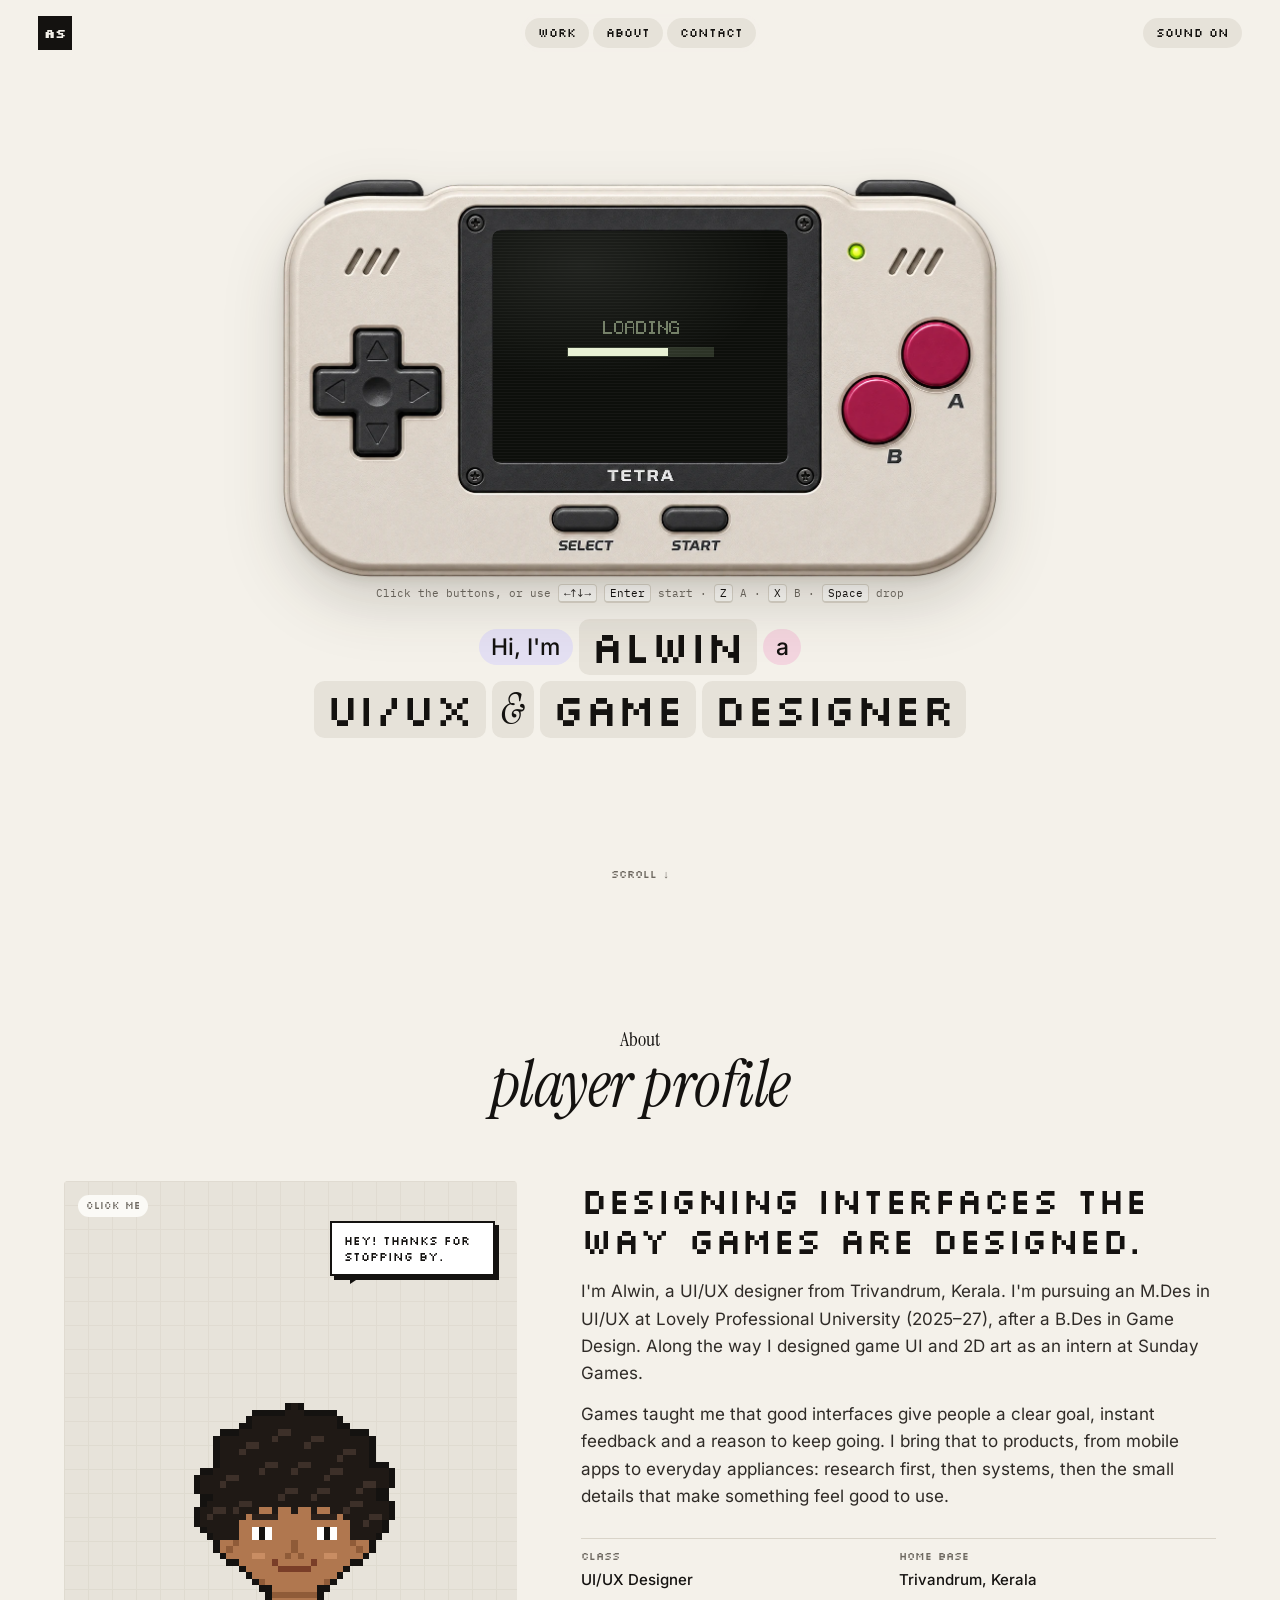
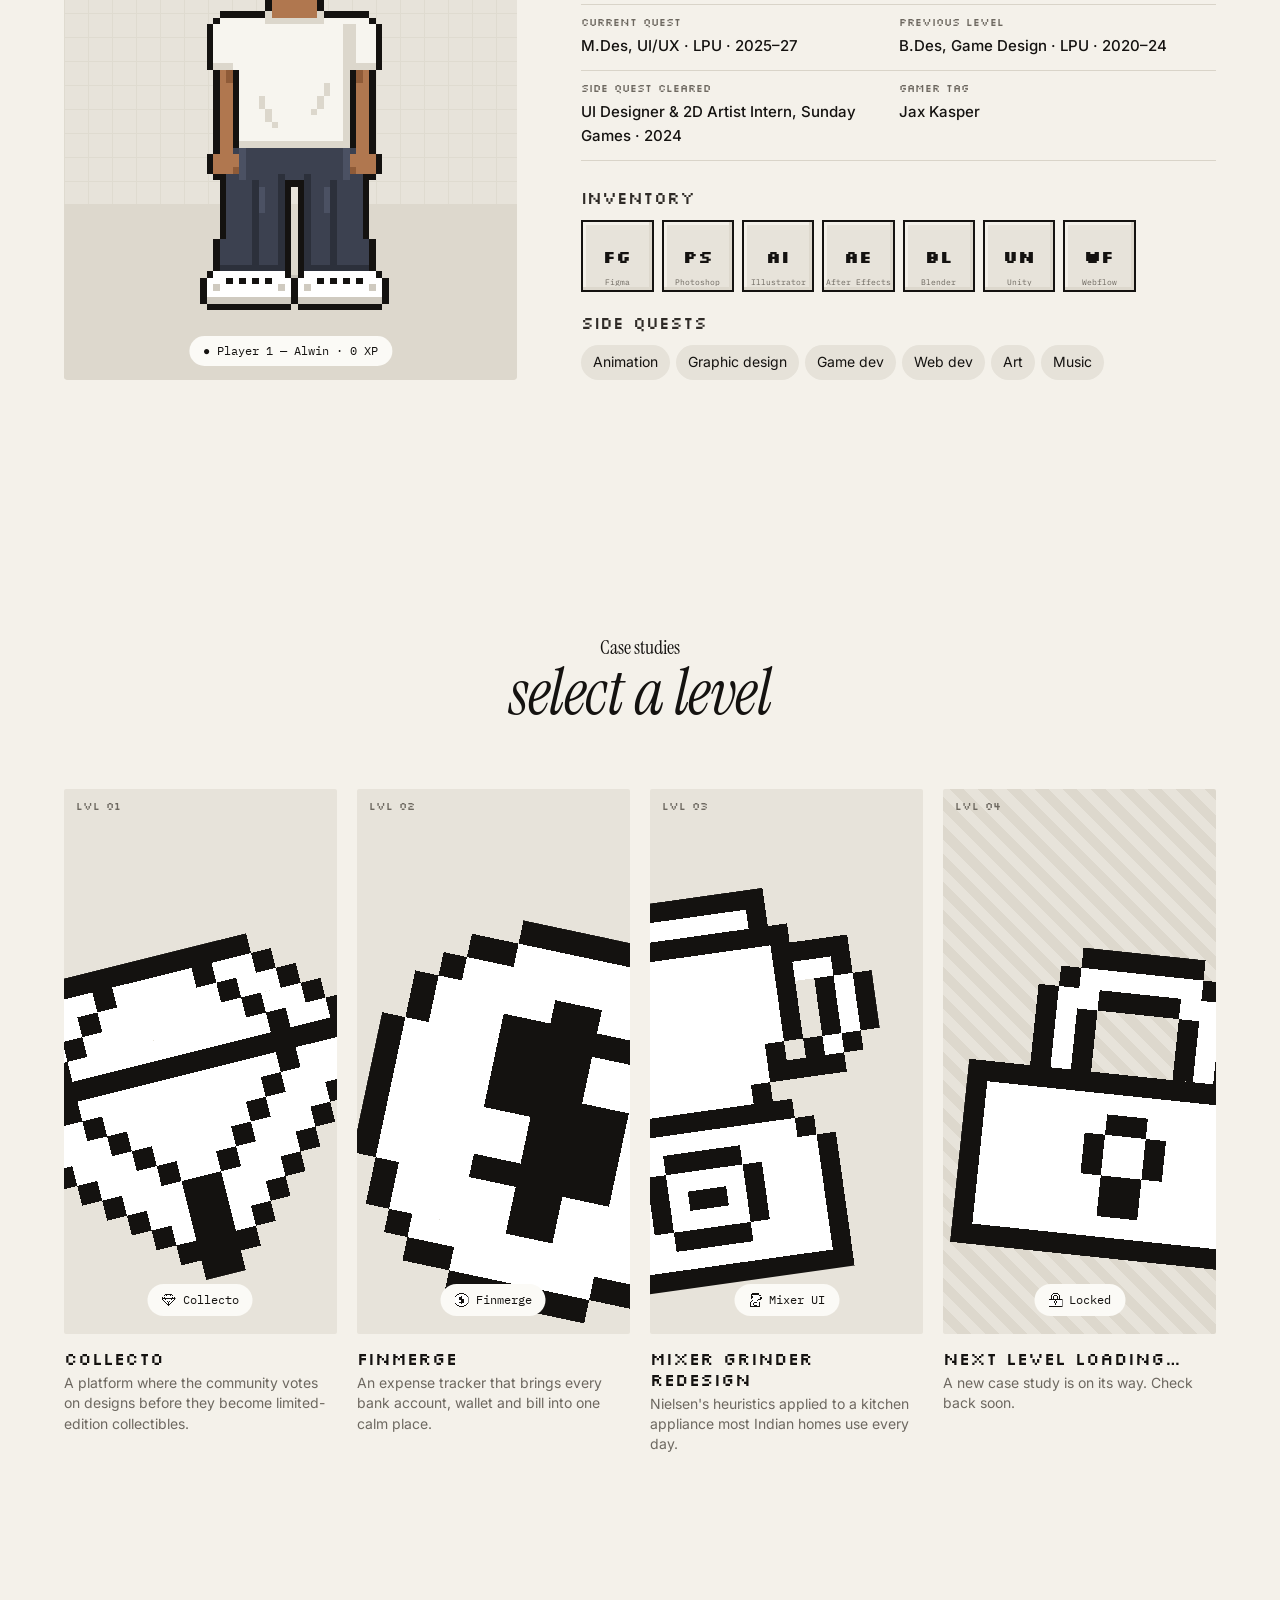
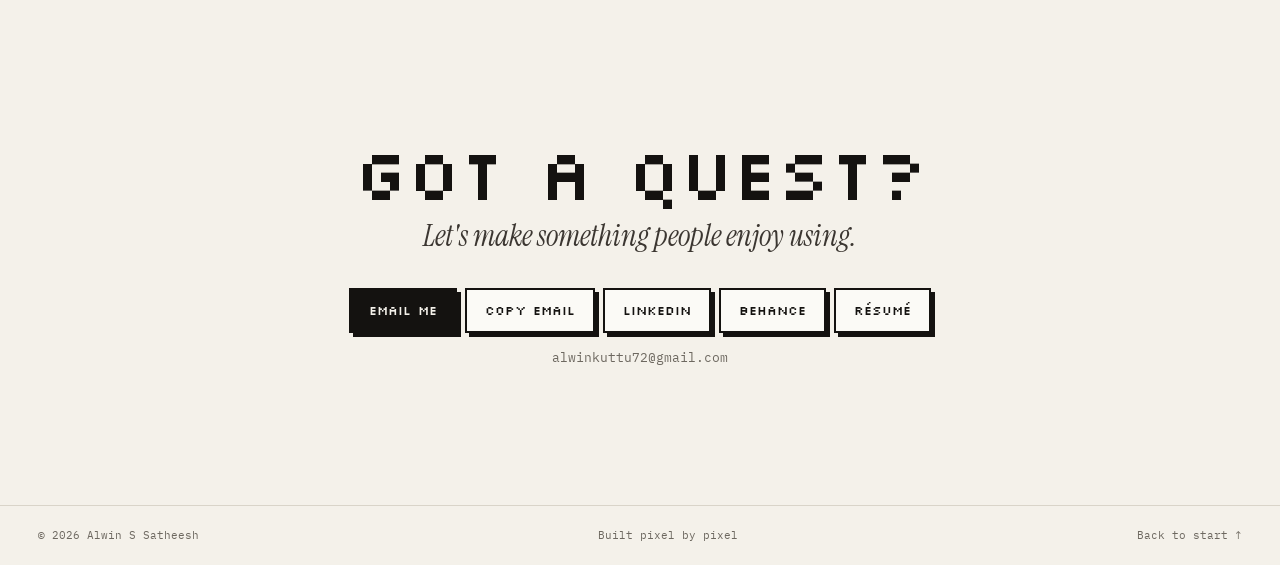
<file: index.html>
<!DOCTYPE html>
<html lang="en">
<head>
<meta charset="utf-8">
<meta name="viewport" content="width=device-width, initial-scale=1">
<title>Alwin S Satheesh — UI/UX & Game Designer</title>
<meta name="description" content="Portfolio of Alwin S Satheesh, a UI/UX designer with a game design background. Press start.">
<meta property="og:title" content="Alwin S Satheesh — UI/UX & Game Designer">
<meta property="og:description" content="A playable portfolio. Press start.">
<meta property="og:type" content="website">
<meta property="og:url" content="https://alwinkuttu72.github.io/">
<meta property="og:image" content="https://alwinkuttu72.github.io/assets/og.png">
<meta property="og:image:width" content="1200">
<meta property="og:image:height" content="630">
<meta name="twitter:card" content="summary_large_image">
<meta name="twitter:image" content="https://alwinkuttu72.github.io/assets/og.png">
<link rel="icon" href="data:image/svg+xml,%3Csvg xmlns='http://www.w3.org/2000/svg' viewBox='0 0 8 8' shape-rendering='crispEdges'%3E%3Crect width='8' height='8' fill='%23141210'/%3E%3Crect x='1' y='1' width='6' height='4' fill='%23e8f1d4'/%3E%3Crect x='5' y='6' width='1' height='1' fill='%23b3164c'/%3E%3Crect x='1' y='6' width='2' height='1' fill='%23e8f1d4'/%3E%3C/svg%3E">
<link rel="stylesheet" href="css/fonts.css">
<link rel="stylesheet" href="css/style.css">
</head>
<body>

<header class="top">
  <a class="logo" href="#top" aria-label="Alwin S Satheesh, back to top">AS</a>
  <nav class="nav" aria-label="Main">
    <a href="#work">Work</a>
    <a href="#about">About</a>
    <a href="#contact">Contact</a>
  </nav>
  <div class="top-r">
    <button class="pill" id="sound" aria-pressed="true">Sound on</button>
  </div>
</header>

<main id="top">
  <!-- ============ HERO: the playable console ============ -->
  <section class="hero" aria-label="Intro">
    <div class="console" id="console">
      <img src="assets/console.webp" alt="A retro handheld game console. Its screen is playable." width="1455" height="815">
      <div class="screen" id="screen" role="application" aria-label="Game screen. Press Start, or Enter on your keyboard.">
        <canvas id="lcd" width="160" height="128"></canvas>
      </div>
      <button class="btn b-up" data-k="up" aria-label="D-pad up"></button>
      <button class="btn b-down" data-k="down" aria-label="D-pad down"></button>
      <button class="btn b-left" data-k="left" aria-label="D-pad left"></button>
      <button class="btn b-right" data-k="right" aria-label="D-pad right"></button>
      <button class="btn round b-a" data-k="a" aria-label="A button"></button>
      <button class="btn round b-b" data-k="b" aria-label="B button"></button>
      <button class="btn pillb b-select" data-k="select" aria-label="Select button"></button>
      <button class="btn pillb b-start" data-k="start" aria-label="Start button"></button>
    </div>
    <p class="keys">Click the buttons, or use <kbd>←↑↓→</kbd> <kbd>Enter</kbd> start · <kbd>Z</kbd> A · <kbd>X</kbd> B · <kbd>Space</kbd> drop</p>

    <h1 class="chips">
      <span class="ln"><span class="sm l">Hi, I'm</span><span>Alwin</span><span class="sm p">a</span></span>
      <span class="ln"><span>UI/UX</span><span class="amp">&amp;</span><span>Game</span><span>Designer</span></span>
    </h1>

    <a class="scrollcue" href="#about">Scroll ↓</a>
  </section>

  <!-- ============ ABOUT ============ -->
  <section class="band" id="about">
    <div class="wrap">
      <div class="shead rv"><p>About</p><h2>player profile</h2></div>
      <div class="about">
        <div class="avatar-card rv">
          <div class="floor"></div>
          <div class="shadow"></div>
          <button class="avwrap" id="avwrap" type="button" aria-label="Pixel art of Alwin: curly hair, white t-shirt, baggy pants, white sneakers. Click to interact.">
            <svg class="avatar f-idle" id="avatar" aria-hidden="true"></svg>
            <svg class="avatar f-wave" id="avatarWave" aria-hidden="true"></svg>
          </button>
          <div class="fx" id="fx" aria-hidden="true"></div>
          <div class="bubble" id="bubble" aria-live="polite">Hey! Thanks for stopping by.</div>
          <span class="tag">● Player 1 — Alwin · <span id="xp">0</span> XP</span>
          <span class="hint-click">Click me</span>
        </div>
        <div class="bio rv">
          <h3>Designing interfaces the way games are designed.</h3>
          <p>I'm Alwin, a UI/UX designer from Trivandrum, Kerala. I'm pursuing an M.Des in UI/UX at Lovely Professional University (2025–27), after a B.Des in Game Design. Along the way I designed game UI and 2D art as an intern at Sunday Games.</p>
          <p>Games taught me that good interfaces give people a clear goal, instant feedback and a reason to keep going. I bring that to products, from mobile apps to everyday appliances: research first, then systems, then the small details that make something feel good to use.</p>
          <dl class="stats">
            <div><dt>Class</dt><dd>UI/UX Designer</dd></div>
            <div><dt>Home base</dt><dd>Trivandrum, Kerala</dd></div>
            <div><dt>Current quest</dt><dd>M.Des, UI/UX · LPU · 2025–27</dd></div>
            <div><dt>Previous level</dt><dd>B.Des, Game Design · LPU · 2020–24</dd></div>
            <div><dt>Side quest cleared</dt><dd>UI Designer &amp; 2D Artist Intern, Sunday Games · 2024</dd></div>
            <div><dt>Gamer tag</dt><dd>Jax Kasper</dd></div>
          </dl>
          <p class="inv-h">Inventory</p>
          <ul class="inv">
            <li><b>Fg</b><small>Figma</small></li>
            <li><b>Ps</b><small>Photoshop</small></li>
            <li><b>Ai</b><small>Illustrator</small></li>
            <li><b>Ae</b><small>After Effects</small></li>
            <li><b>Bl</b><small>Blender</small></li>
            <li><b>Un</b><small>Unity</small></li>
            <li><b>Wf</b><small>Webflow</small></li>
          </ul>
          <p class="inv-h">Side quests</p>
          <ul class="quests"><li>Animation</li><li>Graphic design</li><li>Game dev</li><li>Web dev</li><li>Art</li><li>Music</li></ul>
        </div>
      </div>
    </div>
  </section>

  <!-- ============ WORK ============ -->
  <section class="band" id="work">
    <div class="wrap">
      <div class="shead rv"><p>Case studies</p><h2>select a level</h2></div>
      <div class="work">
        <a class="level rv" href="work/collecto.html" style="--hc:#F7C20D">
          <div class="strip"><span class="lv">LVL 01</span><svg class="art" data-art="gem" style="--w:150%;--x:-30%;--y:30%;--r:-14deg"></svg><span class="tag"><svg data-art="gem" aria-hidden="true"></svg>Collecto</span></div>
          <div><h3>Collecto</h3><p>A platform where the community votes on designs before they become limited-edition collectibles.</p><span class="go">Play level →</span></div>
        </a>
        <a class="level rv" href="work/finmerge.html" style="--hc:#C8F57A">
          <div class="strip"><span class="lv">LVL 02</span><svg class="art" data-art="coin" style="--w:140%;--x:2%;--y:26%;--r:12deg"></svg><span class="tag"><svg data-art="coin" aria-hidden="true"></svg>Finmerge</span></div>
          <div><h3>Finmerge</h3><p>An expense tracker that brings every bank account, wallet and bill into one calm place.</p><span class="go">Play level →</span></div>
        </a>
        <a class="level rv" href="work/mixer.html" style="--hc:#2F7CF6">
          <div class="strip"><span class="lv">LVL 03</span><svg class="art" data-art="blender" style="--w:135%;--x:-48%;--y:20%;--r:-8deg"></svg><span class="tag"><svg data-art="blender" aria-hidden="true"></svg>Mixer UI</span></div>
          <div><h3>Mixer Grinder Redesign</h3><p>Nielsen's heuristics applied to a kitchen appliance most Indian homes use every day.</p><span class="go">Play level →</span></div>
        </a>
        <div class="level locked rv" aria-label="Level 4, coming soon">
          <div class="strip"><span class="lv">LVL 04</span><svg class="art" data-art="lock" style="--w:120%;--x:8%;--y:30%;--r:6deg"></svg><span class="tag"><svg data-art="lock" aria-hidden="true"></svg>Locked</span></div>
          <div><h3>Next level loading…</h3><p>A new case study is on its way. Check back soon.</p></div>
        </div>
      </div>
    </div>
  </section>

  <!-- ============ CONTACT ============ -->
  <section class="band contact" id="contact">
    <div class="wrap rv">
      <h2>Got a quest?</h2>
      <p class="sub">Let's make something people enjoy using.</p>
      <div class="links">
        <a class="primary" href="mailto:alwinkuttu72@gmail.com">Email me</a>
        <button type="button" id="copy" data-mail="alwinkuttu72@gmail.com">Copy email</button>
        <a href="https://www.linkedin.com/in/alwin-s-satheesh-27164722a/" target="_blank" rel="noopener">LinkedIn</a>
        <a href="https://www.behance.net/alwinkuttu" target="_blank" rel="noopener">Behance</a>
        <a href="assets/Alwin_S_Satheesh_Resume.pdf" target="_blank" rel="noopener" id="resume">Résumé</a>
      </div>
      <p class="mailtext">alwinkuttu72@gmail.com</p>
    </div>
  </section>
</main>

<footer>
  <span>© 2026 Alwin S Satheesh</span>
  <span>Built pixel by pixel</span>
  <a href="#top">Back to start ↑</a>
</footer>

<script src="js/art-data.js"></script>
<script src="js/pixels.js"></script>
<script src="js/console.js"></script>
<script src="js/main.js"></script>
</body>
</html>
</file>
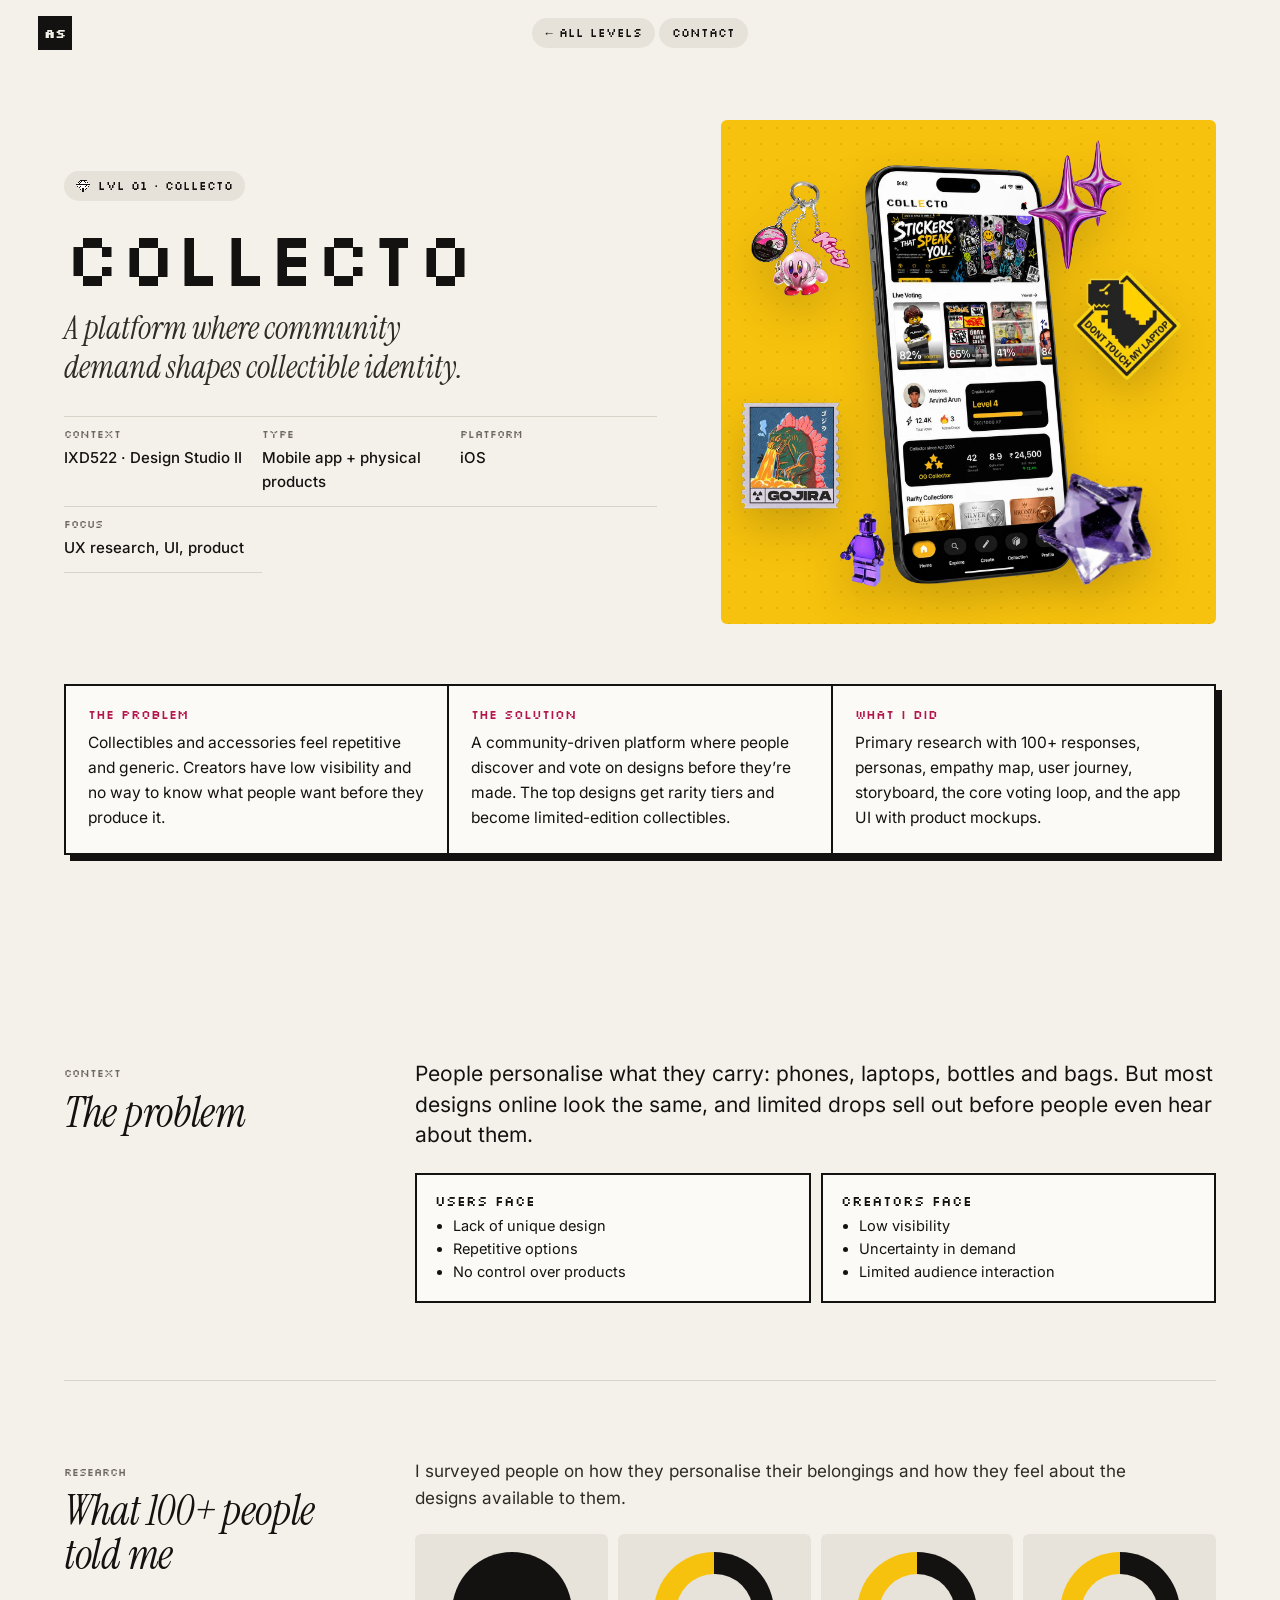
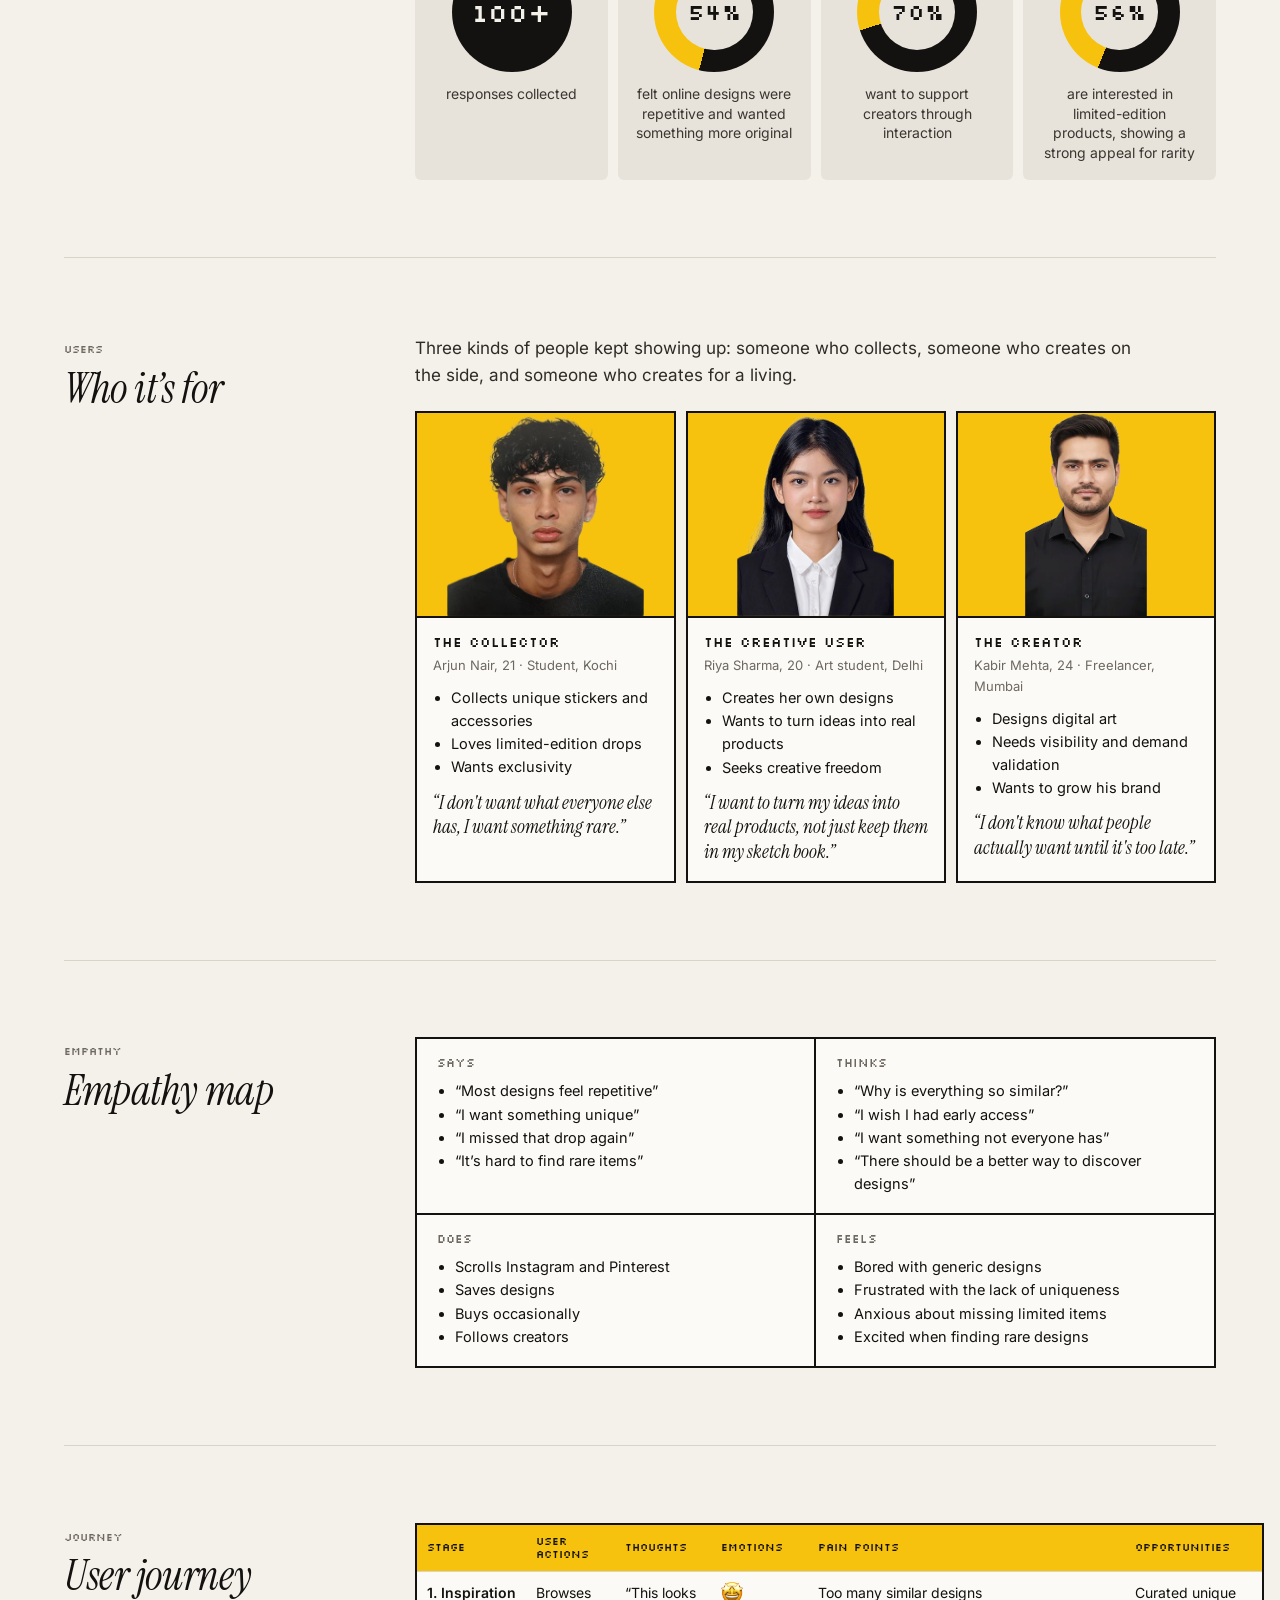
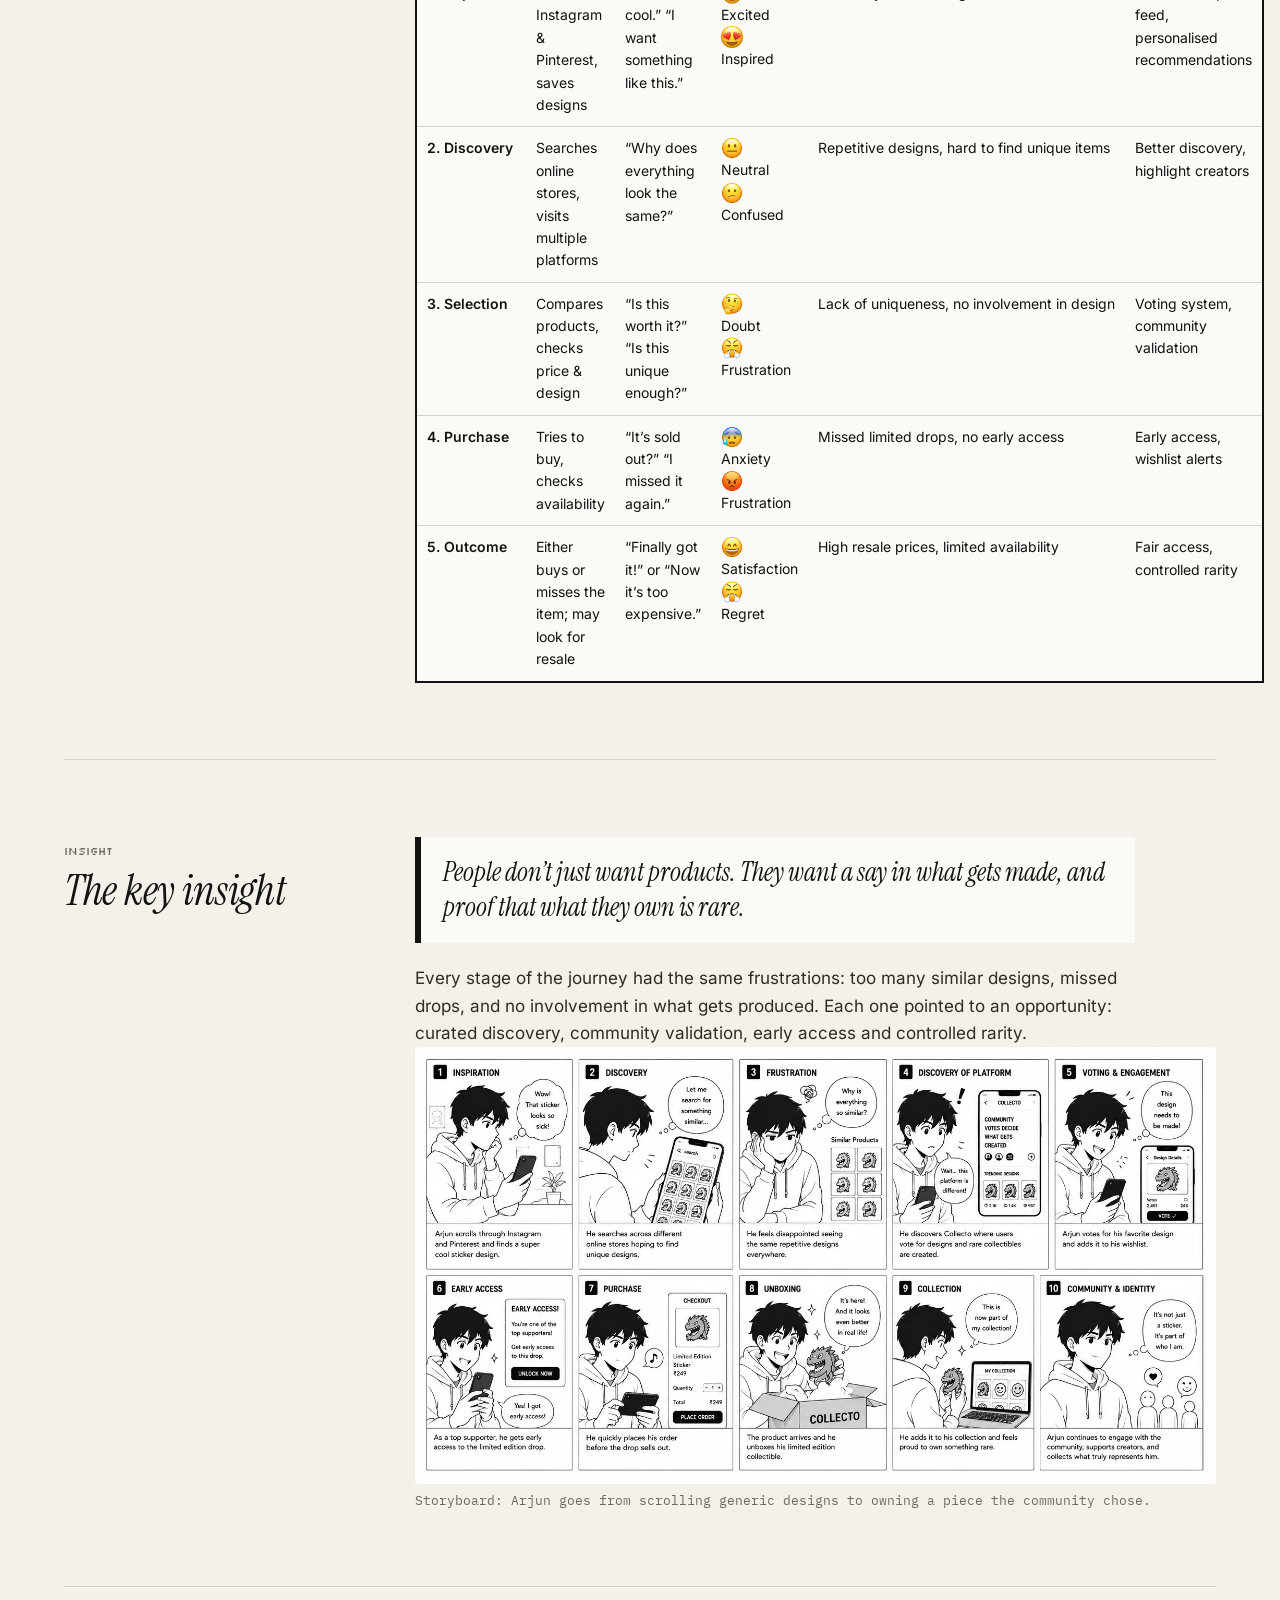
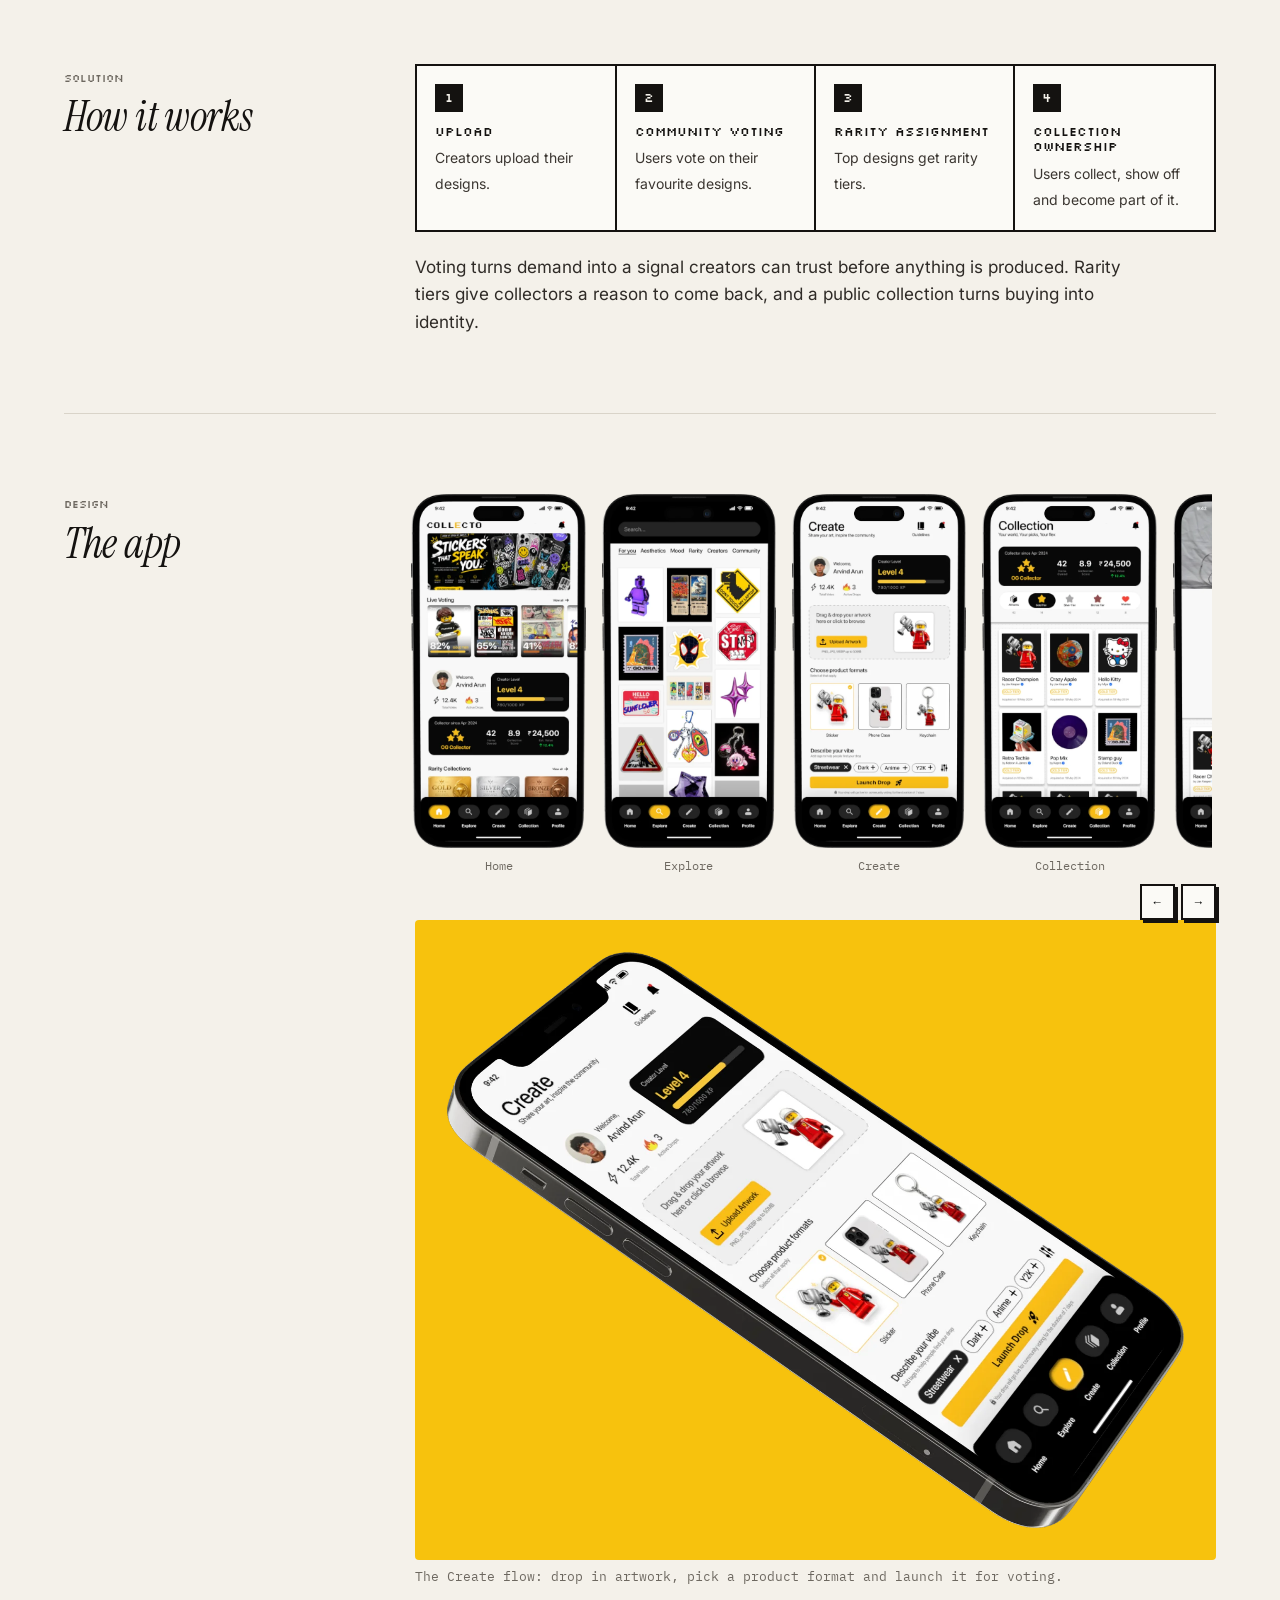
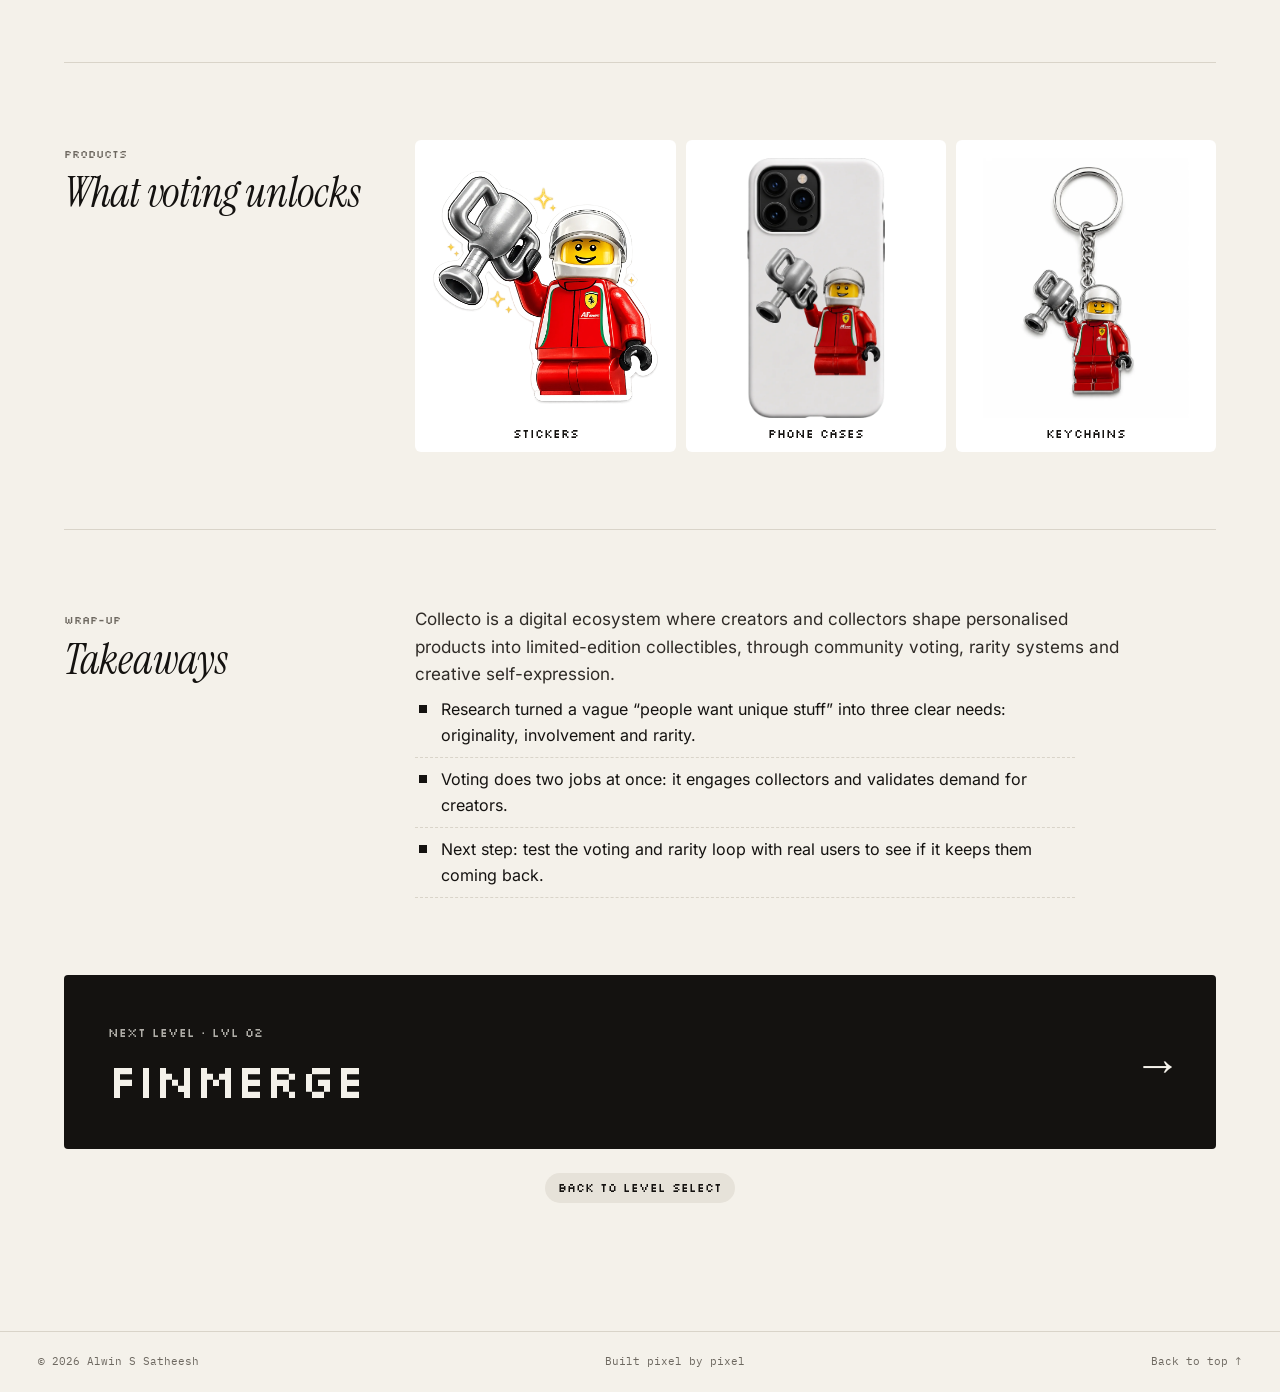
<file: work/collecto.html>
<!DOCTYPE html>
<html lang="en">
<head>
<meta charset="utf-8">
<meta name="viewport" content="width=device-width, initial-scale=1">
<title>Collecto — Alwin S Satheesh</title>
<meta name="description" content="A platform where community demand shapes collectible identity.">
<link rel="icon" href="data:image/svg+xml,%3Csvg xmlns='http://www.w3.org/2000/svg' viewBox='0 0 8 8' shape-rendering='crispEdges'%3E%3Crect width='8' height='8' fill='%23141210'/%3E%3Crect x='1' y='1' width='6' height='4' fill='%23e8f1d4'/%3E%3Crect x='5' y='6' width='1' height='1' fill='%23b3164c'/%3E%3Crect x='1' y='6' width='2' height='1' fill='%23e8f1d4'/%3E%3C/svg%3E">
<link rel="stylesheet" href="../css/fonts.css">
<link rel="stylesheet" href="../css/style.css">
<link rel="stylesheet" href="../css/case.css">
</head>
<body style="--acc:#F7C20D;--acc-ring:#141210">
<header class="top">
  <a class="logo" href="../index.html" aria-label="Home">AS</a>
  <nav class="nav" aria-label="Main"><a href="../index.html#work">← All levels</a><a href="../index.html#contact">Contact</a></nav>
  <div class="top-r"></div>
</header>
<main>
  <section class="c-hero">
    <div class="wrap v2">
      <div class="rv">
        <span class="lvchip"><svg data-art="gem" aria-hidden="true"></svg>LVL 01 · Collecto</span>
        <h1>Collecto</h1>
        <p class="sub">A platform where community demand shapes collectible identity.</p>
        <dl class="meta"><div><dt>Context</dt><dd>IXD522 · Design Studio II</dd></div><div><dt>Type</dt><dd>Mobile app + physical products</dd></div><div><dt>Platform</dt><dd>iOS</dd></div><div><dt>Focus</dt><dd>UX research, UI, product</dd></div></dl>
      </div>
      <div class="rv"><div class="scene">
    <img src="../assets/work/collecto/phone-hero.webp" alt="Collecto home screen on an iPhone" style="width:42%;left:29%;top:9%">
    <img class="fl" src="../assets/work/collecto/sparkle.webp" alt="" style="width:19%;left:62%;top:4%;--rot:8deg">
    <img class="fl d2" src="../assets/work/collecto/sticker-dino.webp" alt="" style="width:22%;left:71%;top:30%;--rot:12deg">
    <img class="fl d3" src="../assets/work/collecto/star.webp" alt="" style="width:23%;left:64%;top:70%;--rot:-6deg">
    <img class="fl" src="../assets/work/collecto/keychain-pink.webp" alt="" style="width:20%;left:6%;top:12%;--rot:-10deg">
    <img class="fl d2" src="../assets/work/collecto/sticker-gojira.webp" alt="" style="width:20%;left:4%;top:56%;--rot:-8deg">
    <img class="fl d3" src="../assets/work/collecto/lego.webp" alt="" style="width:9%;left:24%;top:78%;--rot:6deg">
  </div></div>
    </div>
  </section>
  <section class="band" style="padding-top:20px;padding-bottom:0"><div class="wrap"><div class="tldr rv"><div><h3>The problem</h3><p>Collectibles and accessories feel repetitive and generic. Creators have low visibility and no way to know what people want before they produce it.</p></div><div><h3>The solution</h3><p>A community-driven platform where people discover and vote on designs before they’re made. The top designs get rarity tiers and become limited-edition collectibles.</p></div><div><h3>What I did</h3><p>Primary research with 100+ responses, personas, empathy map, user journey, storyboard, the core voting loop, and the app UI with product mockups.</p></div></div></div></section>
  <section class="band"><div class="wrap"><section class="sec"><div class="sec-l rv"><span>Context</span><h2>The problem</h2></div><div class="sec-r rv"><p class=lead>People personalise what they carry: phones, laptops, bottles and bags. But most designs online look the same, and limited drops sell out before people even hear about them.</p><div class="grid2"><div class="card"><h4>Users face</h4><ul><li>Lack of unique design</li><li>Repetitive options</li><li>No control over products</li></ul></div><div class="card"><h4>Creators face</h4><ul><li>Low visibility</li><li>Uncertainty in demand</li><li>Limited audience interaction</li></ul></div></div></div></section><section class="sec"><div class="sec-l rv"><span>Research</span><h2>What 100+ people told me</h2></div><div class="sec-r rv"><p>I surveyed people on how they personalise their belongings and how they feel about the designs available to them.</p><div class="donuts">
       <div class="donut big"><div class="ring"><b>100+</b></div><span>responses collected</span></div>
       <div class="donut" style="--v:54"><div class="ring"><b>54%</b></div><span>felt online designs were repetitive and wanted something more original</span></div>
       <div class="donut" style="--v:70"><div class="ring"><b>70%</b></div><span>want to support creators through interaction</span></div>
       <div class="donut" style="--v:56"><div class="ring"><b>56%</b></div><span>are interested in limited-edition products, showing a strong appeal for rarity</span></div></div></div></section><section class="sec"><div class="sec-l rv"><span>Users</span><h2>Who it’s for</h2></div><div class="sec-r rv"><p>Three kinds of people kept showing up: someone who collects, someone who creates on the side, and someone who creates for a living.</p><div class="grid3"><div class="pcard"><div class="ph"><img loading="lazy" src="../assets/work/collecto/p-arjun.webp" alt="The Collector"></div><div class="bd"><h4>The Collector</h4><p class="who">Arjun Nair, 21 · Student, Kochi</p><ul><li>Collects unique stickers and accessories</li><li>Loves limited-edition drops</li><li>Wants exclusivity</li></ul><q>I don't want what everyone else has, I want something rare.</q></div></div><div class="pcard"><div class="ph"><img loading="lazy" src="../assets/work/collecto/p-riya.webp" alt="The Creative User"></div><div class="bd"><h4>The Creative User</h4><p class="who">Riya Sharma, 20 · Art student, Delhi</p><ul><li>Creates her own designs</li><li>Wants to turn ideas into real products</li><li>Seeks creative freedom</li></ul><q>I want to turn my ideas into real products, not just keep them in my sketch book.</q></div></div><div class="pcard"><div class="ph"><img loading="lazy" src="../assets/work/collecto/p-kabir.webp" alt="The Creator"></div><div class="bd"><h4>The Creator</h4><p class="who">Kabir Mehta, 24 · Freelancer, Mumbai</p><ul><li>Designs digital art</li><li>Needs visibility and demand validation</li><li>Wants to grow his brand</li></ul><q>I don't know what people actually want until it's too late.</q></div></div></div></div></section><section class="sec"><div class="sec-l rv"><span>Empathy</span><h2>Empathy map</h2></div><div class="sec-r rv"><div><div class="emp"><div><h4>Says</h4><ul><li>“Most designs feel repetitive”</li><li>“I want something unique”</li><li>“I missed that drop again”</li><li>“It’s hard to find rare items”</li></ul></div><div><h4>Thinks</h4><ul><li>“Why is everything so similar?”</li><li>“I wish I had early access”</li><li>“I want something not everyone has”</li><li>“There should be a better way to discover designs”</li></ul></div><div><h4>Does</h4><ul><li>Scrolls Instagram and Pinterest</li><li>Saves designs</li><li>Buys occasionally</li><li>Follows creators</li></ul></div><div><h4>Feels</h4><ul><li>Bored with generic designs</li><li>Frustrated with the lack of uniqueness</li><li>Anxious about missing limited items</li><li>Excited when finding rare designs</li></ul></div></div></div></div></section><section class="sec"><div class="sec-l rv"><span>Journey</span><h2>User journey</h2></div><div class="sec-r rv"><div class="scroll"><table class="t stack jr"><thead><tr><th>Stage</th><th>User actions</th><th>Thoughts</th><th>Emotions</th><th>Pain points</th><th>Opportunities</th></tr></thead><tbody><tr><td>1. Inspiration</td><td>Browses Instagram & Pinterest, saves designs</td><td>“This looks cool.” “I want something like this.”</td><td><img src="../assets/work/collecto/e-excited.webp" alt="">Excited<br><img src="../assets/work/collecto/e-inspired.webp" alt="">Inspired</td><td>Too many similar designs</td><td>Curated unique feed, personalised recommendations</td></tr><tr><td>2. Discovery</td><td>Searches online stores, visits multiple platforms</td><td>“Why does everything look the same?”</td><td><img src="../assets/work/collecto/e-neutral.webp" alt="">Neutral<br><img src="../assets/work/collecto/e-confused.webp" alt="">Confused</td><td>Repetitive designs, hard to find unique items</td><td>Better discovery, highlight creators</td></tr><tr><td>3. Selection</td><td>Compares products, checks price & design</td><td>“Is this worth it?” “Is this unique enough?”</td><td><img src="../assets/work/collecto/e-doubt.webp" alt="">Doubt<br><img src="../assets/work/collecto/e-frustrated.webp" alt="">Frustration</td><td>Lack of uniqueness, no involvement in design</td><td>Voting system, community validation</td></tr><tr><td>4. Purchase</td><td>Tries to buy, checks availability</td><td>“It’s sold out?” “I missed it again.”</td><td><img src="../assets/work/collecto/e-anxious.webp" alt="">Anxiety<br><img src="../assets/work/collecto/e-angry.webp" alt="">Frustration</td><td>Missed limited drops, no early access</td><td>Early access, wishlist alerts</td></tr><tr><td>5. Outcome</td><td>Either buys or misses the item; may look for resale</td><td>“Finally got it!” or “Now it’s too expensive.”</td><td><img src="../assets/work/collecto/e-happy.webp" alt="">Satisfaction<br><img src="../assets/work/collecto/e-frustrated.webp" alt="">Regret</td><td>High resale prices, limited availability</td><td>Fair access, controlled rarity</td></tr></tbody></table></div></div></section><section class="sec"><div class="sec-l rv"><span>Insight</span><h2>The key insight</h2></div><div class="sec-r rv"><blockquote>People don’t just want products. They want a say in what gets made, and proof that what they own is rare.</blockquote><p>Every stage of the journey had the same frustrations: too many similar designs, missed drops, and no involvement in what gets produced. Each one pointed to an opportunity: curated discovery, community validation, early access and controlled rarity.</p><figure class="f"><div class="frame panel"><img loading="lazy" src="../assets/work/collecto/storyboard.webp" alt="Storyboard: Arjun goes from scrolling generic designs to owning a piece the community chose."></div><figcaption>Storyboard: Arjun goes from scrolling generic designs to owning a piece the community chose.</figcaption></figure></div></section><section class="sec"><div class="sec-l rv"><span>Solution</span><h2>How it works</h2></div><div class="sec-r rv"><div class="steps"><div><b>Upload</b><span>Creators upload their designs.</span></div><div><b>Community voting</b><span>Users vote on their favourite designs.</span></div><div><b>Rarity assignment</b><span>Top designs get rarity tiers.</span></div><div><b>Collection ownership</b><span>Users collect, show off and become part of it.</span></div></div><p>Voting turns demand into a signal creators can trust before anything is produced. Rarity tiers give collectors a reason to come back, and a public collection turns buying into identity.</p></div></section><section class="sec"><div class="sec-l rv"><span>Design</span><h2>The app</h2></div><div class="sec-r rv"><div class="gal" id="cs" tabindex="0" aria-label="Screens, scroll sideways"><figure><div class=""><img loading="lazy" src="../assets/work/collecto/s-home.webp" alt="Home"></div><figcaption>Home</figcaption></figure><figure><div class=""><img loading="lazy" src="../assets/work/collecto/s-explore.webp" alt="Explore"></div><figcaption>Explore</figcaption></figure><figure><div class=""><img loading="lazy" src="../assets/work/collecto/s-create.webp" alt="Create"></div><figcaption>Create</figcaption></figure><figure><div class=""><img loading="lazy" src="../assets/work/collecto/s-collection.webp" alt="Collection"></div><figcaption>Collection</figcaption></figure><figure><div class=""><img loading="lazy" src="../assets/work/collecto/s-profile.webp" alt="Profile"></div><figcaption>Profile</figcaption></figure></div><div class="galnav"><button type="button" data-g="cs" data-d="-1" aria-label="Previous">←</button><button type="button" data-g="cs" data-d="1" aria-label="Next">→</button></div><figure class="f"><div class="frame panel acc"><img loading="lazy" src="../assets/work/collecto/phone-tilted.webp" alt="The Create flow: drop in artwork, pick a product format and launch it for voting."></div><figcaption>The Create flow: drop in artwork, pick a product format and launch it for voting.</figcaption></figure></div></section><section class="sec"><div class="sec-l rv"><span>Products</span><h2>What voting unlocks</h2></div><div class="sec-r rv"><div class="prods">
       <figure><img loading="lazy" src="../assets/work/collecto/prod-sticker.webp" alt="Sticker"><figcaption>Stickers</figcaption></figure>
       <figure><img loading="lazy" src="../assets/work/collecto/prod-case.webp" alt="Phone case"><figcaption>Phone cases</figcaption></figure>
       <figure><img loading="lazy" src="../assets/work/collecto/prod-keychain.webp" alt="Keychain"><figcaption>Keychains</figcaption></figure></div></div></section><section class="sec"><div class="sec-l rv"><span>Wrap-up</span><h2>Takeaways</h2></div><div class="sec-r rv"><p>Collecto is a digital ecosystem where creators and collectors shape personalised products into limited-edition collectibles, through community voting, rarity systems and creative self-expression.</p><ul class="list"><li>Research turned a vague “people want unique stuff” into three clear needs: originality, involvement and rarity.</li><li>Voting does two jobs at once: it engages collectors and validates demand for creators.</li><li>Next step: test the voting and rarity loop with real users to see if it keeps them coming back.</li></ul></div></section>
    <a class="next" href="finmerge.html"><div><small>Next level · LVL 02</small><b>Finmerge</b></div><span class="arr">→</span></a>
    <div class="backrow"><a class="pill" href="../index.html#work">Back to level select</a></div>
  </div></section>
</main>
<footer><span>© 2026 Alwin S Satheesh</span><span>Built pixel by pixel</span><a href="#">Back to top ↑</a></footer>
<div class="lb" id="lb" role="dialog" aria-label="Enlarged image"><button type="button">Close ✕</button><img alt=""></div>
<script src="../js/art-data.js"></script>
<script src="../js/pixels.js"></script>
<script src="../js/main.js"></script>
<script src="../js/case.js"></script>
</body>
</html>
</file>
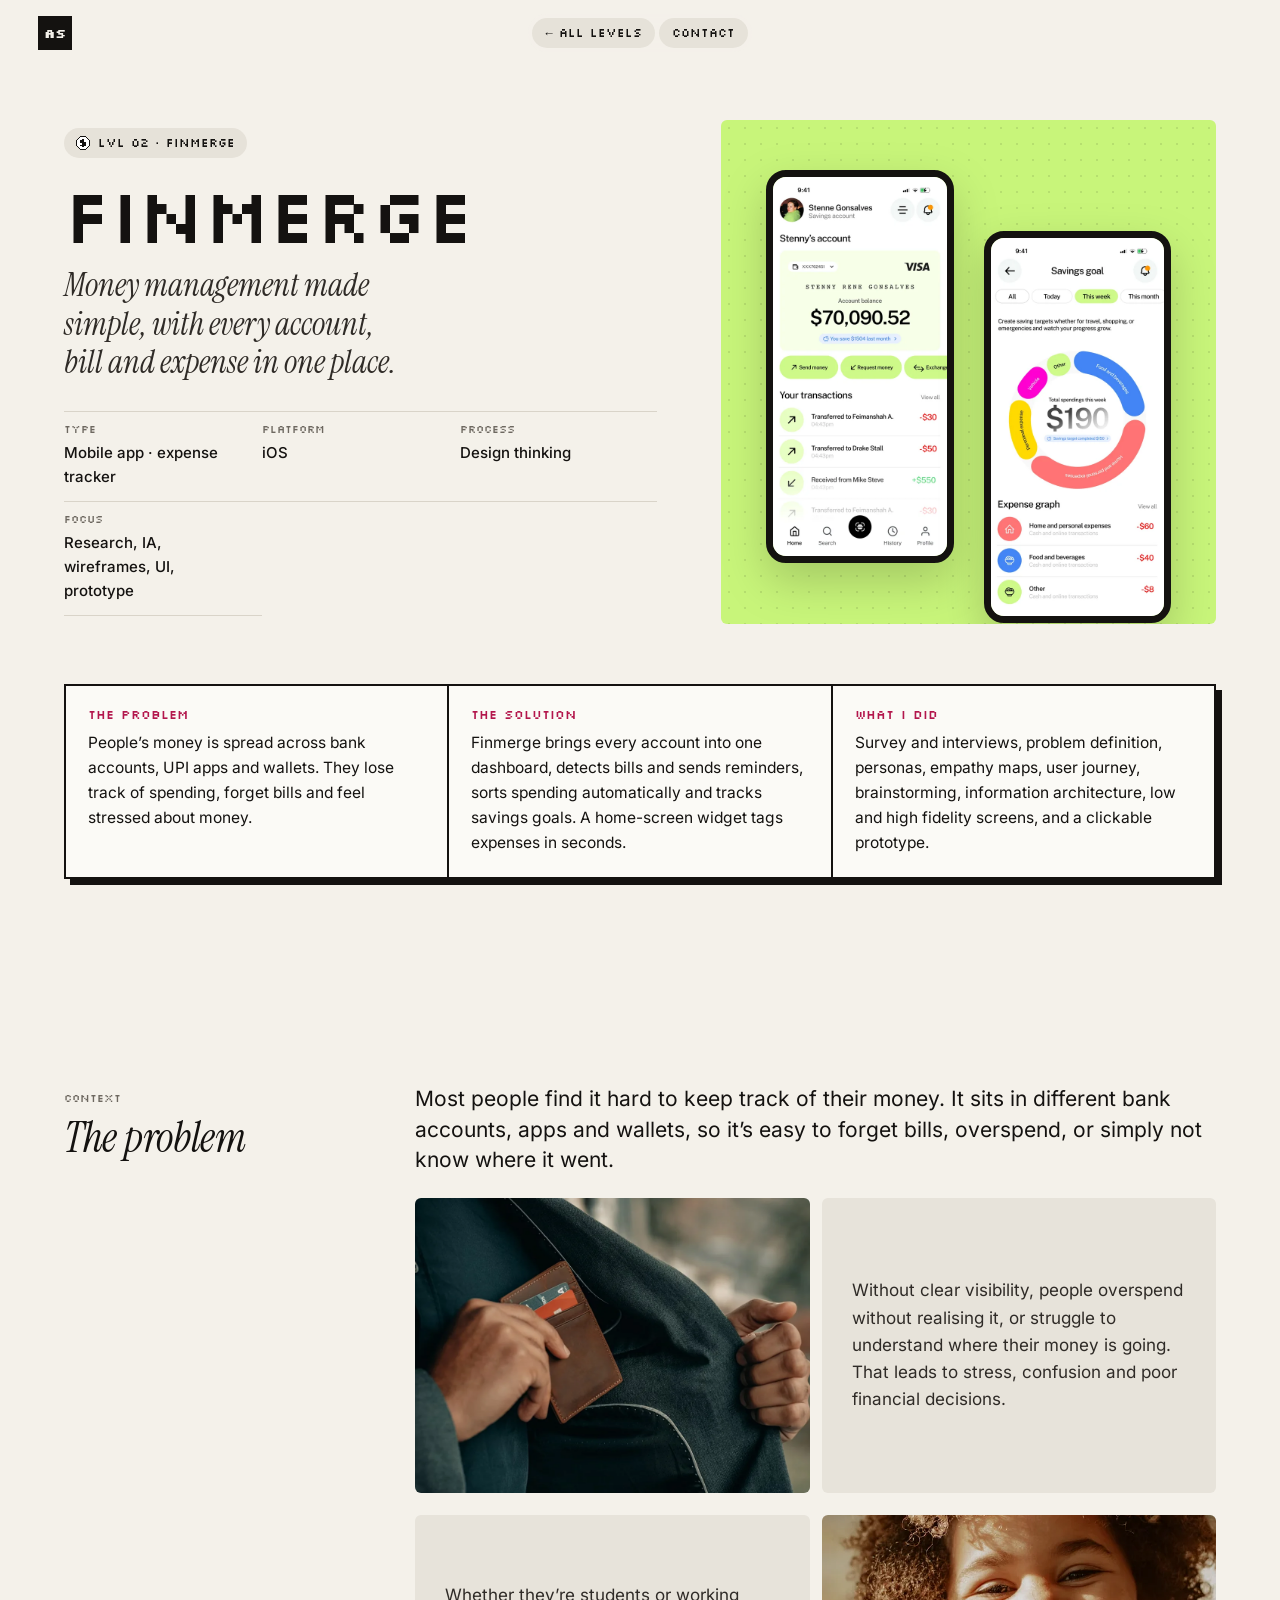
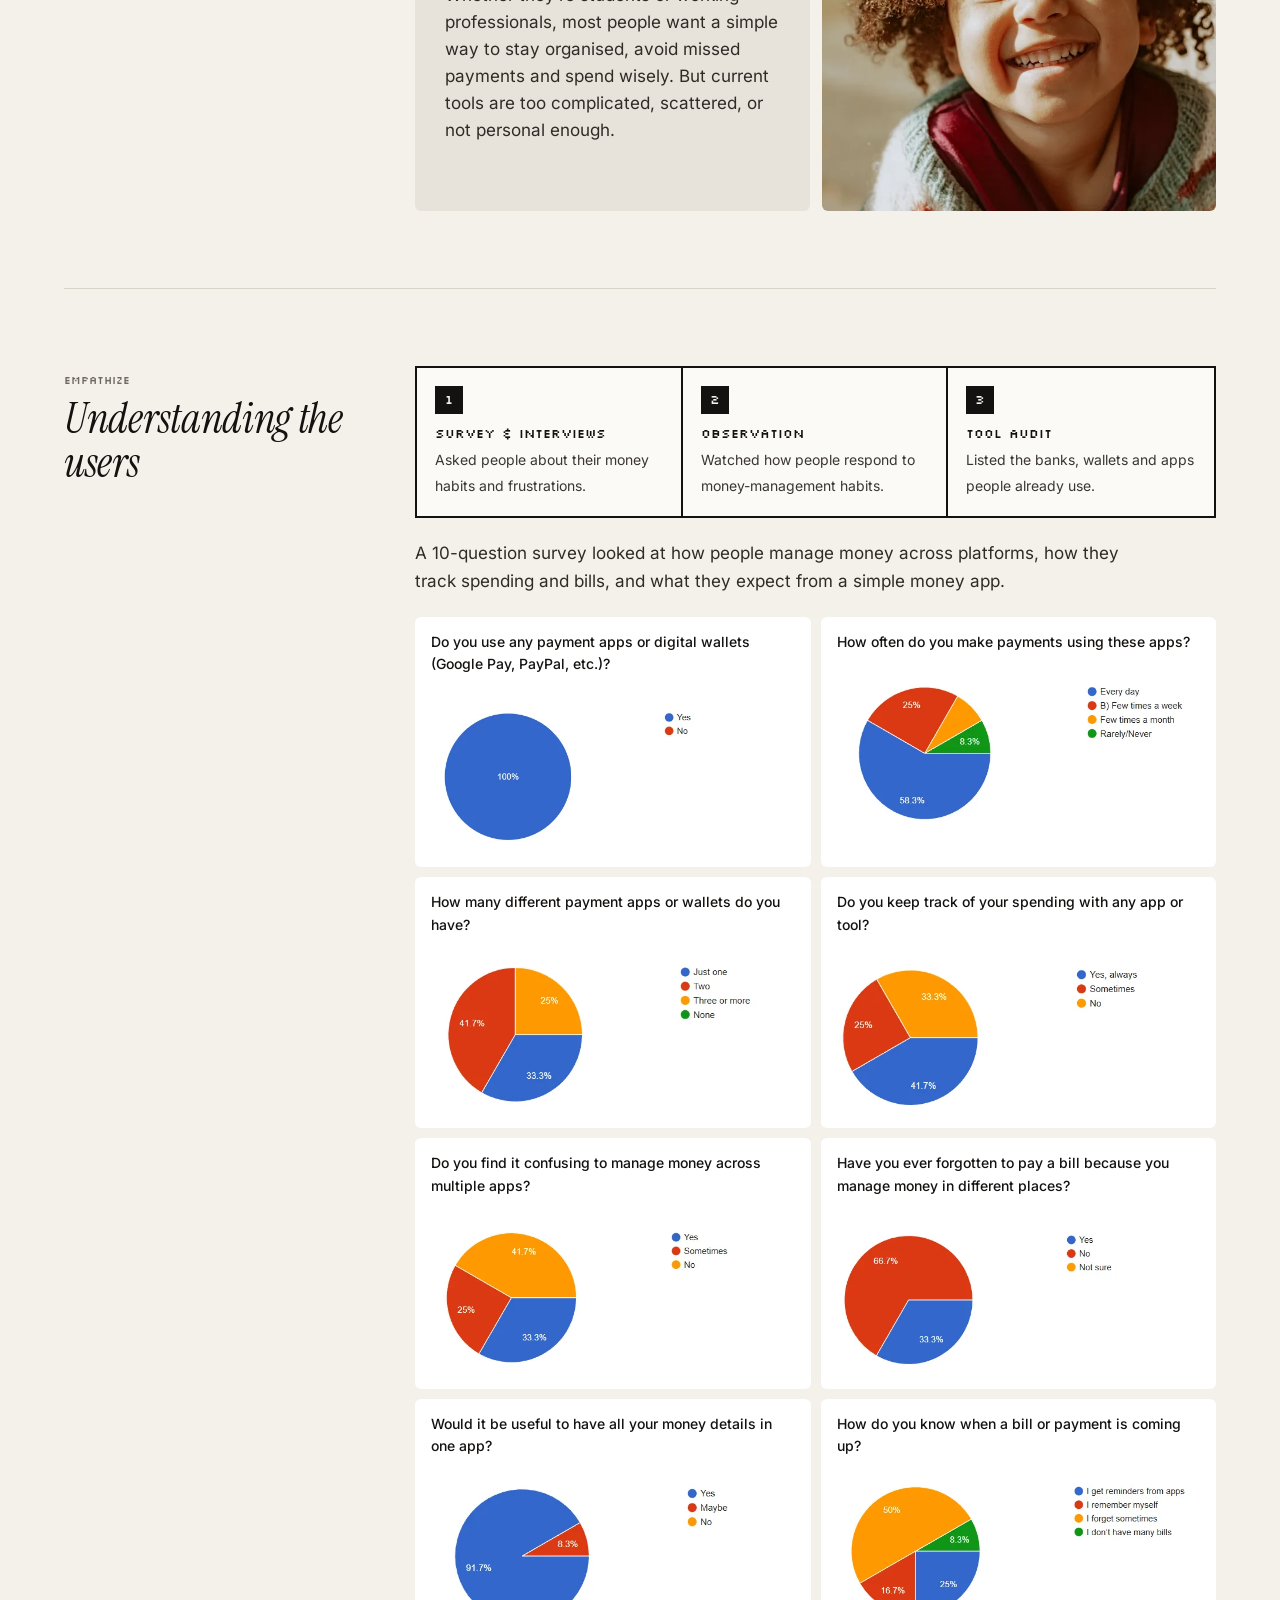
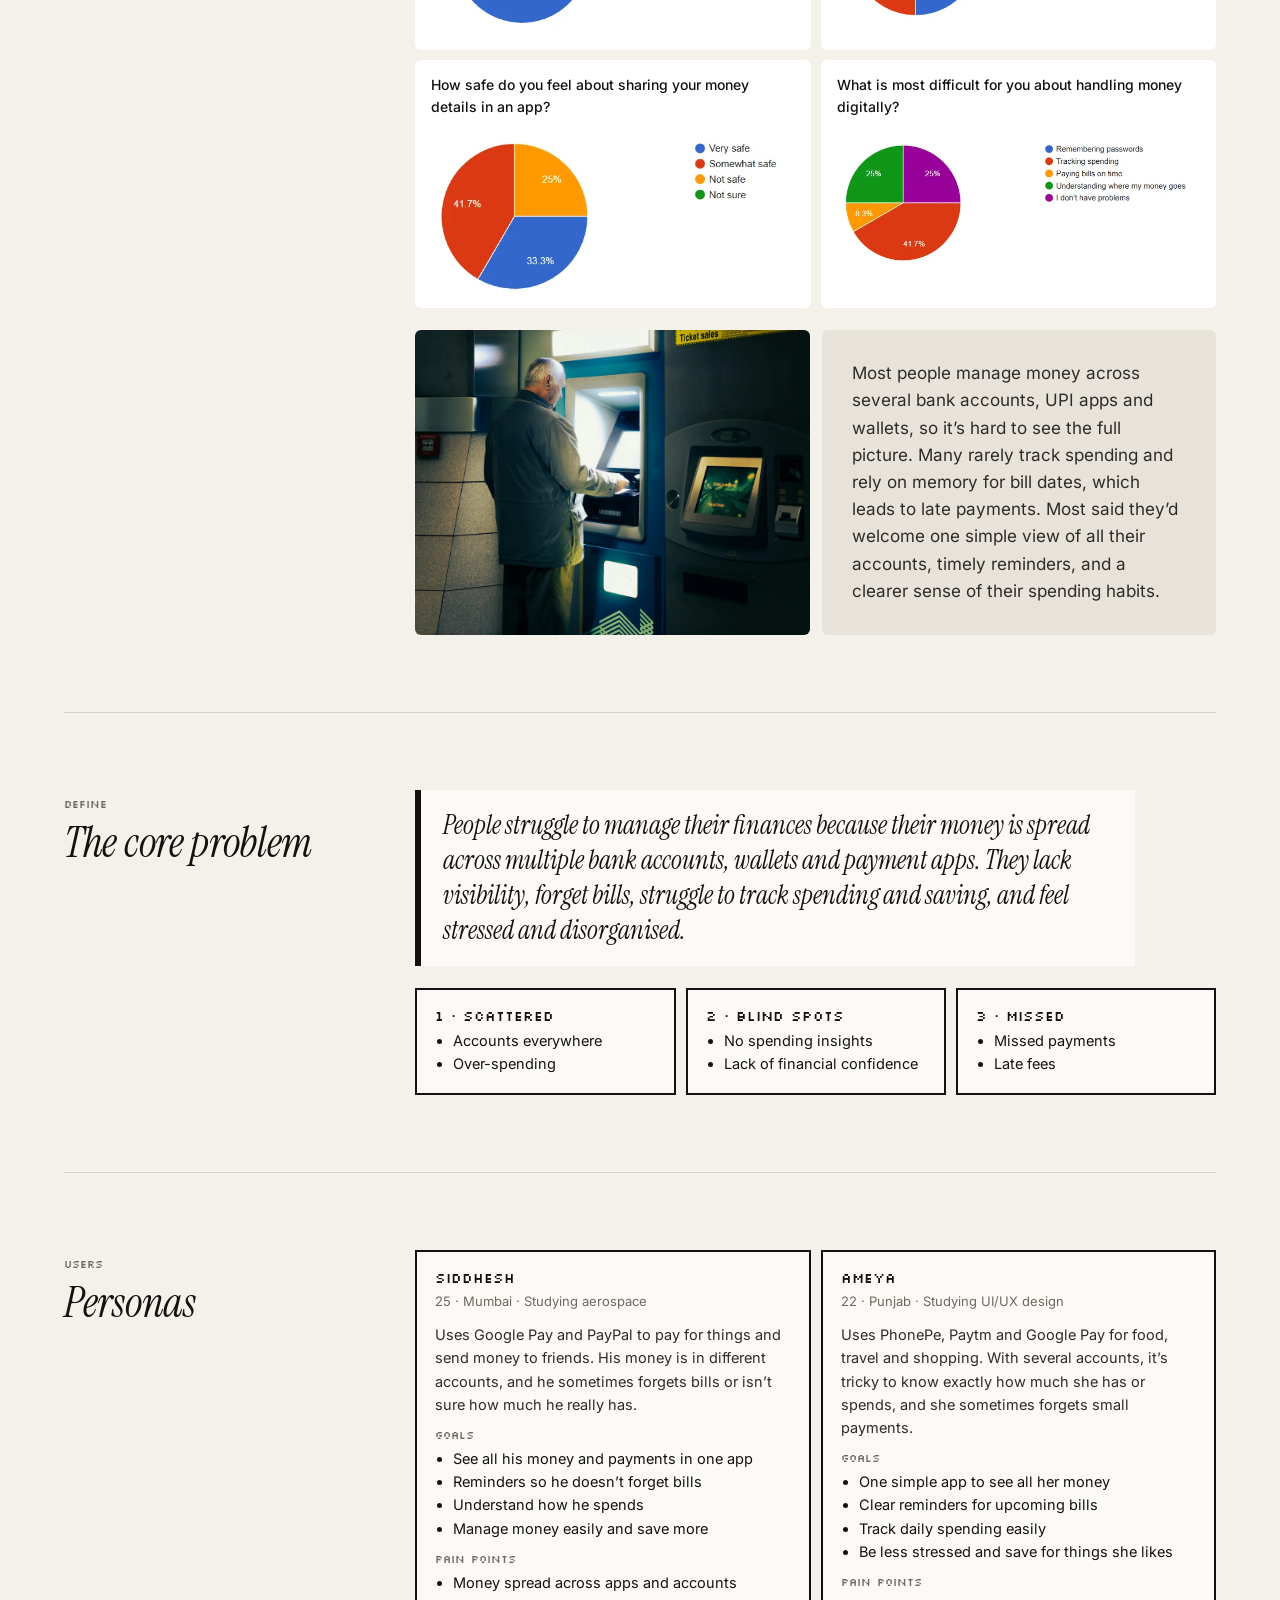
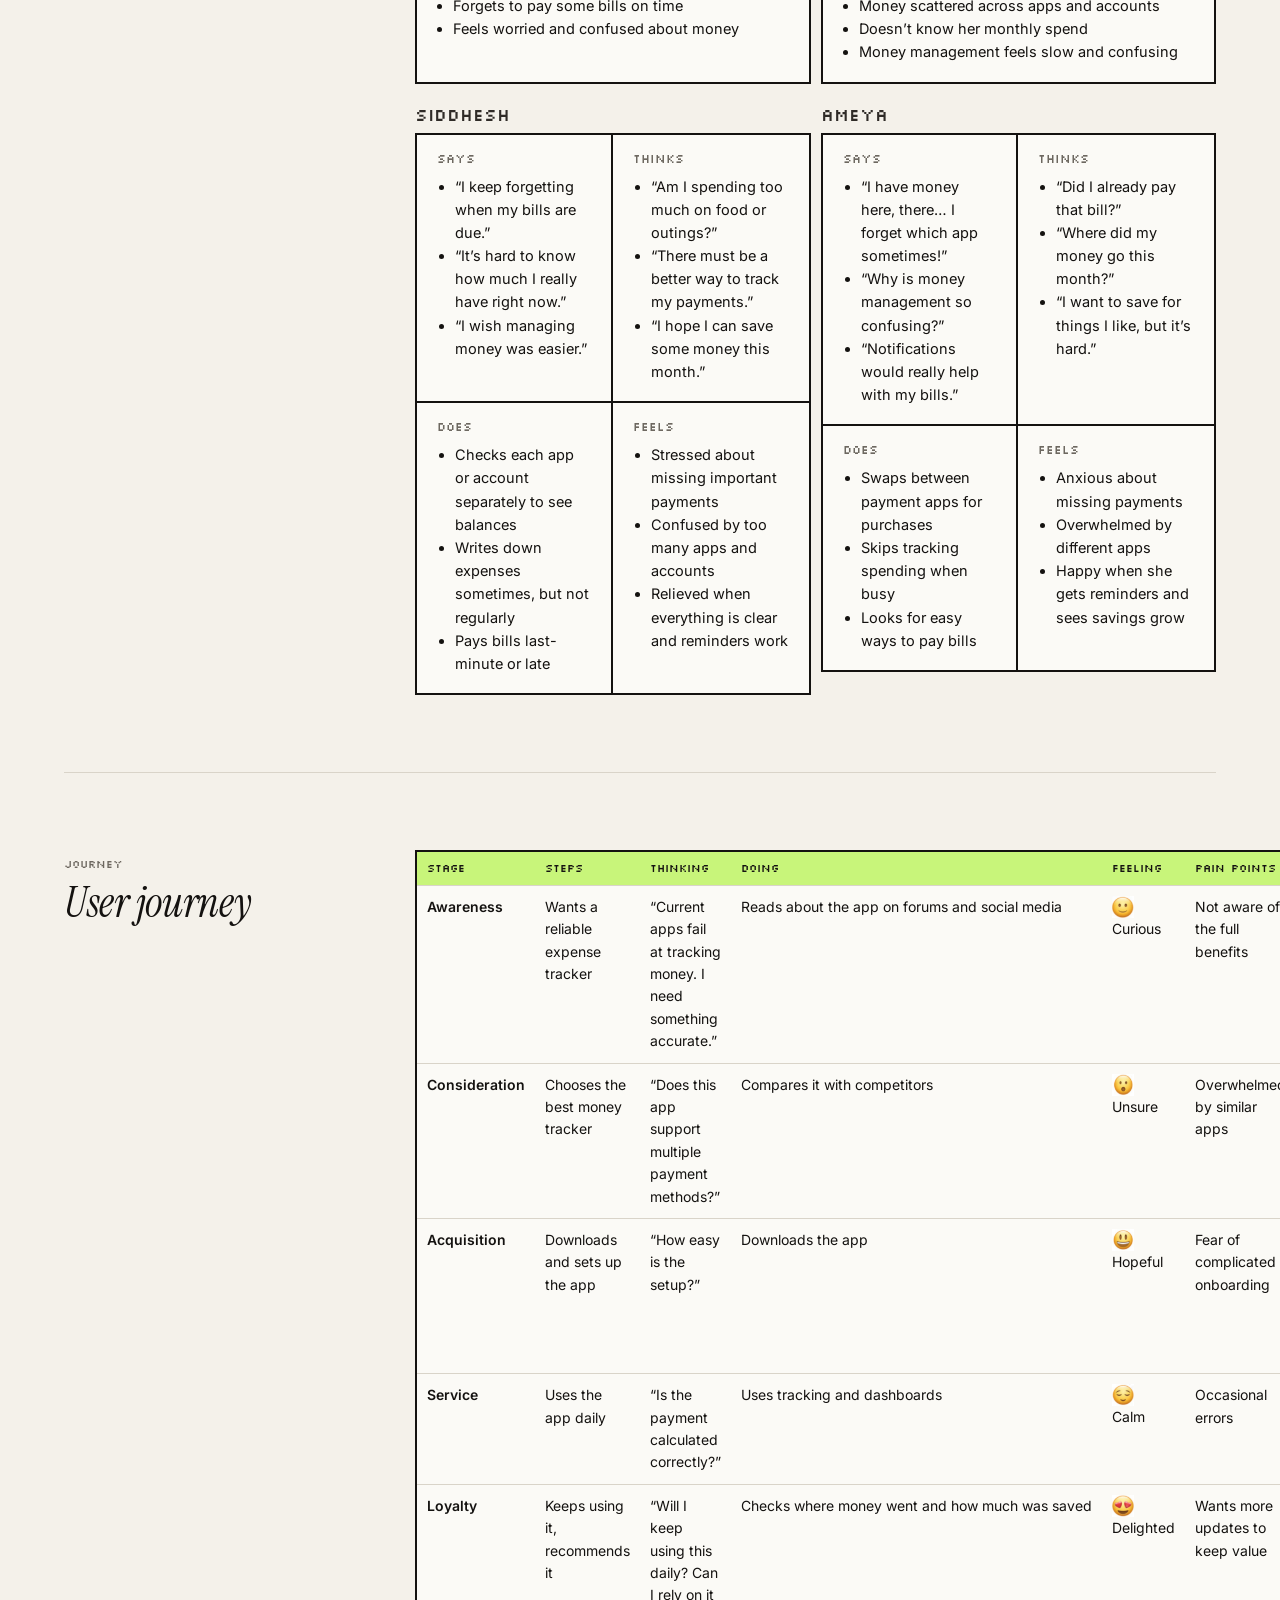
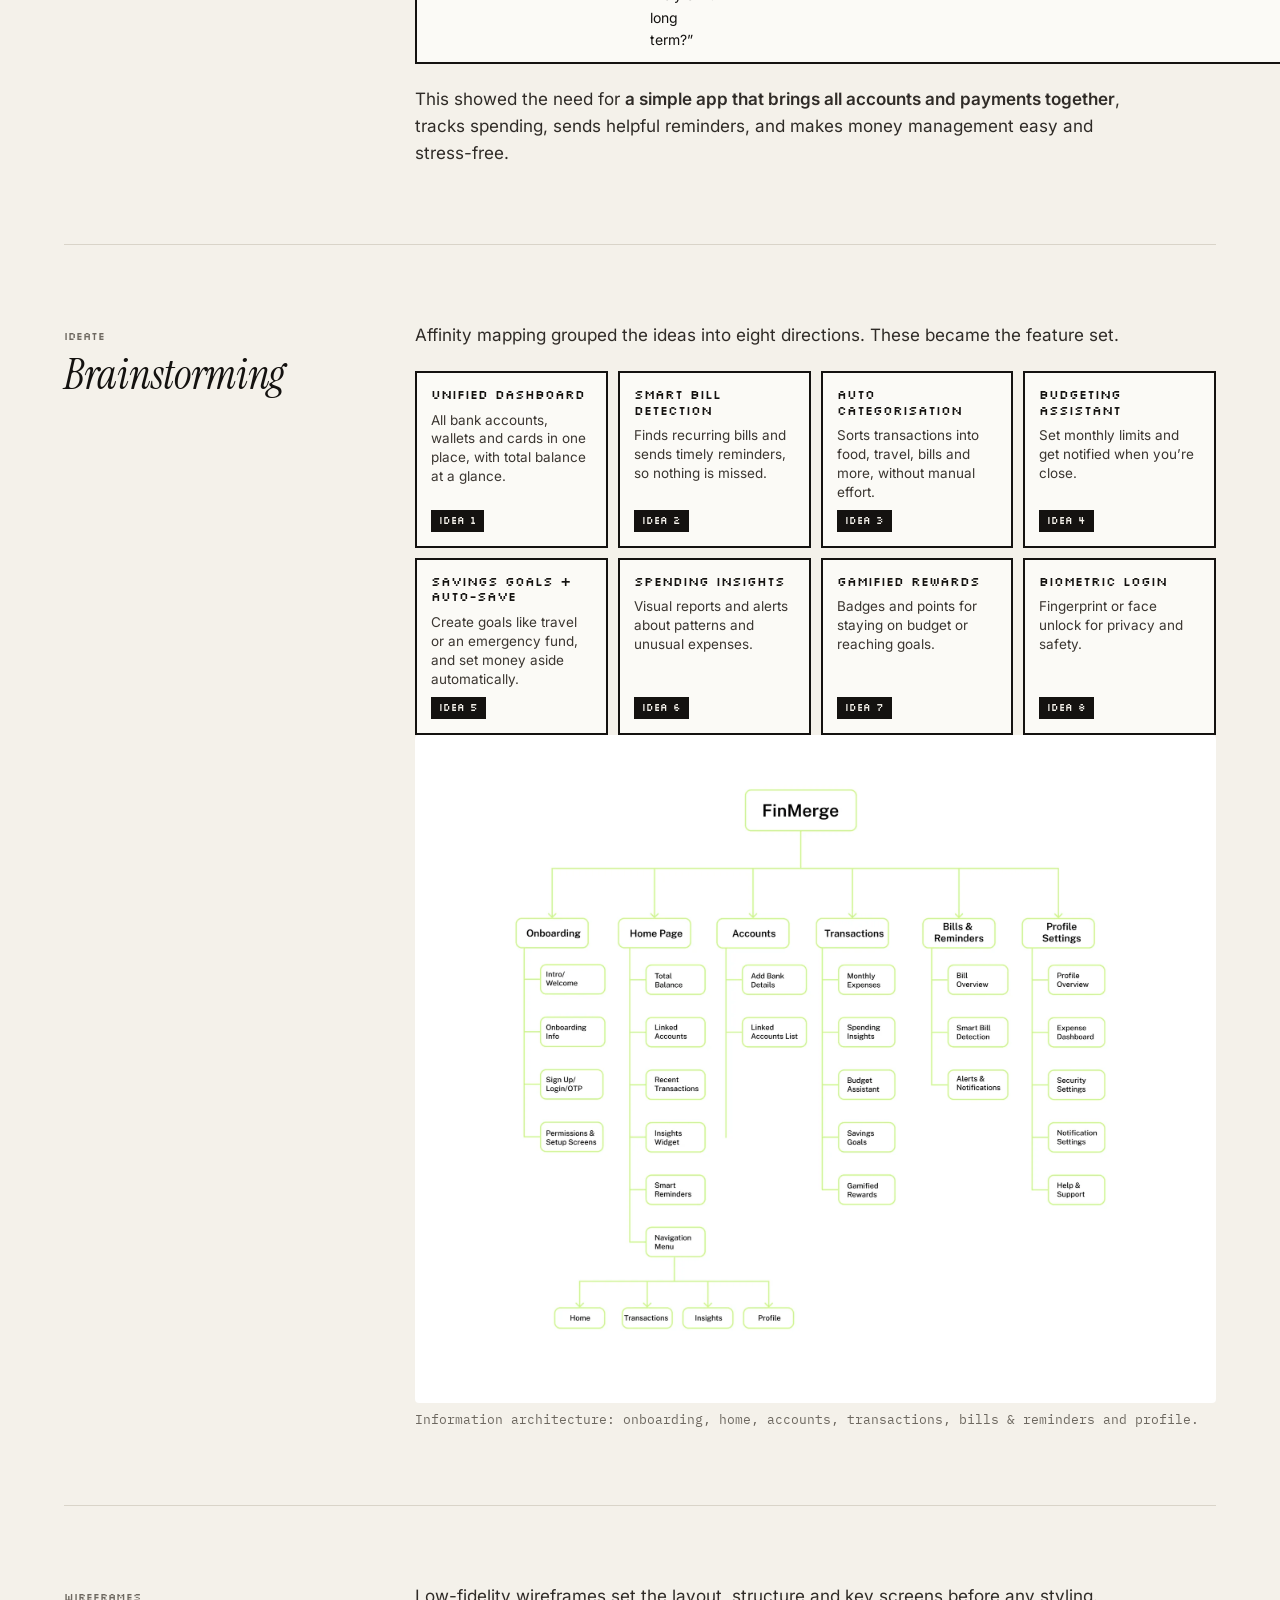
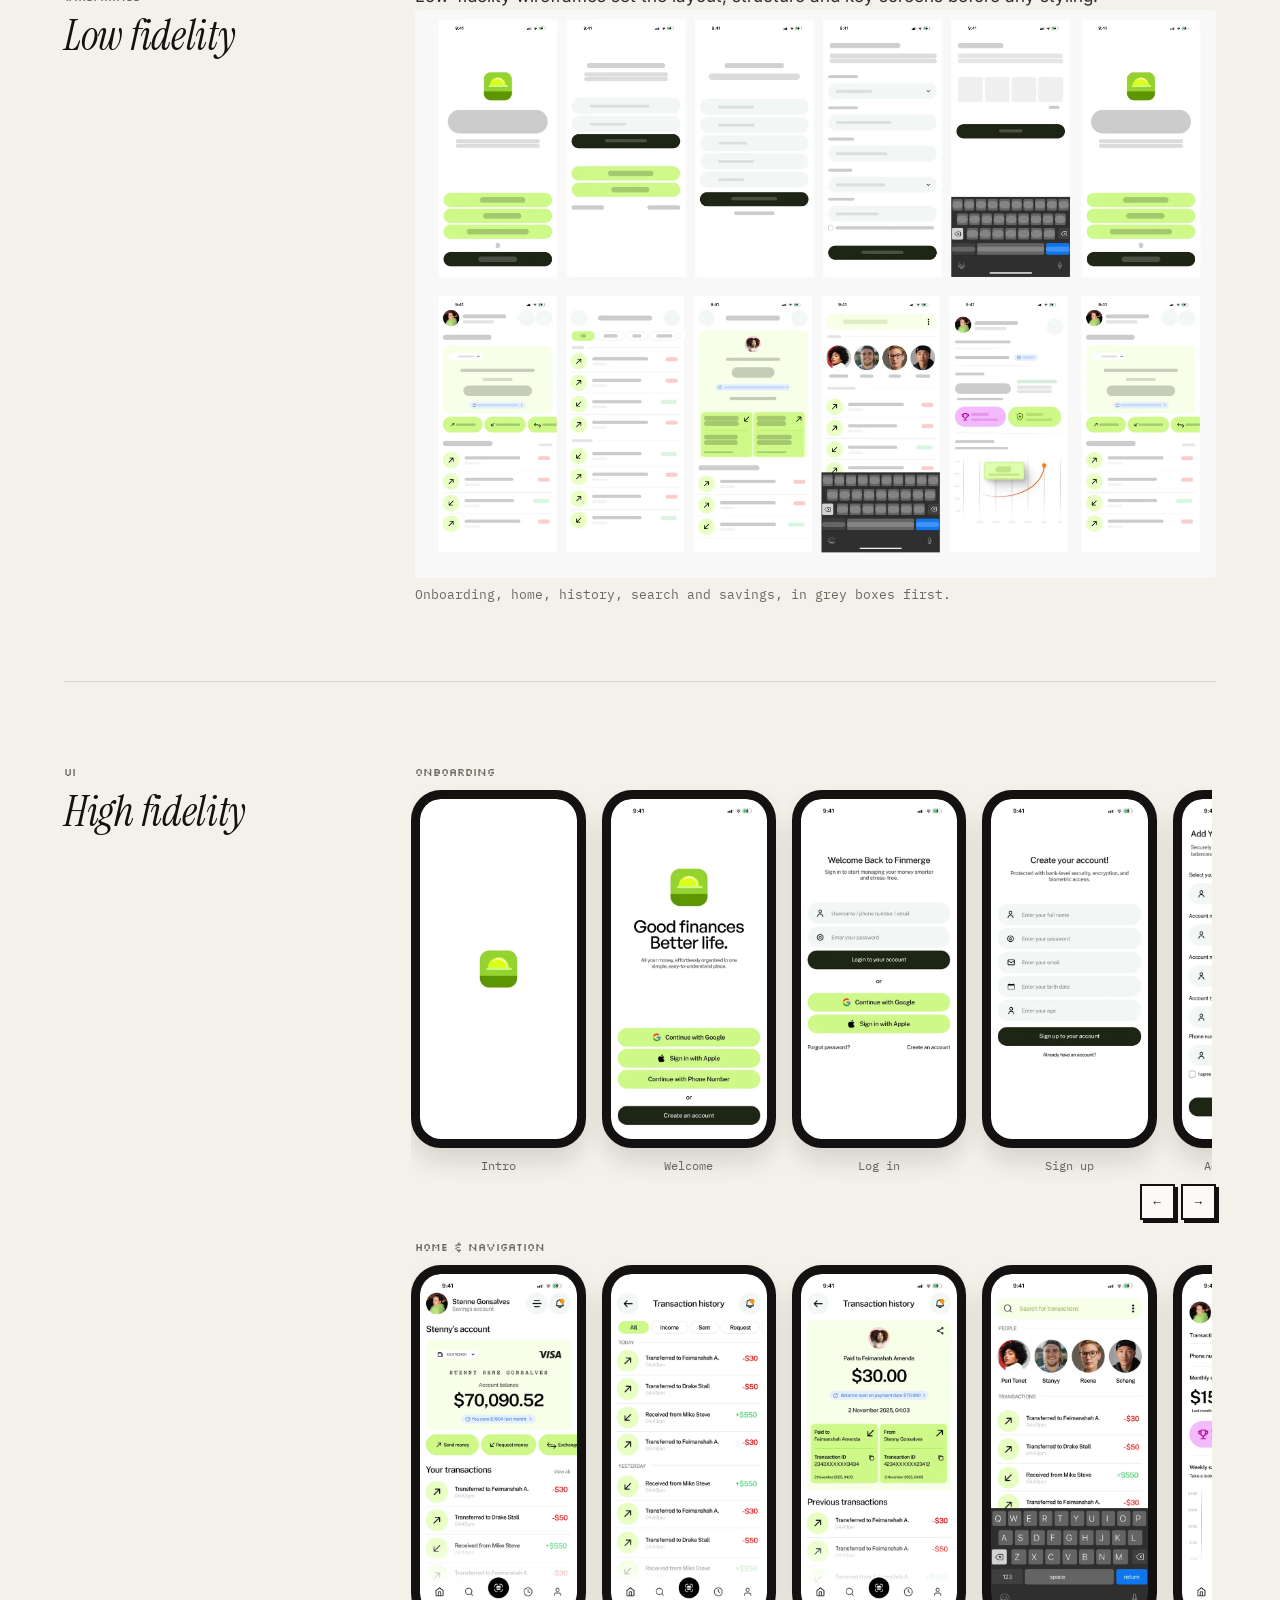
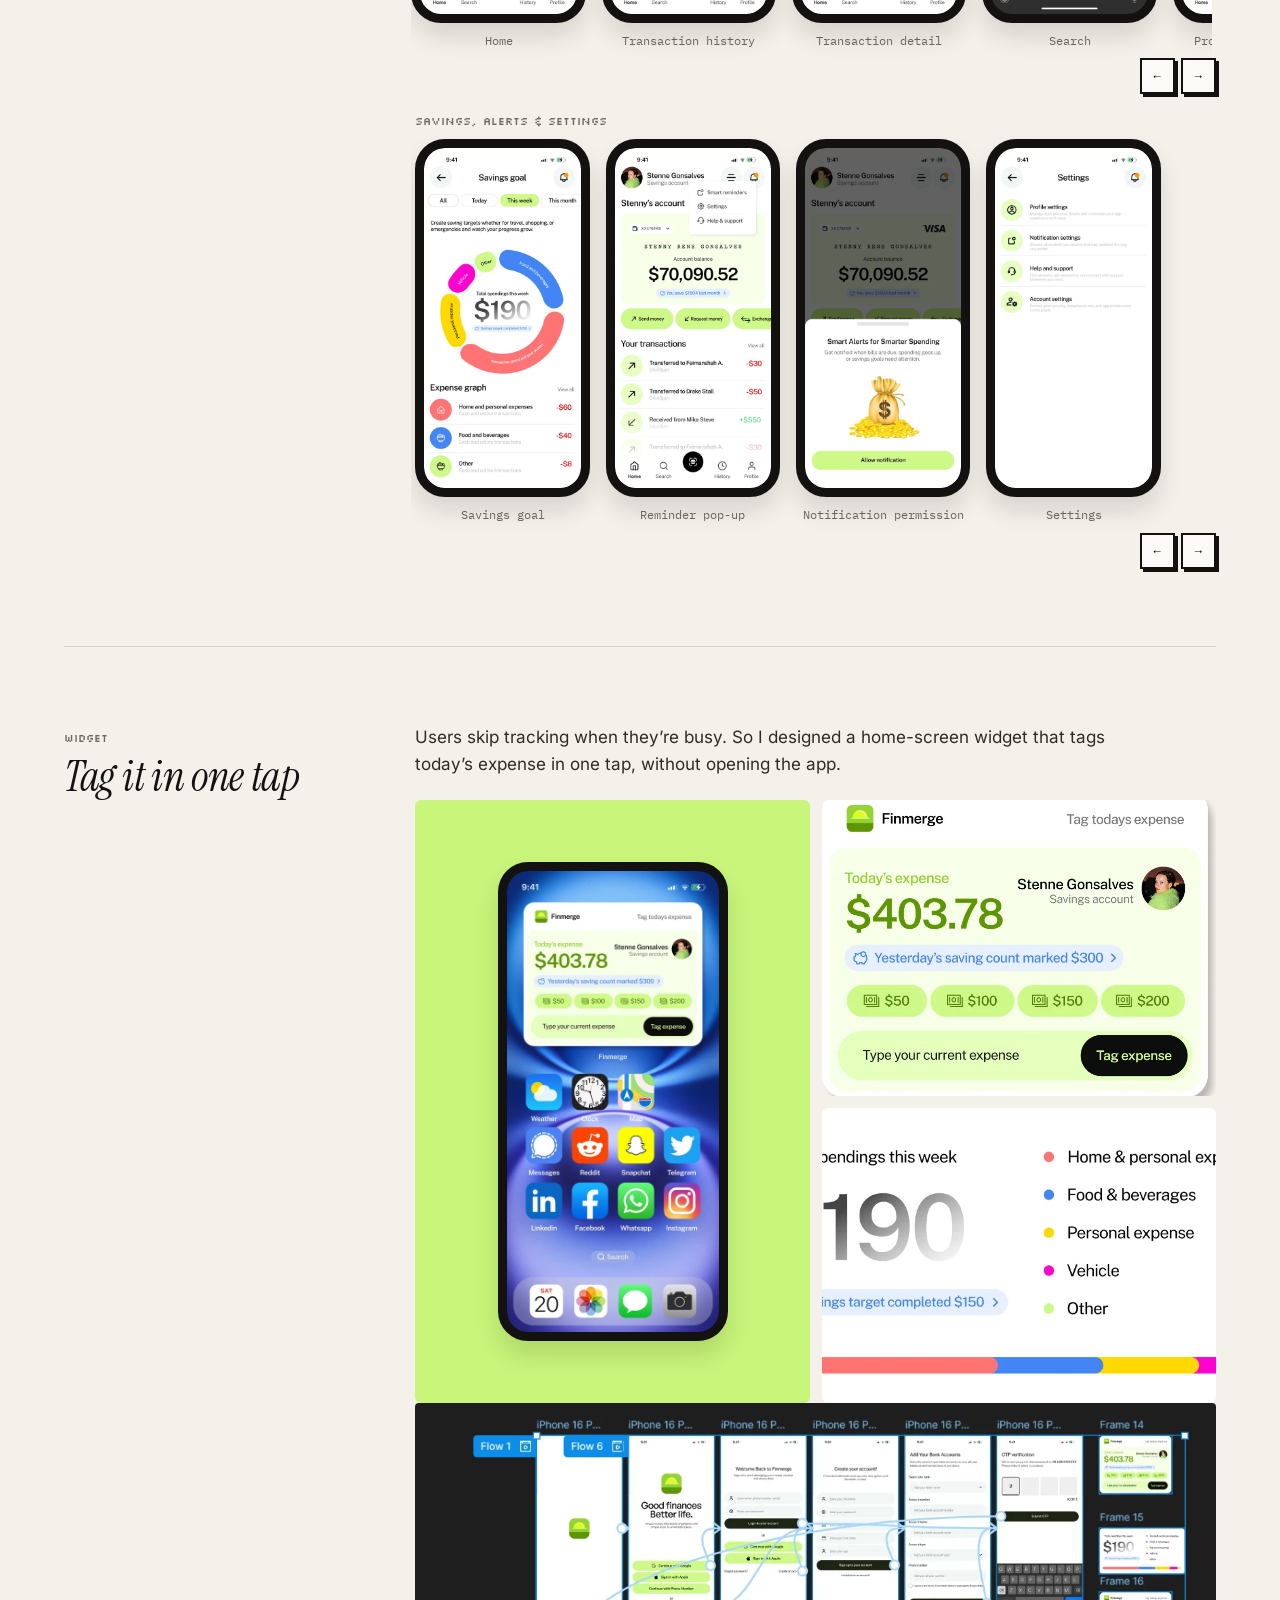
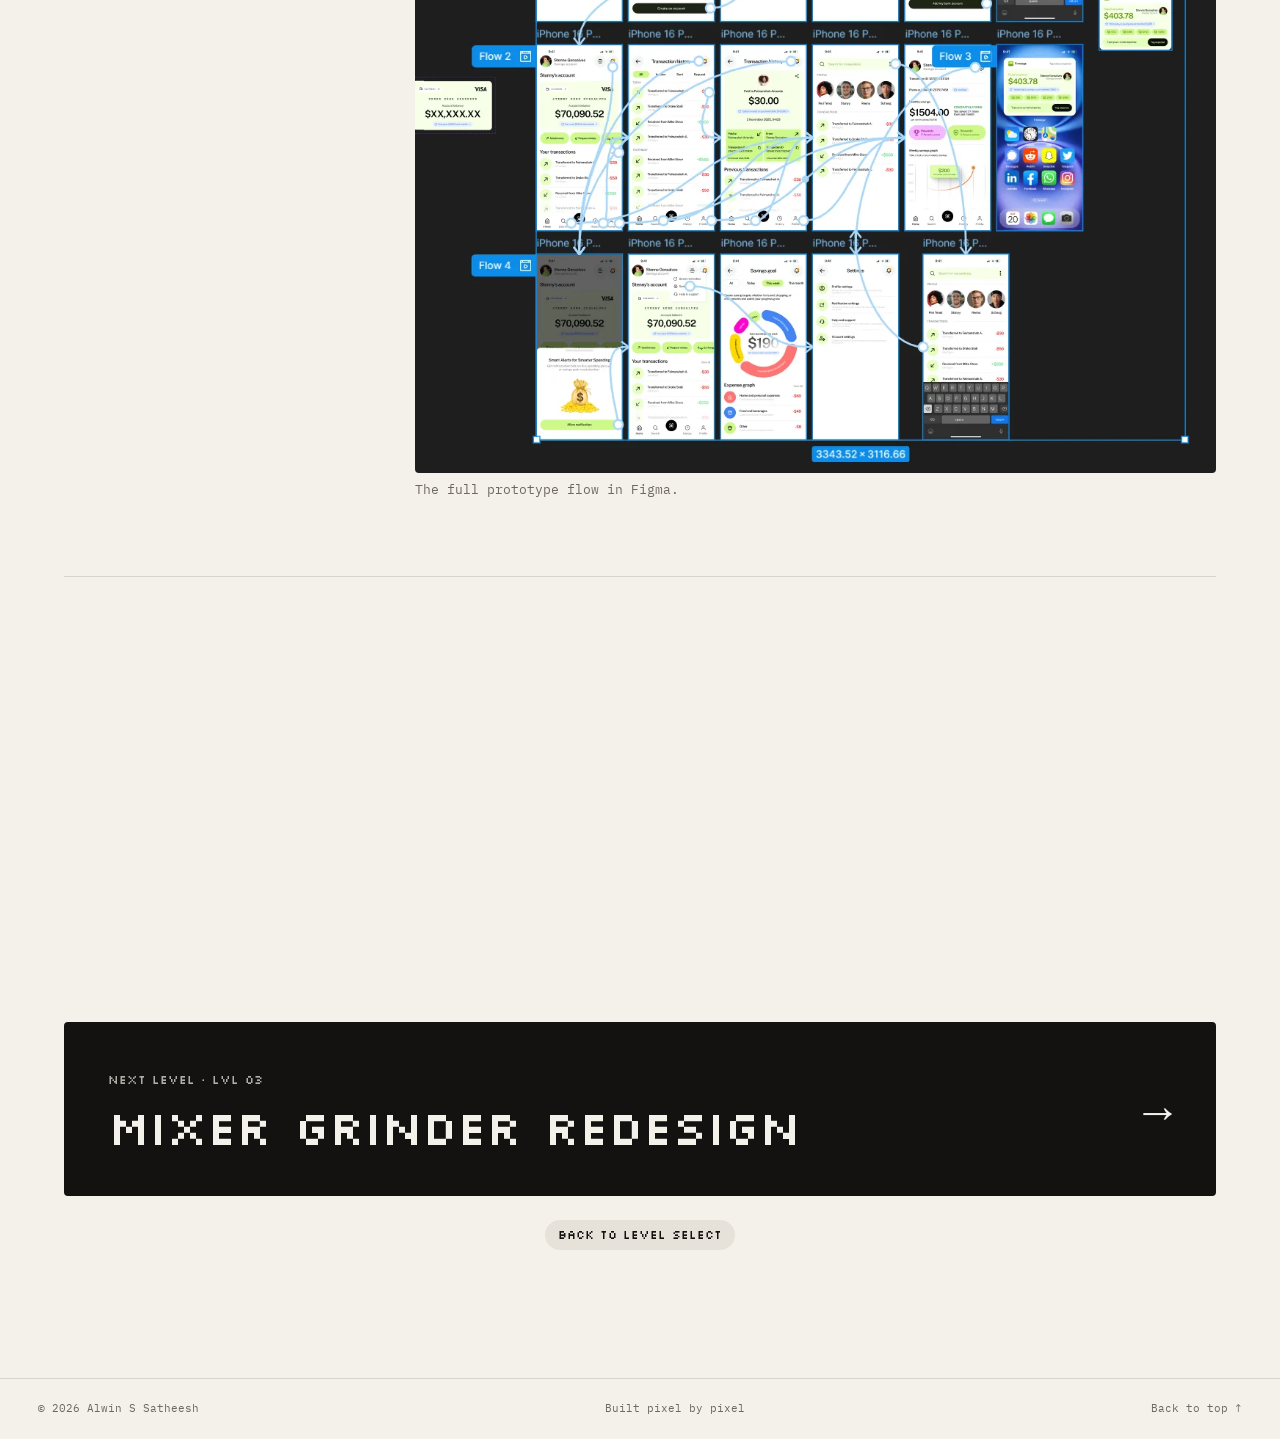
<file: work/finmerge.html>
<!DOCTYPE html>
<html lang="en">
<head>
<meta charset="utf-8">
<meta name="viewport" content="width=device-width, initial-scale=1">
<title>Finmerge — Alwin S Satheesh</title>
<meta name="description" content="Money management made simple, with every account, bill and expense in one place.">
<link rel="icon" href="data:image/svg+xml,%3Csvg xmlns='http://www.w3.org/2000/svg' viewBox='0 0 8 8' shape-rendering='crispEdges'%3E%3Crect width='8' height='8' fill='%23141210'/%3E%3Crect x='1' y='1' width='6' height='4' fill='%23e8f1d4'/%3E%3Crect x='5' y='6' width='1' height='1' fill='%23b3164c'/%3E%3Crect x='1' y='6' width='2' height='1' fill='%23e8f1d4'/%3E%3C/svg%3E">
<link rel="stylesheet" href="../css/fonts.css">
<link rel="stylesheet" href="../css/style.css">
<link rel="stylesheet" href="../css/case.css">
</head>
<body style="--acc:#C8F57A;--acc-ring:#3f6b12">
<header class="top">
  <a class="logo" href="../index.html" aria-label="Home">AS</a>
  <nav class="nav" aria-label="Main"><a href="../index.html#work">← All levels</a><a href="../index.html#contact">Contact</a></nav>
  <div class="top-r"></div>
</header>
<main>
  <section class="c-hero">
    <div class="wrap v2">
      <div class="rv">
        <span class="lvchip"><svg data-art="coin" aria-hidden="true"></svg>LVL 02 · Finmerge</span>
        <h1>Finmerge</h1>
        <p class="sub">Money management made simple, with every account, bill and expense in one place.</p>
        <dl class="meta"><div><dt>Type</dt><dd>Mobile app · expense tracker</dd></div><div><dt>Platform</dt><dd>iOS</dd></div><div><dt>Process</dt><dd>Design thinking</dd></div><div><dt>Focus</dt><dd>Research, IA, wireframes, UI, prototype</dd></div></dl>
      </div>
      <div class="rv"><div class="scene">
    <img class="fl" src="../assets/work/finmerge/s-home.webp" alt="Finmerge home screen" style="width:38%;left:9%;top:10%;border-radius:20px;border:7px solid #141210;--rot:-4deg">
    <img class="fl d2" src="../assets/work/finmerge/s-savings.webp" alt="Finmerge savings goal screen" style="width:38%;left:53%;top:22%;border-radius:20px;border:7px solid #141210;--rot:5deg">
  </div></div>
    </div>
  </section>
  <section class="band" style="padding-top:20px;padding-bottom:0"><div class="wrap"><div class="tldr rv"><div><h3>The problem</h3><p>People’s money is spread across bank accounts, UPI apps and wallets. They lose track of spending, forget bills and feel stressed about money.</p></div><div><h3>The solution</h3><p>Finmerge brings every account into one dashboard, detects bills and sends reminders, sorts spending automatically and tracks savings goals. A home-screen widget tags expenses in seconds.</p></div><div><h3>What I did</h3><p>Survey and interviews, problem definition, personas, empathy maps, user journey, brainstorming, information architecture, low and high fidelity screens, and a clickable prototype.</p></div></div></div></section>
  <section class="band"><div class="wrap"><section class="sec"><div class="sec-l rv"><span>Context</span><h2>The problem</h2></div><div class="sec-r rv"><p class=lead>Most people find it hard to keep track of their money. It sits in different bank accounts, apps and wallets, so it’s easy to forget bills, overspend, or simply not know where it went.</p><div class="duo"><div><img loading="lazy" src="../assets/work/finmerge/ph-wallet.webp" alt="A person pulling cards out of a wallet"></div><div class="txt"><p>Without clear visibility, people overspend without realising it, or struggle to understand where their money is going. That leads to stress, confusion and poor financial decisions.</p></div></div><div class="duo"><div class="txt"><p>Whether they’re students or working professionals, most people want a simple way to stay organised, avoid missed payments and spend wisely. But current tools are too complicated, scattered, or not personal enough.</p></div><div><img loading="lazy" src="../assets/work/finmerge/ph-smile.webp" alt="A person smiling"></div></div></div></section><section class="sec"><div class="sec-l rv"><span>Empathize</span><h2>Understanding the users</h2></div><div class="sec-r rv"><div class="steps"><div><b>Survey & interviews</b><span>Asked people about their money habits and frustrations.</span></div><div><b>Observation</b><span>Watched how people respond to money-management habits.</span></div><div><b>Tool audit</b><span>Listed the banks, wallets and apps people already use.</span></div></div><p>A 10-question survey looked at how people manage money across platforms, how they track spending and bills, and what they expect from a simple money app.</p><div class="survey"><div><p>Do you use any payment apps or digital wallets (Google Pay, PayPal, etc.)?</p><img loading="lazy" src="../assets/work/finmerge/pie1.webp" alt="Pie chart: Do you use any payment apps or digital wallets (Google Pay, PayPal, etc.)?"></div><div><p>How often do you make payments using these apps?</p><img loading="lazy" src="../assets/work/finmerge/pie2.webp" alt="Pie chart: How often do you make payments using these apps?"></div><div><p>How many different payment apps or wallets do you have?</p><img loading="lazy" src="../assets/work/finmerge/pie3.webp" alt="Pie chart: How many different payment apps or wallets do you have?"></div><div><p>Do you keep track of your spending with any app or tool?</p><img loading="lazy" src="../assets/work/finmerge/pie4.webp" alt="Pie chart: Do you keep track of your spending with any app or tool?"></div><div><p>Do you find it confusing to manage money across multiple apps?</p><img loading="lazy" src="../assets/work/finmerge/pie5.webp" alt="Pie chart: Do you find it confusing to manage money across multiple apps?"></div><div><p>Have you ever forgotten to pay a bill because you manage money in different places?</p><img loading="lazy" src="../assets/work/finmerge/pie6.webp" alt="Pie chart: Have you ever forgotten to pay a bill because you manage money in different places?"></div><div><p>Would it be useful to have all your money details in one app?</p><img loading="lazy" src="../assets/work/finmerge/pie7.webp" alt="Pie chart: Would it be useful to have all your money details in one app?"></div><div><p>How do you know when a bill or payment is coming up?</p><img loading="lazy" src="../assets/work/finmerge/pie8.webp" alt="Pie chart: How do you know when a bill or payment is coming up?"></div><div><p>How safe do you feel about sharing your money details in an app?</p><img loading="lazy" src="../assets/work/finmerge/pie9.webp" alt="Pie chart: How safe do you feel about sharing your money details in an app?"></div><div><p>What is most difficult for you about handling money digitally?</p><img loading="lazy" src="../assets/work/finmerge/pie10.webp" alt="Pie chart: What is most difficult for you about handling money digitally?"></div></div><div class="duo"><div><img loading="lazy" src="../assets/work/finmerge/ph-atm.webp" alt="An older man using an ATM"></div><div class="txt"><p>Most people manage money across several bank accounts, UPI apps and wallets, so it’s hard to see the full picture. Many rarely track spending and rely on memory for bill dates, which leads to late payments. Most said they’d welcome one simple view of all their accounts, timely reminders, and a clearer sense of their spending habits.</p></div></div></div></section><section class="sec"><div class="sec-l rv"><span>Define</span><h2>The core problem</h2></div><div class="sec-r rv"><blockquote>People struggle to manage their finances because their money is spread across multiple bank accounts, wallets and payment apps. They lack visibility, forget bills, struggle to track spending and saving, and feel stressed and disorganised.</blockquote><div class="grid3"><div class="card"><h4>1 · Scattered</h4><ul><li>Accounts everywhere</li><li>Over-spending</li></ul></div><div class="card"><h4>2 · Blind spots</h4><ul><li>No spending insights</li><li>Lack of financial confidence</li></ul></div><div class="card"><h4>3 · Missed</h4><ul><li>Missed payments</li><li>Late fees</li></ul></div></div></div></section><section class="sec"><div class="sec-l rv"><span>Users</span><h2>Personas</h2></div><div class="sec-r rv"><div class="grid2"><div class="card"><h4>Siddhesh</h4><p class="who">25 · Mumbai · Studying aerospace</p><p style="font-size:14.5px;margin:0">Uses Google Pay and PayPal to pay for things and send money to friends. His money is in different accounts, and he sometimes forgets bills or isn’t sure how much he really has.</p><h5>Goals</h5><ul><li>See all his money and payments in one app</li><li>Reminders so he doesn’t forget bills</li><li>Understand how he spends</li><li>Manage money easily and save more</li></ul><h5>Pain points</h5><ul><li>Money spread across apps and accounts</li><li>Forgets to pay some bills on time</li><li>Feels worried and confused about money</li></ul></div><div class="card"><h4>Ameya</h4><p class="who">22 · Punjab · Studying UI/UX design</p><p style="font-size:14.5px;margin:0">Uses PhonePe, Paytm and Google Pay for food, travel and shopping. With several accounts, it’s tricky to know exactly how much she has or spends, and she sometimes forgets small payments.</p><h5>Goals</h5><ul><li>One simple app to see all her money</li><li>Clear reminders for upcoming bills</li><li>Track daily spending easily</li><li>Be less stressed and save for things she likes</li></ul><h5>Pain points</h5><ul><li>Money scattered across apps and accounts</li><li>Doesn’t know her monthly spend</li><li>Money management feels slow and confusing</li></ul></div></div><div class="grid2"><div><p class=empname>Siddhesh</p><div class="emp"><div><h4>Says</h4><ul><li>“I keep forgetting when my bills are due.”</li><li>“It’s hard to know how much I really have right now.”</li><li>“I wish managing money was easier.”</li></ul></div><div><h4>Thinks</h4><ul><li>“Am I spending too much on food or outings?”</li><li>“There must be a better way to track my payments.”</li><li>“I hope I can save some money this month.”</li></ul></div><div><h4>Does</h4><ul><li>Checks each app or account separately to see balances</li><li>Writes down expenses sometimes, but not regularly</li><li>Pays bills last-minute or late</li></ul></div><div><h4>Feels</h4><ul><li>Stressed about missing important payments</li><li>Confused by too many apps and accounts</li><li>Relieved when everything is clear and reminders work</li></ul></div></div></div><div><p class=empname>Ameya</p><div class="emp"><div><h4>Says</h4><ul><li>“I have money here, there… I forget which app sometimes!”</li><li>“Why is money management so confusing?”</li><li>“Notifications would really help with my bills.”</li></ul></div><div><h4>Thinks</h4><ul><li>“Did I already pay that bill?”</li><li>“Where did my money go this month?”</li><li>“I want to save for things I like, but it’s hard.”</li></ul></div><div><h4>Does</h4><ul><li>Swaps between payment apps for purchases</li><li>Skips tracking spending when busy</li><li>Looks for easy ways to pay bills</li></ul></div><div><h4>Feels</h4><ul><li>Anxious about missing payments</li><li>Overwhelmed by different apps</li><li>Happy when she gets reminders and sees savings grow</li></ul></div></div></div></div></div></section><section class="sec"><div class="sec-l rv"><span>Journey</span><h2>User journey</h2></div><div class="sec-r rv"><div class="scroll"><table class="t stack jr"><thead><tr><th>Stage</th><th>Steps</th><th>Thinking</th><th>Doing</th><th>Feeling</th><th>Pain points</th><th>Opportunities</th></tr></thead><tbody><tr><td>Awareness</td><td>Wants a reliable expense tracker</td><td>“Current apps fail at tracking money. I need something accurate.”</td><td>Reads about the app on forums and social media</td><td><img src="../assets/work/finmerge/e1.webp" alt="">Curious</td><td>Not aware of the full benefits</td><td>Awareness campaigns in colleges and communities</td></tr><tr><td>Consideration</td><td>Chooses the best money tracker</td><td>“Does this app support multiple payment methods?”</td><td>Compares it with competitors</td><td><img src="../assets/work/finmerge/e2.webp" alt="">Unsure</td><td>Overwhelmed by similar apps</td><td>Clear comparison with competitors</td></tr><tr><td>Acquisition</td><td>Downloads and sets up the app</td><td>“How easy is the setup?”</td><td>Downloads the app</td><td><img src="../assets/work/finmerge/e3.webp" alt="">Hopeful</td><td>Fear of complicated onboarding</td><td>Smooth, guided onboarding with accessibility tips</td></tr><tr><td>Service</td><td>Uses the app daily</td><td>“Is the payment calculated correctly?”</td><td>Uses tracking and dashboards</td><td><img src="../assets/work/finmerge/e4.webp" alt="">Calm</td><td>Occasional errors</td><td>A widget for quickly tagging payments</td></tr><tr><td>Loyalty</td><td>Keeps using it, recommends it</td><td>“Will I keep using this daily? Can I rely on it long term?”</td><td>Checks where money went and how much was saved</td><td><img src="../assets/work/finmerge/e5.webp" alt="">Delighted</td><td>Wants more updates to keep value</td><td>Badges and rewards for great savings</td></tr></tbody></table></div><p>This showed the need for <b>a simple app that brings all accounts and payments together</b>, tracks spending, sends helpful reminders, and makes money management easy and stress-free.</p></div></section><section class="sec"><div class="sec-l rv"><span>Ideate</span><h2>Brainstorming</h2></div><div class="sec-r rv"><p>Affinity mapping grouped the ideas into eight directions. These became the feature set.</p><div class="ideas"><div><b>Unified dashboard</b><span>All bank accounts, wallets and cards in one place, with total balance at a glance.</span><small>Idea 1</small></div><div><b>Smart bill detection</b><span>Finds recurring bills and sends timely reminders, so nothing is missed.</span><small>Idea 2</small></div><div><b>Auto categorisation</b><span>Sorts transactions into food, travel, bills and more, without manual effort.</span><small>Idea 3</small></div><div><b>Budgeting assistant</b><span>Set monthly limits and get notified when you’re close.</span><small>Idea 4</small></div><div><b>Savings goals + auto-save</b><span>Create goals like travel or an emergency fund, and set money aside automatically.</span><small>Idea 5</small></div><div><b>Spending insights</b><span>Visual reports and alerts about patterns and unusual expenses.</span><small>Idea 6</small></div><div><b>Gamified rewards</b><span>Badges and points for staying on budget or reaching goals.</span><small>Idea 7</small></div><div><b>Biometric login</b><span>Fingerprint or face unlock for privacy and safety.</span><small>Idea 8</small></div></div><figure class="f"><div class="frame panel"><img loading="lazy" src="../assets/work/finmerge/ia.webp" alt="Information architecture: onboarding, home, accounts, transactions, bills &amp; reminders and profile."></div><figcaption>Information architecture: onboarding, home, accounts, transactions, bills & reminders and profile.</figcaption></figure></div></section><section class="sec"><div class="sec-l rv"><span>Wireframes</span><h2>Low fidelity</h2></div><div class="sec-r rv"><p>Low-fidelity wireframes set the layout, structure and key screens before any styling.</p><figure class="f"><div class="frame panel"><img loading="lazy" src="../assets/work/finmerge/lofi.webp" alt="Onboarding, home, history, search and savings, in grey boxes first."></div><figcaption>Onboarding, home, history, search and savings, in grey boxes first.</figcaption></figure></div></section><section class="sec"><div class="sec-l rv"><span>UI</span><h2>High fidelity</h2></div><div class="sec-r rv"><span class="lbl">Onboarding</span><div class="gal" id="g1" tabindex="0" aria-label="Screens, scroll sideways"><figure><div class="phone"><img loading="lazy" src="../assets/work/finmerge/s-splash.webp" alt="Intro"></div><figcaption>Intro</figcaption></figure><figure><div class="phone"><img loading="lazy" src="../assets/work/finmerge/s-welcome.webp" alt="Welcome"></div><figcaption>Welcome</figcaption></figure><figure><div class="phone"><img loading="lazy" src="../assets/work/finmerge/s-login.webp" alt="Log in"></div><figcaption>Log in</figcaption></figure><figure><div class="phone"><img loading="lazy" src="../assets/work/finmerge/s-signup.webp" alt="Sign up"></div><figcaption>Sign up</figcaption></figure><figure><div class="phone"><img loading="lazy" src="../assets/work/finmerge/s-bank.webp" alt="Add bank account"></div><figcaption>Add bank account</figcaption></figure><figure><div class="phone"><img loading="lazy" src="../assets/work/finmerge/s-otp.webp" alt="OTP verification"></div><figcaption>OTP verification</figcaption></figure></div><div class="galnav"><button type="button" data-g="g1" data-d="-1" aria-label="Previous">←</button><button type="button" data-g="g1" data-d="1" aria-label="Next">→</button></div><span class="lbl">Home & navigation</span><div class="gal" id="g2" tabindex="0" aria-label="Screens, scroll sideways"><figure><div class="phone"><img loading="lazy" src="../assets/work/finmerge/s-home.webp" alt="Home"></div><figcaption>Home</figcaption></figure><figure><div class="phone"><img loading="lazy" src="../assets/work/finmerge/s-history.webp" alt="Transaction history"></div><figcaption>Transaction history</figcaption></figure><figure><div class="phone"><img loading="lazy" src="../assets/work/finmerge/s-detail.webp" alt="Transaction detail"></div><figcaption>Transaction detail</figcaption></figure><figure><div class="phone"><img loading="lazy" src="../assets/work/finmerge/s-search.webp" alt="Search"></div><figcaption>Search</figcaption></figure><figure><div class="phone"><img loading="lazy" src="../assets/work/finmerge/s-profile.webp" alt="Profile &amp; dashboard"></div><figcaption>Profile & dashboard</figcaption></figure></div><div class="galnav"><button type="button" data-g="g2" data-d="-1" aria-label="Previous">←</button><button type="button" data-g="g2" data-d="1" aria-label="Next">→</button></div><span class="lbl">Savings, alerts & settings</span><div class="gal" id="g3" tabindex="0" aria-label="Screens, scroll sideways"><figure><div class="phone"><img loading="lazy" src="../assets/work/finmerge/s-savings.webp" alt="Savings goal"></div><figcaption>Savings goal</figcaption></figure><figure><div class="phone"><img loading="lazy" src="../assets/work/finmerge/s-reminder.webp" alt="Reminder pop-up"></div><figcaption>Reminder pop-up</figcaption></figure><figure><div class="phone"><img loading="lazy" src="../assets/work/finmerge/s-permission.webp" alt="Notification permission"></div><figcaption>Notification permission</figcaption></figure><figure><div class="phone"><img loading="lazy" src="../assets/work/finmerge/s-settings.webp" alt="Settings"></div><figcaption>Settings</figcaption></figure></div><div class="galnav"><button type="button" data-g="g3" data-d="-1" aria-label="Previous">←</button><button type="button" data-g="g3" data-d="1" aria-label="Next">→</button></div></div></section><section class="sec"><div class="sec-l rv"><span>Widget</span><h2>Tag it in one tap</h2></div><div class="sec-r rv"><p>Users skip tracking when they’re busy. So I designed a home-screen widget that tags today’s expense in one tap, without opening the app.</p><div class="duo"><div class="panel acc" style="display:grid;place-items:center;padding:24px"><div class="phone" style="width:min(230px,70%)"><img loading="lazy" src="../assets/work/finmerge/s-widget-home.webp" alt="Widget on the iPhone home screen"></div></div><div style="display:grid;gap:12px;align-content:center"><img loading="lazy" src="../assets/work/finmerge/widget.webp" alt="Finmerge widget close-up"><img loading="lazy" src="../assets/work/finmerge/spend-card.webp" alt="Weekly spending card"></div></div><figure class="f"><div class="frame panel"><img loading="lazy" src="../assets/work/finmerge/flow.webp" alt="The full prototype flow in Figma."></div><figcaption>The full prototype flow in Figma.</figcaption></figure></div></section><section class="sec"><div class="sec-l rv"><span>Wrap-up</span><h2>Takeaways</h2></div><div class="sec-r rv"><p>The research kept pointing to the same thing: people don’t need more financial features, they need less effort. So Finmerge puts everything in one place and makes the two most-skipped habits, tracking spending and remembering bills, almost automatic.</p><ul class="list"><li>The widget came straight from the finding that people skip tracking when they’re busy.</li><li>Reminders and the unified balance answer the two most common fears: missed bills and not knowing what’s left.</li><li>Next step: usability-test onboarding, since linking bank accounts is where trust matters most.</li></ul></div></section>
    <a class="next" href="mixer.html"><div><small>Next level · LVL 03</small><b>Mixer Grinder Redesign</b></div><span class="arr">→</span></a>
    <div class="backrow"><a class="pill" href="../index.html#work">Back to level select</a></div>
  </div></section>
</main>
<footer><span>© 2026 Alwin S Satheesh</span><span>Built pixel by pixel</span><a href="#">Back to top ↑</a></footer>
<div class="lb" id="lb" role="dialog" aria-label="Enlarged image"><button type="button">Close ✕</button><img alt=""></div>
<script src="../js/art-data.js"></script>
<script src="../js/pixels.js"></script>
<script src="../js/main.js"></script>
<script src="../js/case.js"></script>
</body>
</html>
</file>
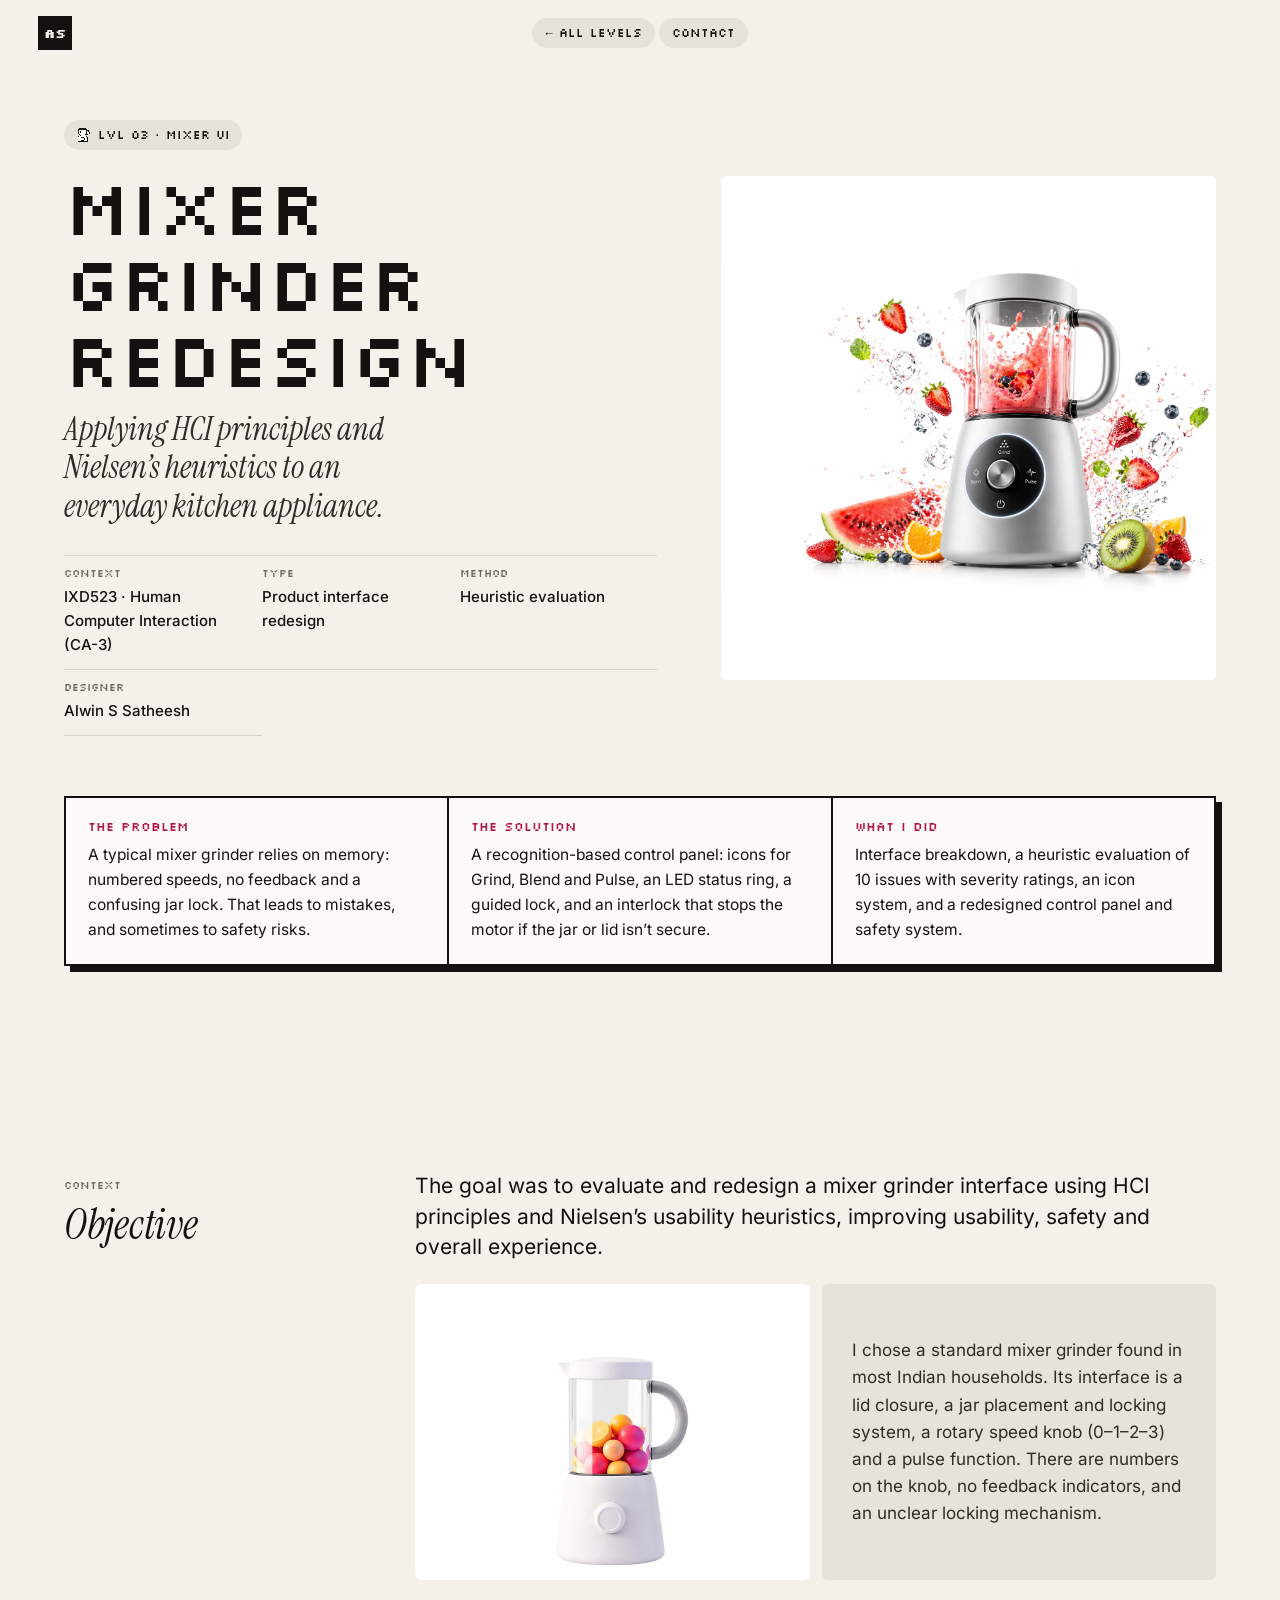
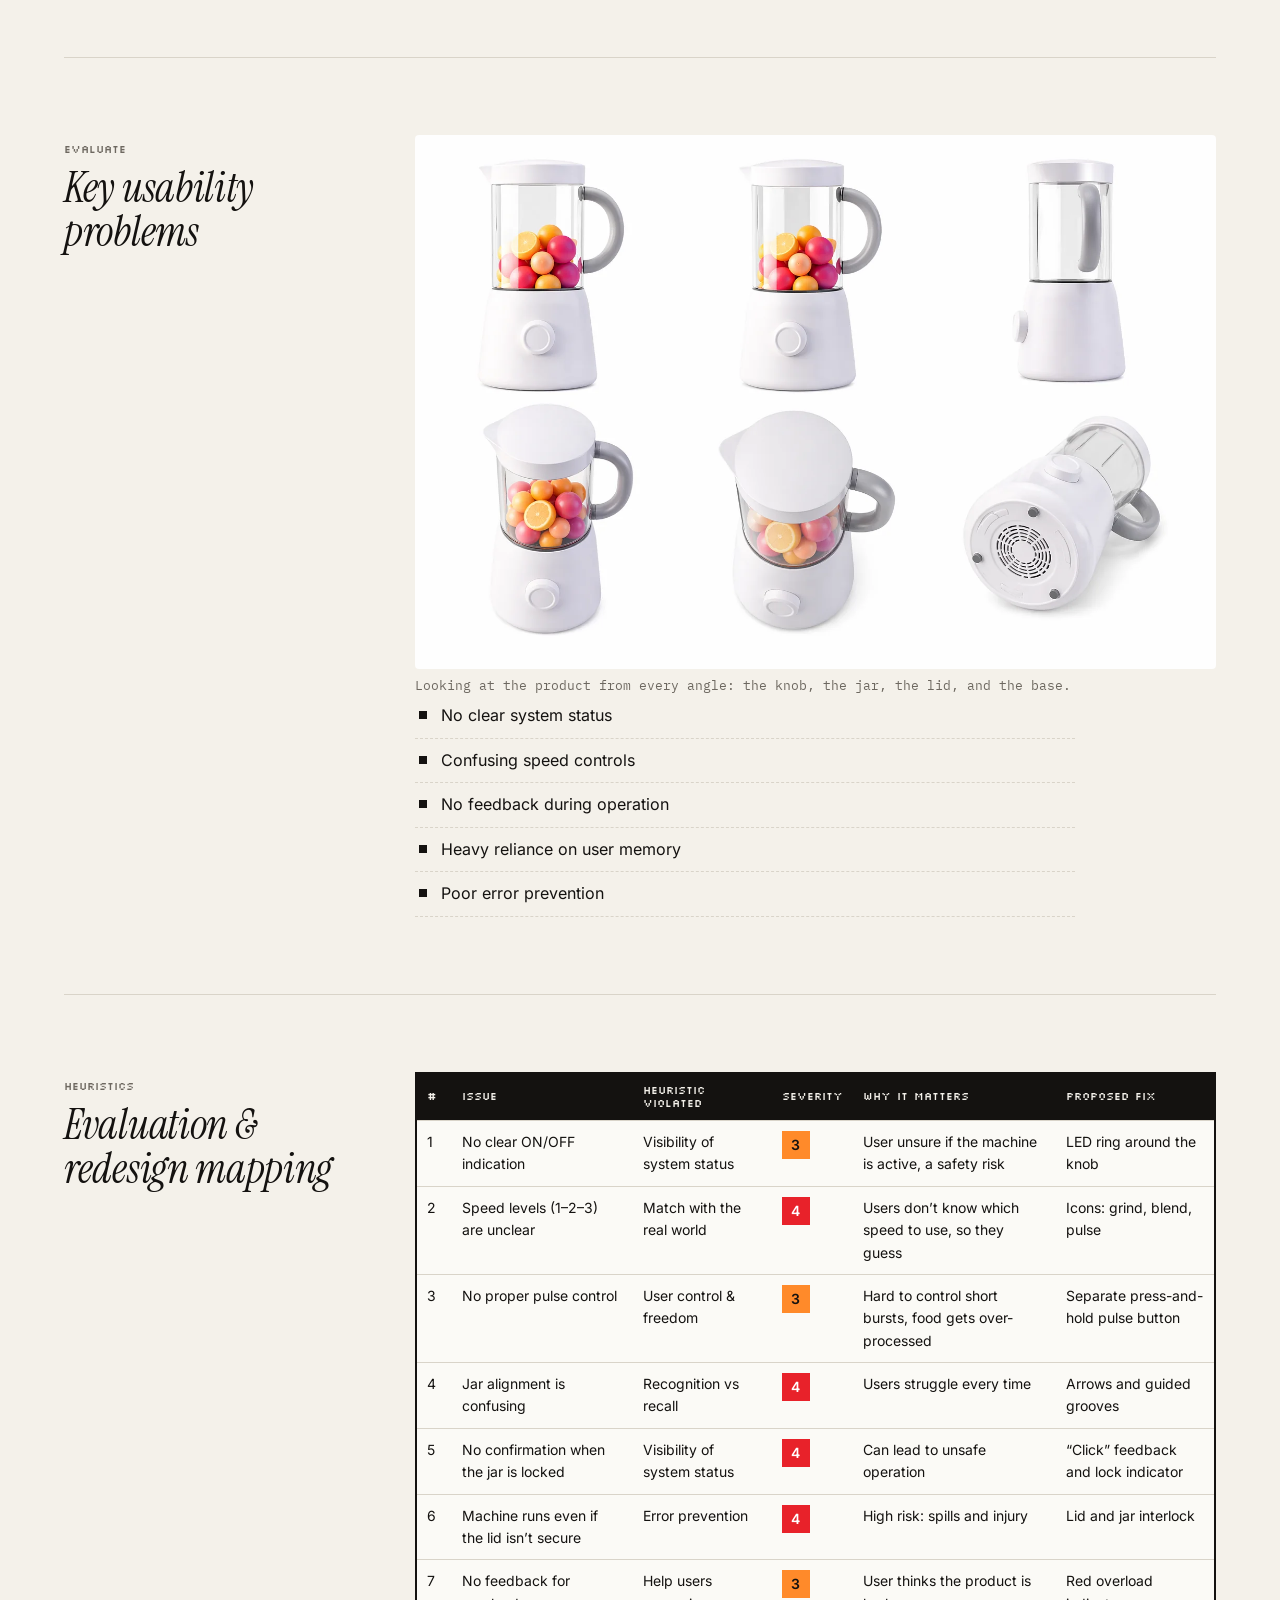
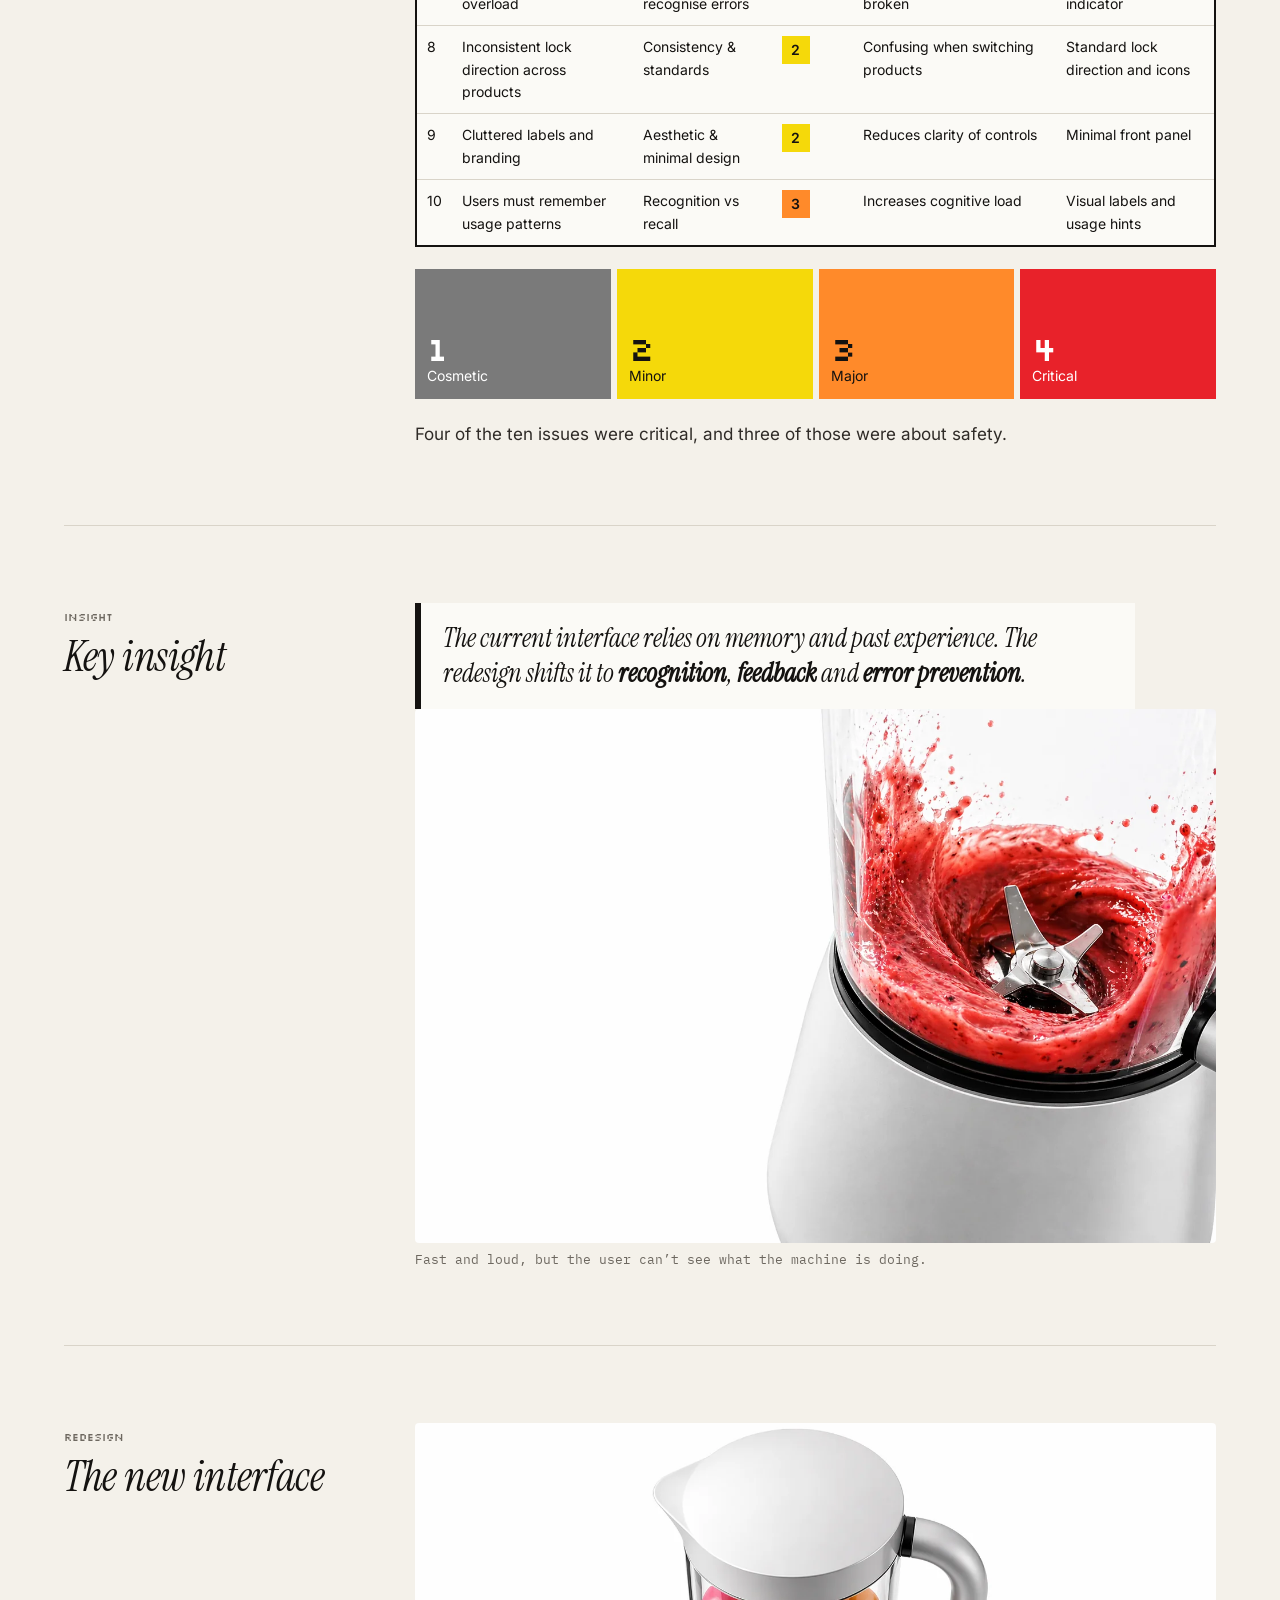
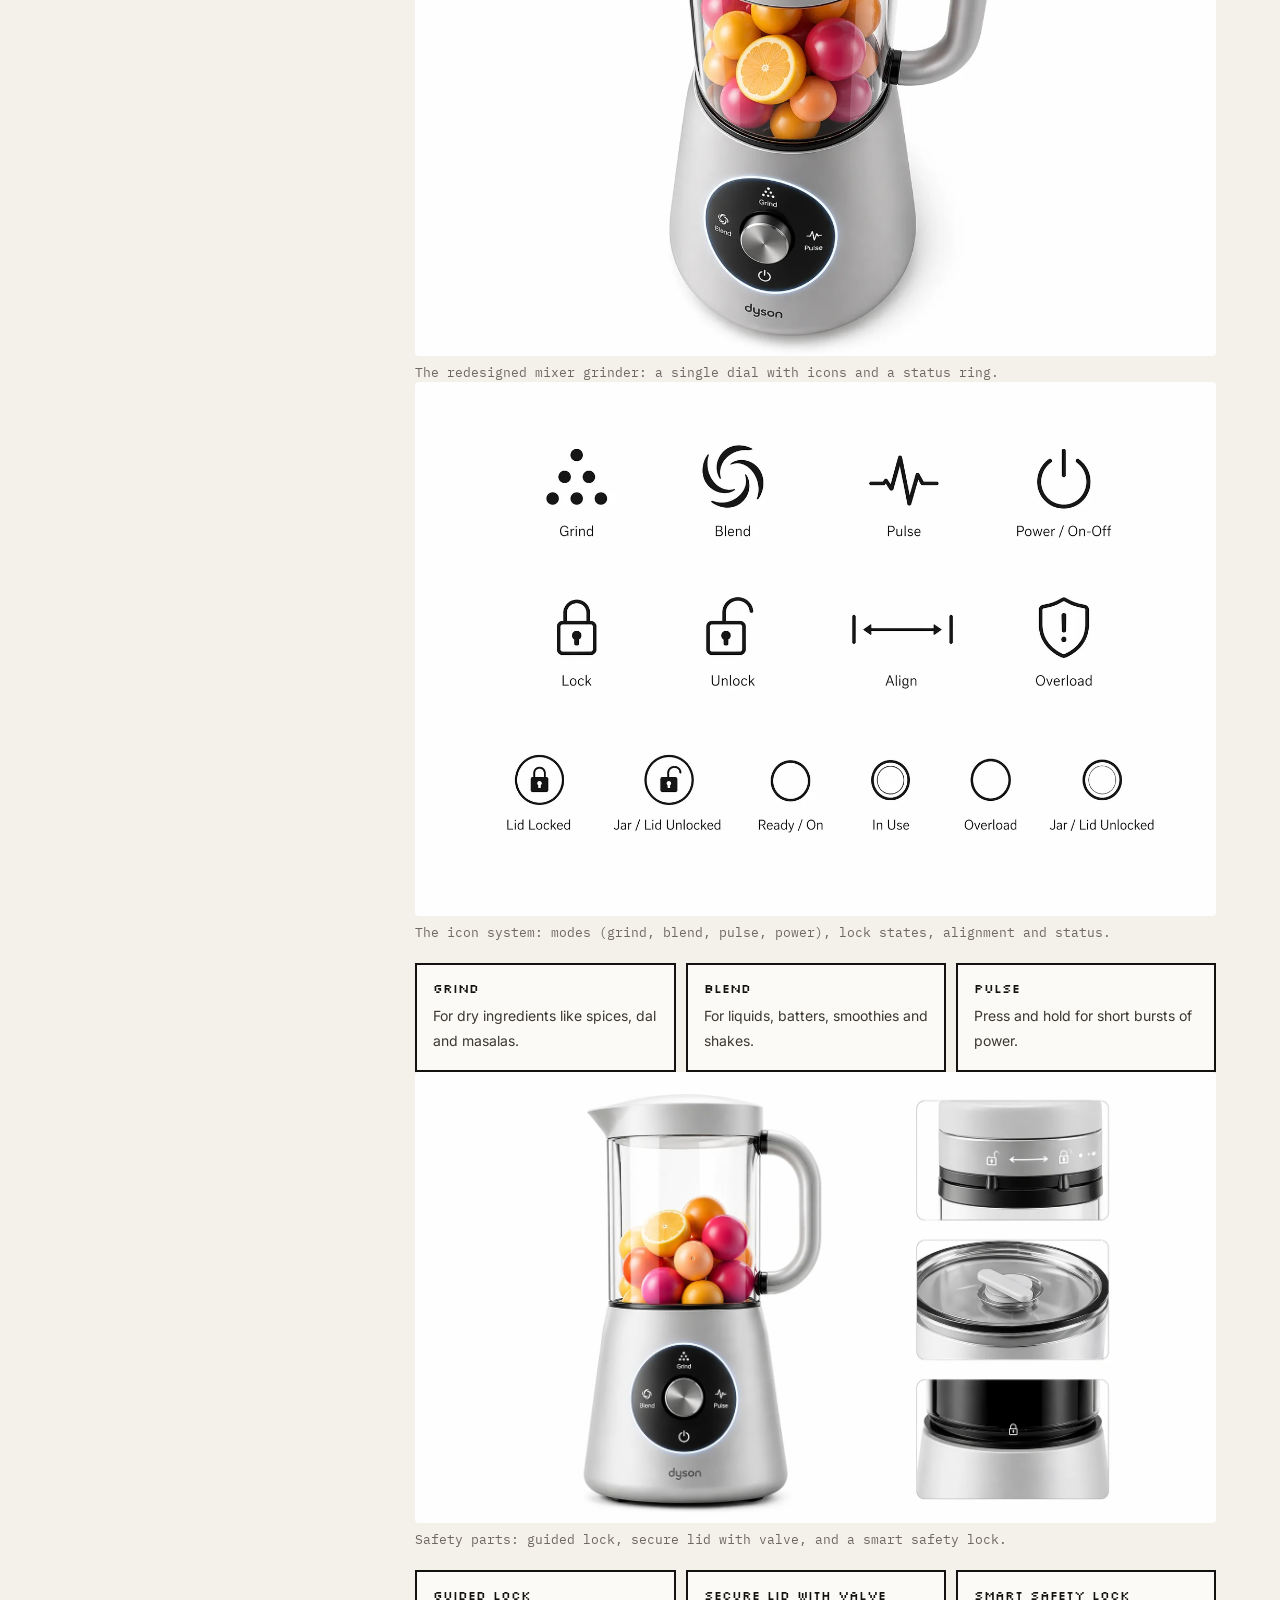
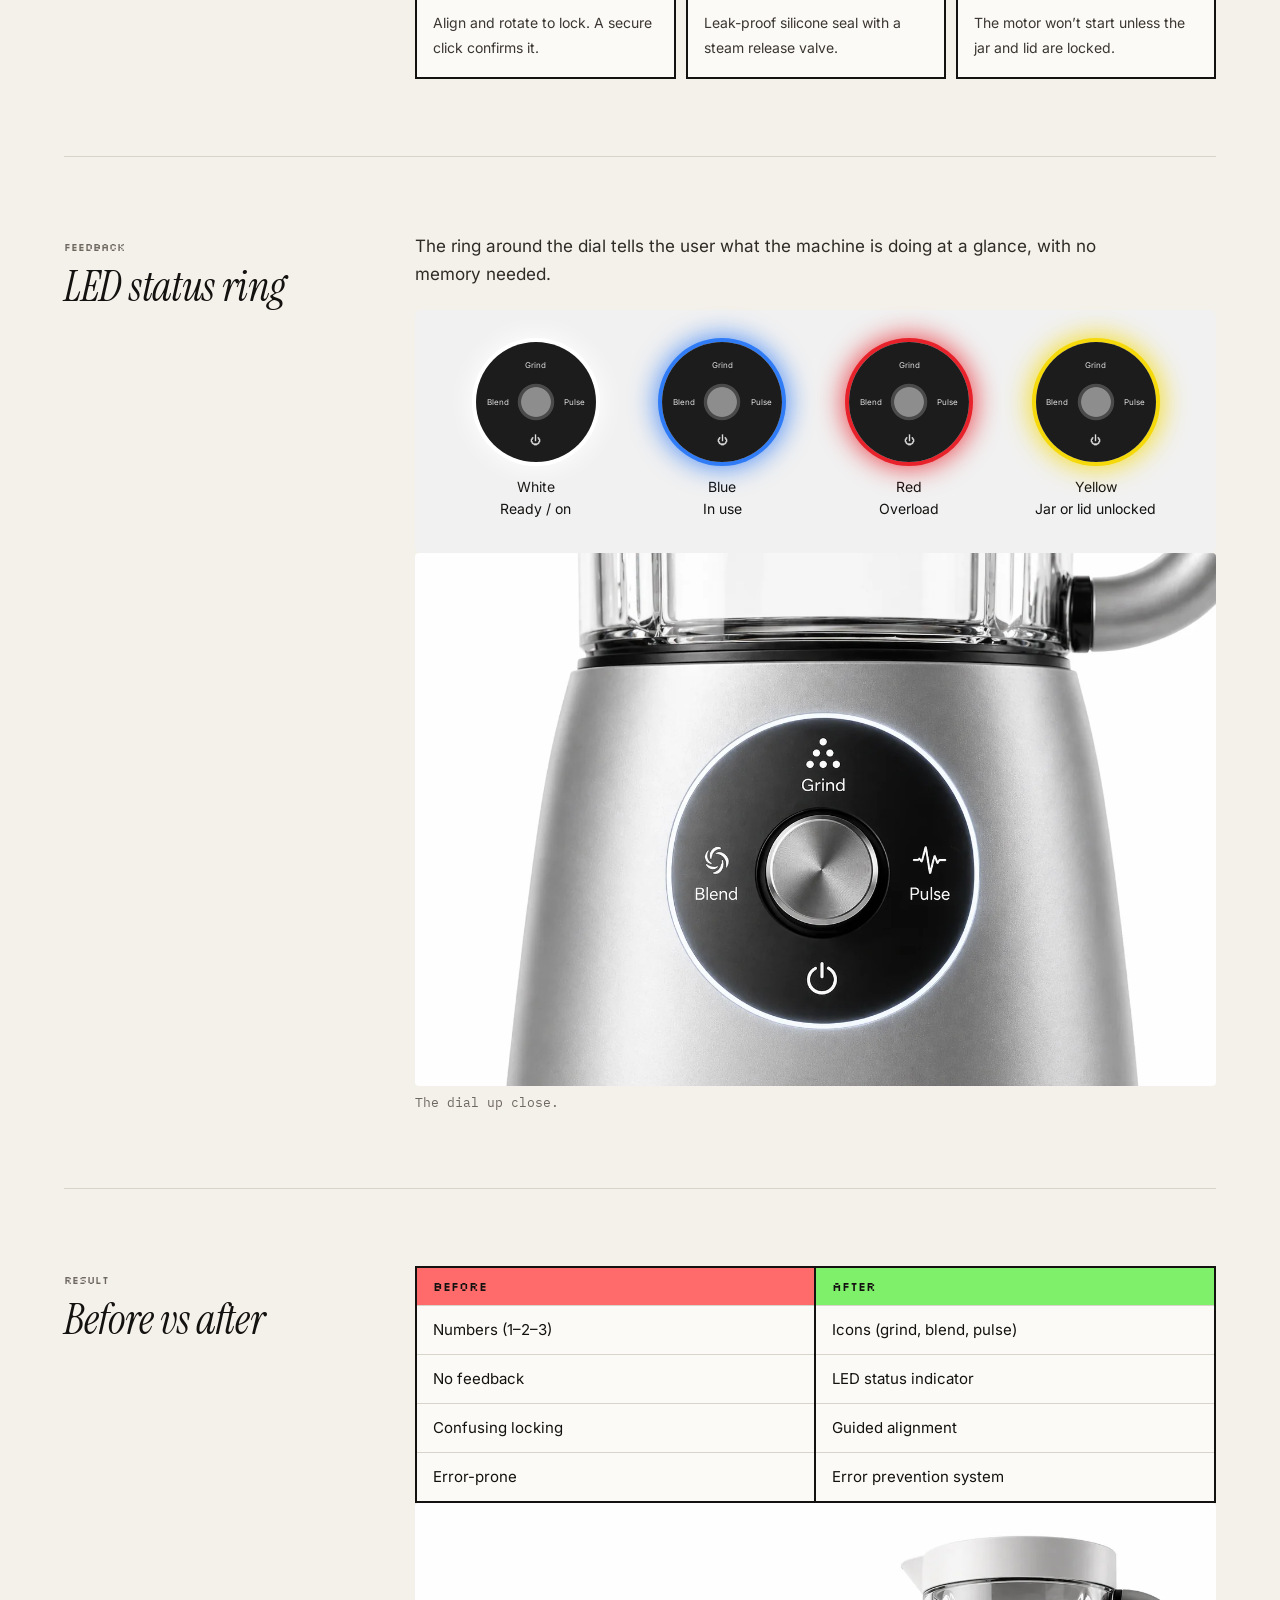
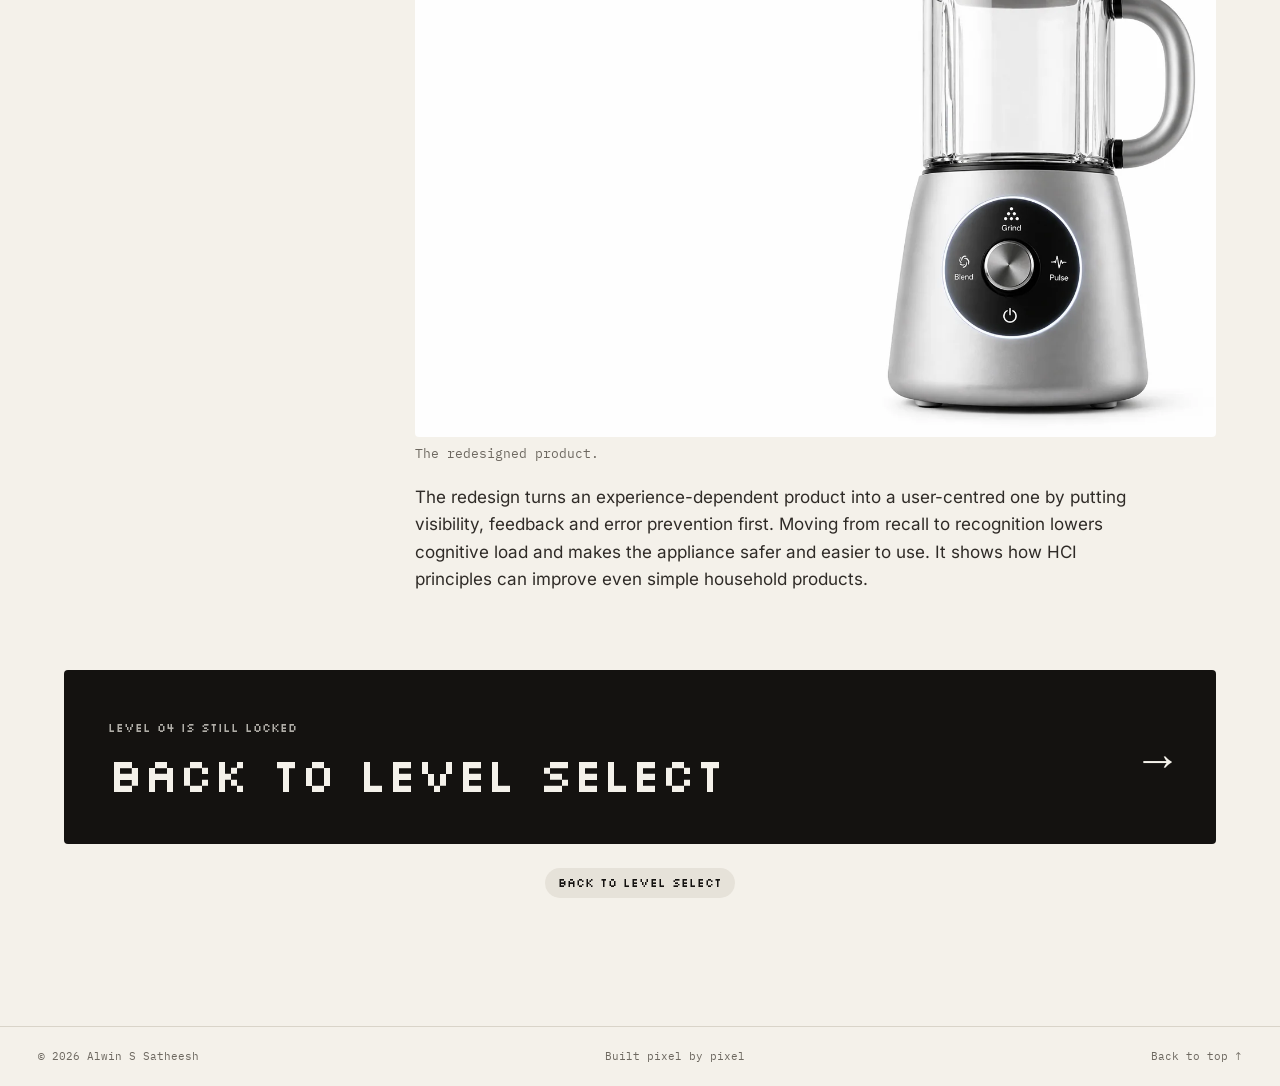
<file: work/mixer.html>
<!DOCTYPE html>
<html lang="en">
<head>
<meta charset="utf-8">
<meta name="viewport" content="width=device-width, initial-scale=1">
<title>Mixer Grinder Redesign — Alwin S Satheesh</title>
<meta name="description" content="Applying HCI principles and Nielsen’s heuristics to an everyday kitchen appliance.">
<link rel="icon" href="data:image/svg+xml,%3Csvg xmlns='http://www.w3.org/2000/svg' viewBox='0 0 8 8' shape-rendering='crispEdges'%3E%3Crect width='8' height='8' fill='%23141210'/%3E%3Crect x='1' y='1' width='6' height='4' fill='%23e8f1d4'/%3E%3Crect x='5' y='6' width='1' height='1' fill='%23b3164c'/%3E%3Crect x='1' y='6' width='2' height='1' fill='%23e8f1d4'/%3E%3C/svg%3E">
<link rel="stylesheet" href="../css/fonts.css">
<link rel="stylesheet" href="../css/style.css">
<link rel="stylesheet" href="../css/case.css">
</head>
<body style="--acc:#2F7CF6;--acc-ring:#141210">
<header class="top">
  <a class="logo" href="../index.html" aria-label="Home">AS</a>
  <nav class="nav" aria-label="Main"><a href="../index.html#work">← All levels</a><a href="../index.html#contact">Contact</a></nav>
  <div class="top-r"></div>
</header>
<main>
  <section class="c-hero">
    <div class="wrap v2">
      <div class="rv">
        <span class="lvchip"><svg data-art="blender" aria-hidden="true"></svg>LVL 03 · Mixer UI</span>
        <h1>Mixer Grinder Redesign</h1>
        <p class="sub">Applying HCI principles and Nielsen’s heuristics to an everyday kitchen appliance.</p>
        <dl class="meta"><div><dt>Context</dt><dd>IXD523 · Human Computer Interaction (CA-3)</dd></div><div><dt>Type</dt><dd>Product interface redesign</dd></div><div><dt>Method</dt><dd>Heuristic evaluation</dd></div><div><dt>Designer</dt><dd>Alwin S Satheesh</dd></div></dl>
      </div>
      <div class="rv"><div class="scene white fill"><img src="../assets/work/mixer/final.webp" alt="The redesigned mixer grinder with fruit splashing around it"></div></div>
    </div>
  </section>
  <section class="band" style="padding-top:20px;padding-bottom:0"><div class="wrap"><div class="tldr rv"><div><h3>The problem</h3><p>A typical mixer grinder relies on memory: numbered speeds, no feedback and a confusing jar lock. That leads to mistakes, and sometimes to safety risks.</p></div><div><h3>The solution</h3><p>A recognition-based control panel: icons for Grind, Blend and Pulse, an LED status ring, a guided lock, and an interlock that stops the motor if the jar or lid isn’t secure.</p></div><div><h3>What I did</h3><p>Interface breakdown, a heuristic evaluation of 10 issues with severity ratings, an icon system, and a redesigned control panel and safety system.</p></div></div></div></section>
  <section class="band"><div class="wrap"><section class="sec"><div class="sec-l rv"><span>Context</span><h2>Objective</h2></div><div class="sec-r rv"><p class=lead>The goal was to evaluate and redesign a mixer grinder interface using HCI principles and Nielsen’s usability heuristics, improving usability, safety and overall experience.</p><div class="duo"><div><img loading="lazy" src="../assets/work/mixer/typical.webp" alt="A standard white mixer grinder with a single rotary knob"></div><div class="txt"><p>I chose a standard mixer grinder found in most Indian households. Its interface is a lid closure, a jar placement and locking system, a rotary speed knob (0–1–2–3) and a pulse function. There are numbers on the knob, no feedback indicators, and an unclear locking mechanism.</p></div></div></div></section><section class="sec"><div class="sec-l rv"><span>Evaluate</span><h2>Key usability problems</h2></div><div class="sec-r rv"><figure class="f"><div class="frame panel"><img loading="lazy" src="../assets/work/mixer/problems.webp" alt="Looking at the product from every angle: the knob, the jar, the lid, and the base."></div><figcaption>Looking at the product from every angle: the knob, the jar, the lid, and the base.</figcaption></figure><ul class="list"><li>No clear system status</li><li>Confusing speed controls</li><li>No feedback during operation</li><li>Heavy reliance on user memory</li><li>Poor error prevention</li></ul></div></section><section class="sec"><div class="sec-l rv"><span>Heuristics</span><h2>Evaluation & redesign mapping</h2></div><div class="sec-r rv"><div class="scroll"><table class="t stack"><thead><tr><th>#</th><th>Issue</th><th>Heuristic violated</th><th>Severity</th><th>Why it matters</th><th>Proposed fix</th></tr></thead><tbody><tr><td>1</td><td>No clear ON/OFF indication</td><td>Visibility of system status</td><td><span class="sev s3">3</span></td><td>User unsure if the machine is active, a safety risk</td><td>LED ring around the knob</td></tr><tr><td>2</td><td>Speed levels (1–2–3) are unclear</td><td>Match with the real world</td><td><span class="sev s4">4</span></td><td>Users don’t know which speed to use, so they guess</td><td>Icons: grind, blend, pulse</td></tr><tr><td>3</td><td>No proper pulse control</td><td>User control & freedom</td><td><span class="sev s3">3</span></td><td>Hard to control short bursts, food gets over-processed</td><td>Separate press-and-hold pulse button</td></tr><tr><td>4</td><td>Jar alignment is confusing</td><td>Recognition vs recall</td><td><span class="sev s4">4</span></td><td>Users struggle every time</td><td>Arrows and guided grooves</td></tr><tr><td>5</td><td>No confirmation when the jar is locked</td><td>Visibility of system status</td><td><span class="sev s4">4</span></td><td>Can lead to unsafe operation</td><td>“Click” feedback and lock indicator</td></tr><tr><td>6</td><td>Machine runs even if the lid isn’t secure</td><td>Error prevention</td><td><span class="sev s4">4</span></td><td>High risk: spills and injury</td><td>Lid and jar interlock</td></tr><tr><td>7</td><td>No feedback for overload</td><td>Help users recognise errors</td><td><span class="sev s3">3</span></td><td>User thinks the product is broken</td><td>Red overload indicator</td></tr><tr><td>8</td><td>Inconsistent lock direction across products</td><td>Consistency & standards</td><td><span class="sev s2">2</span></td><td>Confusing when switching products</td><td>Standard lock direction and icons</td></tr><tr><td>9</td><td>Cluttered labels and branding</td><td>Aesthetic & minimal design</td><td><span class="sev s2">2</span></td><td>Reduces clarity of controls</td><td>Minimal front panel</td></tr><tr><td>10</td><td>Users must remember usage patterns</td><td>Recognition vs recall</td><td><span class="sev s3">3</span></td><td>Increases cognitive load</td><td>Visual labels and usage hints</td></tr></tbody></table></div><div class="sevscale"><div style="background:#7a7a7a;color:#fff"><b>1</b>Cosmetic</div><div style="background:#f5d90a"><b>2</b>Minor</div><div style="background:#ff8a2a"><b>3</b>Major</div><div style="background:#e8222a;color:#fff"><b>4</b>Critical</div></div><p>Four of the ten issues were critical, and three of those were about safety.</p></div></section><section class="sec"><div class="sec-l rv"><span>Insight</span><h2>Key insight</h2></div><div class="sec-r rv"><blockquote>The current interface relies on memory and past experience. The redesign shifts it to <b>recognition</b>, <b>feedback</b> and <b>error prevention</b>.</blockquote><figure class="f"><div class="frame panel"><img loading="lazy" src="../assets/work/mixer/insight.webp" alt="Fast and loud, but the user can’t see what the machine is doing."></div><figcaption>Fast and loud, but the user can’t see what the machine is doing.</figcaption></figure></div></section><section class="sec"><div class="sec-l rv"><span>Redesign</span><h2>The new interface</h2></div><div class="sec-r rv"><figure class="f"><div class="frame panel"><img loading="lazy" src="../assets/work/mixer/redesign.webp" alt="The redesigned mixer grinder: a single dial with icons and a status ring."></div><figcaption>The redesigned mixer grinder: a single dial with icons and a status ring.</figcaption></figure><figure class="f"><div class="frame panel"><img loading="lazy" src="../assets/work/mixer/icons.webp" alt="The icon system: modes (grind, blend, pulse, power), lock states, alignment and status."></div><figcaption>The icon system: modes (grind, blend, pulse, power), lock states, alignment and status.</figcaption></figure><div class="feat"><div><b>Grind</b><span>For dry ingredients like spices, dal and masalas.</span></div><div><b>Blend</b><span>For liquids, batters, smoothies and shakes.</span></div><div><b>Pulse</b><span>Press and hold for short bursts of power.</span></div></div><figure class="f"><div class="frame panel"><img loading="lazy" src="../assets/work/mixer/parts.webp" alt="Safety parts: guided lock, secure lid with valve, and a smart safety lock."></div><figcaption>Safety parts: guided lock, secure lid with valve, and a smart safety lock.</figcaption></figure><div class="feat"><div><b>Guided lock</b><span>Align and rotate to lock. A secure click confirms it.</span></div><div><b>Secure lid with valve</b><span>Leak-proof silicone seal with a steam release valve.</span></div><div><b>Smart safety lock</b><span>The motor won’t start unless the jar and lid are locked.</span></div></div></div></section><section class="sec"><div class="sec-l rv"><span>Feedback</span><h2>LED status ring</h2></div><div class="sec-r rv"><p>The ring around the dial tells the user what the machine is doing at a glance, with no memory needed.</p><div class="leds"><div class="led"><div class="dial" style="--c:#ffffff;--g:rgba(255,255,255,.9)"><i>Grind</i><i>Blend</i><i>Pulse</i><i>⏻</i></div>White<br>Ready / on</div><div class="led"><div class="dial" style="--c:#2f7cf6;--g:rgba(47,124,246,.8)"><i>Grind</i><i>Blend</i><i>Pulse</i><i>⏻</i></div>Blue<br>In use</div><div class="led"><div class="dial" style="--c:#e8222a;--g:rgba(232,34,42,.8)"><i>Grind</i><i>Blend</i><i>Pulse</i><i>⏻</i></div>Red<br>Overload</div><div class="led"><div class="dial" style="--c:#f5d90a;--g:rgba(245,217,10,.85)"><i>Grind</i><i>Blend</i><i>Pulse</i><i>⏻</i></div>Yellow<br>Jar or lid unlocked</div></div><figure class="f"><div class="frame panel"><img loading="lazy" src="../assets/work/mixer/dial.webp" alt="The dial up close."></div><figcaption>The dial up close.</figcaption></figure></div></section><section class="sec"><div class="sec-l rv"><span>Result</span><h2>Before vs after</h2></div><div class="sec-r rv"><div class="ba"><div class="b"><h4>Before</h4><ul><li>Numbers (1–2–3)</li><li>No feedback</li><li>Confusing locking</li><li>Error-prone</li></ul></div><div class="a"><h4>After</h4><ul><li>Icons (grind, blend, pulse)</li><li>LED status indicator</li><li>Guided alignment</li><li>Error prevention system</li></ul></div></div><figure class="f"><div class="frame panel"><img loading="lazy" src="../assets/work/mixer/after.webp" alt="The redesigned product."></div><figcaption>The redesigned product.</figcaption></figure><p>The redesign turns an experience-dependent product into a user-centred one by putting visibility, feedback and error prevention first. Moving from recall to recognition lowers cognitive load and makes the appliance safer and easier to use. It shows how HCI principles can improve even simple household products.</p></div></section>
    <a class="next" href="../index.html#work"><div><small>Level 04 is still locked</small><b>Back to level select</b></div><span class="arr">→</span></a>
    <div class="backrow"><a class="pill" href="../index.html#work">Back to level select</a></div>
  </div></section>
</main>
<footer><span>© 2026 Alwin S Satheesh</span><span>Built pixel by pixel</span><a href="#">Back to top ↑</a></footer>
<div class="lb" id="lb" role="dialog" aria-label="Enlarged image"><button type="button">Close ✕</button><img alt=""></div>
<script src="../js/art-data.js"></script>
<script src="../js/pixels.js"></script>
<script src="../js/main.js"></script>
<script src="../js/case.js"></script>
</body>
</html>
</file>
<file: css/fonts.css>
@font-face{font-family:"Silkscreen";src:url(../assets/fonts/silkscreen-latin-400-normal.woff2) format("woff2");font-weight:400;font-display:swap}
@font-face{font-family:"Silkscreen";src:url(../assets/fonts/silkscreen-latin-700-normal.woff2) format("woff2");font-weight:700;font-display:swap}
@font-face{font-family:"Instrument Serif";src:url(../assets/fonts/instrument-serif-latin-400-normal.woff2) format("woff2");font-style:normal;font-display:swap}
@font-face{font-family:"Instrument Serif";src:url(../assets/fonts/instrument-serif-latin-400-italic.woff2) format("woff2");font-style:italic;font-display:swap}
@font-face{font-family:"Inter";src:url(../assets/fonts/inter-latin-400-normal.woff2) format("woff2");font-weight:400;font-display:swap}
@font-face{font-family:"Inter";src:url(../assets/fonts/inter-latin-500-normal.woff2) format("woff2");font-weight:500;font-display:swap}
@font-face{font-family:"Inter";src:url(../assets/fonts/inter-latin-600-normal.woff2) format("woff2");font-weight:600;font-display:swap}
@font-face{font-family:"IBM Plex Mono";src:url(../assets/fonts/ibm-plex-mono-latin-400-normal.woff2) format("woff2");font-weight:400;font-display:swap}
</file>
<file: css/style.css>
/*
VOICE: playful but quiet — a designer's portfolio that behaves like a handheld game.
IDEA: the page is a console box + manual: one playable device, then the "player profile" and "level select".
PICTURE: the TETRA handheld, live and clickable, centred in lots of air.
COLOUR and TYPE: warm off-white console plastic, ink black, gray card fields, magenta from the A/B buttons. Silkscreen pixel type + Instrument Serif italic + Inter.
LAYOUT: centred hero, two-column profile, Macintosh-style strip cards, calm footer.
*/
:root{
  color-scheme:light;
  --bg:#f4f1ea; --ink:#141210; --muted:#6d6860; --line:#d9d4c9;
  --card:#e7e3da; --card-2:#ddd8cd; --chip:#e6e2d9;
  --accent:#b3164c; --accent-soft:#f3d5df; --lilac:#e4e0f3; --yellow:#f5d90a;
  --lcd:#0d0f0b; --lcd-ink:#e8f1d4;
  --px:"Silkscreen",ui-monospace,monospace;
  --serif:"Instrument Serif",Georgia,serif;
  --sans:"Inter",system-ui,-apple-system,"Segoe UI",sans-serif;
  --mono:"IBM Plex Mono",ui-monospace,monospace;
  --cursor:url("data:image/svg+xml,%3Csvg xmlns='http://www.w3.org/2000/svg' width='22' height='32' viewBox='0 0 11 16' shape-rendering='crispEdges'%3E%3Cpath fill='%23fff' d='M1 2h1v1H1zM1 3h1v1H1zM2 3h1v1H2zM1 4h1v1H1zM2 4h1v1H2zM3 4h1v1H3zM1 5h1v1H1zM2 5h1v1H2zM3 5h1v1H3zM4 5h1v1H4zM1 6h1v1H1zM2 6h1v1H2zM3 6h1v1H3zM4 6h1v1H4zM5 6h1v1H5zM1 7h1v1H1zM2 7h1v1H2zM3 7h1v1H3zM4 7h1v1H4zM5 7h1v1H5zM6 7h1v1H6zM1 8h1v1H1zM2 8h1v1H2zM3 8h1v1H3zM4 8h1v1H4zM5 8h1v1H5zM6 8h1v1H6zM7 8h1v1H7zM1 9h1v1H1zM2 9h1v1H2zM3 9h1v1H3zM4 9h1v1H4zM5 9h1v1H5zM6 9h1v1H6zM7 9h1v1H7zM8 9h1v1H8zM1 10h1v1H1zM2 10h1v1H2zM3 10h1v1H3zM4 10h1v1H4zM5 10h1v1H5zM1 11h1v1H1zM2 11h1v1H2zM4 11h1v1H4zM5 11h1v1H5zM1 12h1v1H1zM5 12h1v1H5zM6 12h1v1H6zM5 13h1v1H5zM6 13h1v1H6zM6 14h1v1H6zM7 14h1v1H7z'/%3E%3Cpath fill='%23141210' d='M0 0h1v1H0zM0 1h1v1H0zM1 1h1v1H1zM0 2h1v1H0zM2 2h1v1H2zM0 3h1v1H0zM3 3h1v1H3zM0 4h1v1H0zM4 4h1v1H4zM0 5h1v1H0zM5 5h1v1H5zM0 6h1v1H0zM6 6h1v1H6zM0 7h1v1H0zM7 7h1v1H7zM0 8h1v1H0zM8 8h1v1H8zM0 9h1v1H0zM9 9h1v1H9zM0 10h1v1H0zM6 10h1v1H6zM7 10h1v1H7zM8 10h1v1H8zM9 10h1v1H9zM10 10h1v1H10zM0 11h1v1H0zM3 11h1v1H3zM6 11h1v1H6zM0 12h1v1H0zM2 12h1v1H2zM4 12h1v1H4zM7 12h1v1H7zM0 13h1v1H0zM1 13h1v1H1zM4 13h1v1H4zM7 13h1v1H7zM0 14h1v1H0zM5 14h1v1H5zM8 14h1v1H8zM5 15h1v1H5zM6 15h1v1H6zM7 15h1v1H7z'/%3E%3C/svg%3E") 1 1, auto;
}
*{box-sizing:border-box;min-width:0}
html{scroll-behavior:smooth;scroll-padding-top:72px;overflow-x:clip}
body{margin:0;background:var(--bg);color:var(--ink);font:16px/1.6 var(--sans);overflow-x:clip;cursor:var(--cursor);-webkit-font-smoothing:antialiased}
a{color:inherit}
img{max-width:100%;display:block}
::selection{background:var(--ink);color:var(--bg)}
:focus-visible{outline:2px dashed var(--accent);outline-offset:3px}

/* ---------- top bar ---------- */
.top{position:fixed;inset:0 0 auto 0;z-index:50;display:grid;grid-template-columns:1fr auto 1fr;align-items:center;gap:12px;padding:14px max(3vw,14px);pointer-events:none}
.top>*{pointer-events:auto}
.logo{width:34px;height:34px;display:grid;place-items:center;background:var(--ink);color:var(--bg);font:700 13px/1 var(--px);text-decoration:none;letter-spacing:.5px}
.nav{display:flex;gap:4px;padding:4px;background:color-mix(in srgb,var(--bg) 80%,transparent);backdrop-filter:blur(8px);border-radius:999px}
.nav a,.pill{font:400 12px/1 var(--px);text-decoration:none;padding:9px 13px;border-radius:999px;background:var(--chip);transition:background .15s,color .15s;white-space:nowrap}
.nav a:hover,.pill:hover{background:var(--ink);color:var(--bg)}
.top-r{justify-self:end;display:flex;gap:6px;align-items:center}
.pill{border:0;color:var(--ink);cursor:inherit}
.pill[aria-pressed=false]{opacity:.55}

/* ---------- hero ---------- */
.hero{min-height:100svh;display:flex;flex-direction:column;align-items:center;justify-content:center;padding:84px 16px 80px;position:relative;text-align:center}
.kicker{font:400 clamp(17px,2vw,21px)/1.1 var(--serif);margin:0 0 6px}
.kicker em{display:block;font-size:clamp(26px,3.4vw,38px);font-style:italic}
.console{position:relative;width:min(720px,92vw,calc((100svh - 330px)*1.785));min-width:300px;aspect-ratio:1455/815;margin:10px 0 4px;user-select:none;-webkit-user-select:none;touch-action:manipulation;filter:drop-shadow(0 26px 30px rgba(40,30,20,.16)) drop-shadow(0 4px 6px rgba(40,30,20,.12));animation:drop .9s steps(9) both}
@keyframes drop{from{transform:translateY(-24px);opacity:0}to{transform:none;opacity:1}}
.console>img{width:100%;height:100%;pointer-events:none}
.screen{position:absolute;left:29.6%;top:13.6%;width:40.85%;height:57.25%;border-radius:6px;overflow:hidden;background:var(--lcd);cursor:inherit}
.screen canvas{width:100%;height:100%;image-rendering:pixelated;display:block}
.screen::after{content:"";position:absolute;inset:0;pointer-events:none;background:repeating-linear-gradient(0deg,rgba(255,255,255,.035) 0 1px,transparent 1px 3px),radial-gradient(120% 90% at 30% 15%,rgba(255,255,255,.08),transparent 55%)}
.btn{position:absolute;border:0;padding:0;background:transparent;cursor:inherit;-webkit-tap-highlight-color:transparent}
.btn::before{content:"";position:absolute;inset:-6px}
.btn::after{content:"";position:absolute;inset:0;border-radius:inherit;transition:background .06s}
.btn.on::after{background:rgba(0,0,0,.28)}
.btn.round{border-radius:50%}
.btn.pillb{border-radius:999px}
.b-up{left:10.65%;top:38%;width:5.9%;height:10%;border-radius:4px}
.b-down{left:10.65%;top:58.3%;width:5.9%;height:10.6%;border-radius:4px}
.b-left{left:4.7%;top:48.1%;width:6%;height:10.2%;border-radius:4px}
.b-right{left:16.5%;top:48.1%;width:5.9%;height:10.2%;border-radius:4px}
.b-a{left:86.3%;top:35.3%;width:9.7%;height:17.3%}
.b-b{left:78%;top:49%;width:9.7%;height:17.3%}
.b-select{left:37.6%;top:81.7%;width:9.4%;height:6.4%}
.b-start{left:52.85%;top:81.7%;width:9.4%;height:6.4%}
.b-start.hint{animation:glow 1.1s steps(2) infinite}
@keyframes glow{50%{box-shadow:0 0 0 5px rgba(179,22,76,.35)}}
.keys{font:400 11px/1.4 var(--mono);color:var(--muted);margin:2px 0 0}
.keys kbd{font:inherit;padding:1px 5px;border:1px solid var(--line);border-bottom-width:2px;border-radius:4px;background:#fbfaf6;color:var(--ink)}
h1.chips{margin:18px 0 0;font:400 clamp(24px,3.9vw,44px)/1 var(--px);display:flex;flex-direction:column;align-items:center;gap:6px;letter-spacing:-.5px}
.chips .ln{display:flex;gap:6px;flex-wrap:wrap;justify-content:center}
.chips .ln>span{background:var(--chip);padding:.12em .28em .16em;border-radius:.24em}
.chips .ln>.sm{font-size:.52em;align-self:center;padding:.3em .55em;border-radius:999px;font-family:var(--sans);letter-spacing:0;font-weight:500}
.chips .ln>.amp{font-family:var(--serif);font-style:italic;letter-spacing:0;padding-inline:.22em}
.chips .ln>.l{background:var(--lilac)}.chips .ln>.p{background:var(--accent-soft)}
.corner{position:absolute;bottom:22px;font:400 11px/1.3 var(--mono);color:var(--muted);display:flex;gap:8px;align-items:center}
.corner.l{left:max(3vw,14px)}.corner.r{right:max(3vw,14px)}
.dot{background:var(--yellow);color:var(--ink);padding:3px 7px;border-radius:3px}
.scrollcue{position:absolute;bottom:20px;left:50%;translate:-50% 0;font:400 11px/1 var(--px);text-decoration:none;color:var(--muted);animation:bob 1.2s steps(2) infinite}
@keyframes bob{50%{transform:translateY(4px)}}

/* ---------- sections ---------- */
.band{padding:clamp(70px,10vw,140px) max(5vw,16px)}
.wrap{max-width:1180px;margin:0 auto}
.shead{text-align:center;margin:0 auto clamp(36px,5vw,64px)}
.shead p{font:400 20px/1.1 var(--serif);margin:0}
.shead h2{font:italic 400 clamp(38px,5.6vw,64px)/1.02 var(--serif);margin:2px 0 0;letter-spacing:-.5px}

/* about */
.about{display:grid;grid-template-columns:minmax(0,5fr) minmax(0,7fr);gap:clamp(28px,5vw,80px);align-items:stretch}
.avatar-card{background:var(--card);border-radius:4px;position:relative;min-height:520px;display:flex;align-items:flex-end;justify-content:center;overflow:hidden}
.avatar-card::before{content:"";position:absolute;inset:0;background-image:linear-gradient(var(--card-2) 1px,transparent 1px),linear-gradient(90deg,var(--card-2) 1px,transparent 1px);background-size:24px 24px;opacity:.7}
.avatar-card .floor{position:absolute;left:0;right:0;bottom:0;height:22%;background:var(--card-2)}
.avwrap{position:relative;width:min(58%,260px);aspect-ratio:40/80;margin-bottom:12.5%;padding:0;border:0;background:none;cursor:inherit;z-index:2;transform-origin:50% 100%;-webkit-tap-highlight-color:transparent}
.avwrap:focus-visible{outline-offset:8px}
.avatar{position:absolute;inset:0;width:100%;height:100%;image-rendering:pixelated;transform-origin:50% 100%;animation:breathe 2.8s ease-in-out infinite}
.avatar.f-wave{visibility:hidden}
@keyframes breathe{0%,100%{transform:translateY(0) scaleY(1)}50%{transform:translateY(-.6%) scaleY(1.012)}}
@media (hover:hover){
  .avwrap:hover .f-idle{visibility:hidden}
  .avwrap:hover .f-wave{visibility:visible}
  .avwrap:hover{transform:translateY(-1.5%);transition:transform .35s cubic-bezier(.3,1.6,.5,1)}
}
.avwrap{transition:transform .35s cubic-bezier(.3,1.6,.5,1)}
.avwrap.wave .f-idle{visibility:hidden}
.avwrap.wave .f-wave{visibility:visible}
.avwrap.jump{animation:jump .62s cubic-bezier(.3,0,.3,1)}
@keyframes jump{0%{transform:translateY(0) scale(1,1)}14%{transform:translateY(0) scale(1.07,.91)}46%{transform:translateY(-20%) scale(.95,1.06)}70%{transform:translateY(0) scale(1.06,.93)}86%{transform:translateY(0) scale(.98,1.02)}100%{transform:translateY(0) scale(1,1)}}
.avatar-card .shadow{transition:transform .3s,opacity .3s}
.avatar-card.jumping .shadow{animation:shadow .62s cubic-bezier(.3,0,.3,1)}
@keyframes shadow{46%{transform:scale(.6);opacity:.5}}
.avatar .lid{opacity:0;animation:blink 4.2s steps(1) infinite}
@keyframes blink{0%,94%{opacity:0}95%,98%{opacity:1}}
.avwrap.jump .lid{opacity:1;animation:none}
.fx{position:absolute;inset:0;pointer-events:none;z-index:3;overflow:hidden}
.fx span{position:absolute;font:400 13px/1 var(--px);color:var(--accent);animation:rise 1.1s cubic-bezier(.2,.7,.3,1) forwards;white-space:nowrap}
.fx span.heart{width:14px;height:12px;background:var(--accent);clip-path:polygon(0 25%,14% 0,43% 0,50% 17%,57% 0,86% 0,100% 25%,100% 50%,50% 100%,0 50%)}
@keyframes rise{0%{transform:translate(0,0) scale(.6);opacity:0}15%{transform:translate(0,-12px) scale(1.1);opacity:1}100%{transform:translate(var(--dx,0px),-100px) scale(.9);opacity:0}}
.hint-click{position:absolute;top:14px;left:14px;font:400 10px/1 var(--px);color:var(--muted);background:#fbfaf6;padding:6px 8px;border-radius:999px;animation:bob 1.2s steps(2) infinite;transition:opacity .3s}
.avatar-card.played .hint-click{opacity:0;pointer-events:none}
.avatar-card .shadow{position:absolute;bottom:calc(12.5% - 5px);width:min(40%,180px);height:10px;background:rgba(0,0,0,.12);border-radius:50%}
.tag{position:absolute;bottom:14px;left:50%;translate:-50% 0;background:#fbfaf6;font:400 12px/1 var(--mono);padding:9px 14px;border-radius:999px;display:flex;gap:7px;align-items:center;white-space:nowrap}
.bubble{position:absolute;z-index:4;top:5%;right:5%;background:#fff;font:400 12px/1.3 var(--px);padding:10px 12px;border:2px solid var(--ink);max-width:165px;text-align:left;box-shadow:4px 4px 0 var(--ink);transform-origin:20px 100%;transition:transform .25s cubic-bezier(.3,1.7,.5,1)}
.bubble.pop{transform:scale(1.06) rotate(-1deg)}
.bubble .cur{display:inline-block;width:6px;height:10px;background:var(--ink);margin-left:2px;vertical-align:-1px;animation:caret .8s steps(1) infinite}
@keyframes caret{50%{opacity:0}}
.bubble::after{content:"";position:absolute;left:18px;bottom:-10px;width:12px;height:8px;background:var(--ink);clip-path:polygon(0 0,100% 0,0 100%)}
.bio h3{font:400 clamp(26px,3vw,36px)/1.1 var(--px);margin:0 0 18px;letter-spacing:-.5px}
.bio p{max-width:60ch;margin:0 0 14px;color:#2f2b27;font-size:17px}
.stats{display:grid;grid-template-columns:repeat(2,minmax(0,1fr));border-top:1px solid var(--line);margin:28px 0}
.stats div{padding:12px 0;border-bottom:1px solid var(--line)}
.stats dt{font:400 11px/1 var(--px);color:var(--muted);margin-bottom:6px}
.stats dd{margin:0;font-size:15px;font-weight:500}
.inv-h{font:400 12px/1 var(--px);margin:0 0 10px;color:var(--muted)}
.inv{display:grid;grid-template-columns:repeat(auto-fill,minmax(64px,1fr));gap:8px;margin:0 0 22px;padding:0;list-style:none}
.inv li{aspect-ratio:1;background:var(--card);border:2px solid var(--ink);box-shadow:inset -3px -3px 0 var(--card-2),inset 3px 3px 0 #f3f0e9;display:grid;place-items:center;text-align:center;position:relative;transition:transform .1s steps(2)}
.inv li b{font:700 17px/1 var(--px)}
.inv li small{position:absolute;bottom:4px;left:0;right:0;font:400 8px/1 var(--mono);white-space:nowrap;overflow:hidden;color:var(--muted)}
.inv li:hover{transform:translateY(-3px);background:#fff}
.quests{display:flex;flex-wrap:wrap;gap:6px;padding:0;margin:0;list-style:none}
.quests li{font-size:14px;background:var(--chip);padding:6px 12px;border-radius:999px}

/* work cards (Macintosh strip style) */
.work{display:grid;grid-template-columns:repeat(4,minmax(0,1fr));gap:clamp(12px,1.6vw,22px)}
.level{text-decoration:none;display:flex;flex-direction:column;gap:14px}
.strip{position:relative;aspect-ratio:200/400;background:var(--card);overflow:hidden;border-radius:2px;transition:background .3s ease}
.level:focus-visible .strip{background:var(--hc,var(--card))}
@media (hover:hover){.level:hover .strip{background:var(--hc,var(--card))}.level.locked:hover .strip{animation:shake .32s steps(4)}}
@keyframes shake{25%{transform:translateX(-4px)}50%{transform:translateX(4px)}75%{transform:translateX(-2px)}}
.strip svg.art{position:absolute;width:var(--w,190%);left:var(--x,-30%);top:var(--y,18%);transform:rotate(var(--r,0deg));transition:transform .45s steps(6),left .45s steps(6),top .45s steps(6)}
.level:hover .strip svg.art,.level:focus-visible .strip svg.art{transform:rotate(calc(var(--r,0deg) - 6deg)) scale(1.06)}
.strip .lv{position:absolute;top:12px;left:12px;font:400 11px/1 var(--px);color:var(--muted)}
.strip .tag{bottom:18px}
.strip .tag svg{width:14px;height:14px}
.level h3{font:400 18px/1.15 var(--px);margin:0}
.level p{margin:4px 0 0;font-size:14px;color:var(--muted);line-height:1.45}
.level .go{font:400 11px/1 var(--px);color:var(--accent);margin-top:8px;display:inline-block;opacity:0;transform:translateX(-4px);transition:.2s steps(3)}
.level:hover .go{opacity:1;transform:none}
.level.locked{cursor:not-allowed}
.level.locked .strip{background:repeating-linear-gradient(45deg,var(--card) 0 10px,var(--card-2) 10px 20px)}

/* contact */
.contact{text-align:center}
.contact h2{font:400 clamp(34px,6vw,72px)/1 var(--px);margin:0 0 10px;letter-spacing:-1px}
.contact .sub{font:italic 400 clamp(22px,2.6vw,30px)/1.2 var(--serif);margin:0 0 34px;color:#3b3631}
.links{display:flex;flex-wrap:wrap;gap:8px;justify-content:center}
.links a,.links button{font:400 13px/1 var(--px);text-decoration:none;padding:14px 18px;border:2px solid var(--ink);background:#fbfaf6;box-shadow:4px 4px 0 var(--ink);color:var(--ink);cursor:inherit;transition:transform .08s,box-shadow .08s}
.links a:hover,.links button:hover{transform:translate(2px,2px);box-shadow:2px 2px 0 var(--ink)}
.links a:active,.links button:active{transform:translate(4px,4px);box-shadow:0 0 0 var(--ink)}
.links .primary{background:var(--ink);color:var(--bg)}
.mailtext{font:400 13px/1 var(--mono);color:var(--muted);margin-top:18px}
footer{display:flex;justify-content:space-between;gap:12px;flex-wrap:wrap;padding:22px max(3vw,14px);border-top:1px solid var(--line);font:400 11px/1.4 var(--mono);color:var(--muted)}
footer a{text-decoration:none}

/* reveal + transitions */
.rv{opacity:0;transform:translateY(18px)}
.rv.in{opacity:1;transform:none;transition:opacity .5s steps(5),transform .5s steps(5)}
.wipe{position:fixed;inset:0;z-index:100;display:grid;pointer-events:none}
.wipe i{background:var(--ink);opacity:1;transition:opacity 0s}
.wipe.out i{opacity:0}
.wipe.cover{pointer-events:all}
.wipe.cover i{opacity:1}

@media (max-width:900px){
  .work{grid-template-columns:repeat(2,minmax(0,1fr))}
  .about{grid-template-columns:minmax(0,1fr)}
  .avatar-card{min-height:440px}
}
@media (max-width:600px){
  .top{grid-template-columns:auto 1fr;padding:10px 12px}
  .nav{justify-self:end}
  .top-r{display:none}
  .nav a{padding:8px 10px;font-size:11px}
  .console{width:96vw;min-width:0}
  .corner{display:none}
  .keys{display:none}
  .hero{padding-top:70px}
  .stats{grid-template-columns:1fr}
}
@media (prefers-reduced-motion:reduce){
  *,*::before,*::after{animation:none!important;transition:none!important}
  .rv{opacity:1;transform:none}
  html{scroll-behavior:auto}
}
</file>
<file: css/case.css>
/* Case study pages — same system as the home page, laid out like a game manual. */
.c-hero{padding:120px max(5vw,16px) 40px}
.c-hero .wrap{display:grid;grid-template-columns:minmax(0,8fr) minmax(0,3fr);gap:clamp(28px,5vw,72px);align-items:end}
.lvchip{display:inline-flex;gap:8px;align-items:center;font:400 12px/1 var(--px);background:var(--chip);padding:8px 12px;border-radius:999px;margin-bottom:18px}
.lvchip svg{width:14px;height:14px}
.c-hero h1{font:400 clamp(38px,6vw,76px)/1 var(--px);margin:0 0 14px;letter-spacing:-1.5px;text-wrap:balance}
.c-hero .sub{font:italic 400 clamp(22px,2.6vw,32px)/1.2 var(--serif);margin:0 0 30px;max-width:30ch;color:#2f2b27;text-wrap:balance}
.meta{display:grid;grid-template-columns:repeat(auto-fit,minmax(150px,1fr));border-top:1px solid var(--line);margin:0}
.meta div{padding:12px 16px 12px 0;border-bottom:1px solid var(--line)}
.meta dt{font:400 11px/1 var(--px);color:var(--muted);margin-bottom:6px}
.meta dd{margin:0;font-size:15px;font-weight:500}
.c-hero .strip{aspect-ratio:200/300}
.c-cover{padding:0 max(5vw,16px)}
.c-cover figure{margin:0 auto;max-width:1180px;background:#fff;border-radius:4px;overflow:hidden}
.c-cover figure.f .frame{background:#fff;cursor:default}.c-cover img{width:100%;height:auto;max-height:min(640px,72vh);object-fit:contain}

.tldr{display:grid;grid-template-columns:repeat(3,minmax(0,1fr));gap:2px;background:var(--ink);border:2px solid var(--ink);box-shadow:6px 6px 0 var(--ink)}
.tldr div{background:#fbfaf6;padding:22px}
.tldr h3{font:400 13px/1 var(--px);margin:0 0 10px;color:var(--accent)}
.tldr p{margin:0;font-size:15.5px}

.sec{display:grid;grid-template-columns:minmax(0,3fr) minmax(0,8fr);gap:clamp(20px,4vw,64px);padding:clamp(40px,6vw,80px) 0;border-top:1px solid var(--line)}
.sec:first-child{border-top:0}
.sec-l{position:sticky;top:90px;align-self:start}
.sec-l span{font:400 11px/1 var(--px);color:var(--muted)}
.sec-l h2{font:italic 400 clamp(30px,3.4vw,42px)/1.05 var(--serif);margin:6px 0 0;letter-spacing:-.3px}
.sec-r>*{margin-top:0;margin-bottom:0}.sec-r>*+*{margin-top:22px}
.sec-r p{max-width:66ch;font-size:17px;color:#2f2b27}
.sec-r p.lead{font-size:21px;line-height:1.45;color:var(--ink)}
.sec-r ul.list{margin:0;padding:0;list-style:none;max-width:66ch}
.sec-r ul.list li{padding:9px 0 9px 26px;border-bottom:1px dashed var(--line);position:relative}
.sec-r ul.list li::before{content:"";position:absolute;left:4px;top:17px;width:8px;height:8px;background:var(--ink)}
blockquote{margin:0;padding:18px 22px;border-left:6px solid var(--ink);background:#fbfaf6;font:italic 400 clamp(20px,2.2vw,26px)/1.35 var(--serif);max-width:60ch}

.statrow{display:grid;grid-template-columns:repeat(auto-fit,minmax(150px,1fr));gap:10px}
.stat{background:var(--card);padding:18px;border-radius:2px}
.stat b{display:block;font:400 clamp(34px,4vw,48px)/1 var(--px);letter-spacing:-1px;margin-bottom:8px}
.stat span{font-size:14px;color:#3b3631;line-height:1.4;display:block}

.grid2{display:grid;grid-template-columns:repeat(2,minmax(0,1fr));gap:10px}
.grid3{display:grid;grid-template-columns:repeat(3,minmax(0,1fr));gap:10px}
.card{background:#fbfaf6;border:2px solid var(--ink);padding:18px}
.card h4{font:400 14px/1.2 var(--px);margin:0 0 4px}
.card .who{font-size:13px;color:var(--muted);margin:0 0 12px}
.card ul{margin:0;padding-left:18px;font-size:14.5px}
.card q{display:block;margin-top:12px;font:italic 400 18px/1.3 var(--serif)}
.card h5{font:400 11px/1 var(--px);color:var(--muted);margin:14px 0 6px}

.steps{display:grid;grid-template-columns:repeat(auto-fit,minmax(150px,1fr));gap:0;counter-reset:s;border:2px solid var(--ink)}
.steps div{padding:18px;border-right:2px solid var(--ink);background:#fbfaf6;counter-increment:s}
.steps div:last-child{border-right:0}
.steps div::before{content:counter(s);display:grid;place-items:center;width:28px;height:28px;background:var(--ink);color:var(--bg);font:400 13px/1 var(--px);margin-bottom:12px}
.steps b{display:block;font:400 13px/1.2 var(--px);margin-bottom:6px}
.steps span{font-size:14px;color:#3b3631}

figure.f{margin:0}
figure.f .frame{background:var(--card);border-radius:4px;overflow:hidden;cursor:zoom-in}
figure.f img{width:100%;height:auto;transition:transform .3s steps(4)}
figure.f .frame:hover img{transform:scale(1.015)}
figure.f figcaption{font:400 12.5px/1.4 var(--mono);color:var(--muted);margin-top:8px}
.wide{margin-left:calc(-1 * (3 / 11) * 100% - clamp(20px,4vw,64px))}

table.t{width:100%;border-collapse:collapse;font-size:14px;background:#fbfaf6;border:2px solid var(--ink)}
table.t th{font:400 11px/1.2 var(--px);text-align:left;padding:10px;background:var(--ink);color:var(--bg)}
table.t td{padding:10px;border-top:1px solid var(--line);vertical-align:top}
.sev{display:inline-grid;place-items:center;width:28px;height:28px;font:600 14px/1 var(--sans)}
.sev.s2{background:#f5d90a}.sev.s3{background:#ff8a2a}.sev.s4{background:#e8222a;color:#fff}
.chipsrow{display:flex;flex-wrap:wrap;gap:6px}
.chipsrow span{background:var(--chip);padding:6px 12px;border-radius:999px;font-size:14px}
.swatches{display:grid;grid-template-columns:repeat(4,minmax(0,1fr));gap:10px}
.swatches div{background:#fbfaf6;border:2px solid var(--ink);padding:14px;font-size:14px}
.swatches i{display:block;width:34px;height:34px;border-radius:50%;margin-bottom:10px;border:3px solid #141210}

.next{display:grid;grid-template-columns:minmax(0,1fr) auto;gap:20px;align-items:center;text-decoration:none;background:var(--ink);color:var(--bg);padding:clamp(24px,4vw,44px);border-radius:4px}
.next small{font:400 12px/1 var(--px);opacity:.7}
.next b{display:block;font:400 clamp(28px,4vw,48px)/1.05 var(--px);margin-top:10px;letter-spacing:-1px}
.next .arr{font:400 clamp(30px,4vw,48px)/1 var(--px);transition:transform .2s steps(3)}
.next:hover .arr{transform:translateX(8px)}
.backrow{display:flex;justify-content:center;margin-top:24px}

.lb{position:fixed;inset:0;z-index:90;background:rgba(20,18,16,.92);display:none;place-items:center;padding:4vh 4vw;cursor:zoom-out}
.lb.open{display:grid}
.lb img{max-width:100%;max-height:92vh;width:auto;height:auto;background:#fff}
.lb button{position:absolute;top:14px;right:14px;font:400 12px/1 var(--px);background:var(--bg);border:0;padding:12px 14px;cursor:inherit}

@media (max-width:900px){
  .c-hero .wrap{grid-template-columns:minmax(0,1fr)}
  .c-hero .strip{display:none}
  .sec{grid-template-columns:minmax(0,1fr)}
  .sec-l{position:static}
  .wide{margin-left:0}
  .grid3{grid-template-columns:1fr}
}
@media (max-width:600px){
  .tldr{grid-template-columns:1fr}
  .grid2{grid-template-columns:1fr}
  .swatches{grid-template-columns:repeat(2,minmax(0,1fr))}
  .steps div{border-right:0;border-bottom:2px solid var(--ink)}
  .steps div:last-child{border-bottom:0}
  table.t{font-size:13px}
  .stack thead{display:none}.stack tr{display:grid;padding-block:10px;border-top:2px solid var(--ink)}
  table.t.stack td{display:flow-root;border:0;padding:4px 10px 4px 8.5em}
  table.t.stack td::before{content:attr(data-l);float:inline-start;width:7.5em;margin-inline-start:-8em;font:400 10px/1.6 var(--px);color:var(--muted)}
}

/* ===== v2: richer case-study blocks ===== */
body{--acc:var(--accent);--acc-ink:var(--ink)}
.c-hero .wrap.v2{grid-template-columns:minmax(0,6fr) minmax(0,5fr);align-items:center}
.scene{position:relative;aspect-ratio:1/1.02;background:var(--acc);border-radius:6px;overflow:hidden}
.scene::before{content:"";position:absolute;inset:0;background-image:radial-gradient(rgba(0,0,0,.09) 1.2px,transparent 1.3px);background-size:16px 16px}
.scene img{position:absolute;height:auto;filter:drop-shadow(0 18px 22px rgba(0,0,0,.18))}
.scene .fl{animation:float 3.2s steps(6) infinite alternate}
.scene .fl.d2{animation-duration:2.6s;animation-delay:-1s}.scene .fl.d3{animation-duration:3.8s;animation-delay:-2s}
@keyframes float{from{transform:translateY(0) rotate(var(--rot,0deg))}to{transform:translateY(-10px) rotate(calc(var(--rot,0deg) + 3deg))}}
.scene.white{background:#fff}.scene.white::before{display:none}
.scene.fill img{inset:0;width:100%;height:100%;object-fit:contain;filter:none}
.lbl{display:inline-block;font:400 11px/1 var(--px);color:var(--muted);margin-bottom:8px}
.panel{background:#fff;border-radius:6px;overflow:hidden}
.panel img{width:100%;height:auto}
.panel.acc{background:var(--acc)}
.duo{display:grid;grid-template-columns:repeat(2,minmax(0,1fr));gap:12px;align-items:stretch}
.duo img{max-width:100%}
.duo .txt{background:var(--card);padding:clamp(18px,3vw,30px);border-radius:6px;display:flex;align-items:center}
.duo .txt p{margin:0}
.duo img{width:100%;height:100%;object-fit:cover;border-radius:6px}
.donuts{display:grid;grid-template-columns:repeat(4,minmax(0,1fr));gap:10px}
.donut{background:var(--card);border-radius:6px;padding:18px;text-align:center}
.donut .ring{width:min(120px,80%);aspect-ratio:1;margin:0 auto 12px;border-radius:50%;background:conic-gradient(var(--acc-ring,#141210) calc(var(--v)*1%),var(--acc) 0);display:grid;place-items:center;position:relative}
.donut .ring::after{content:"";position:absolute;inset:18%;border-radius:50%;background:var(--card)}
.donut .ring b{position:relative;z-index:1;font:400 22px/1 var(--px)}
.donut.big .ring{background:var(--ink)}.donut.big .ring::after{display:none}.donut.big .ring b{color:var(--bg);font-size:26px}
.donut span{font-size:14px;line-height:1.4;color:#3b3631;display:block}
.pcard{background:#fbfaf6;border:2px solid var(--ink);display:flex;flex-direction:column}
.pcard .ph{background:var(--acc);aspect-ratio:1/.8;display:flex;align-items:flex-end;justify-content:center;overflow:hidden;border-bottom:2px solid var(--ink)}
.pcard .ph img{width:78%;height:auto;max-height:100%;object-fit:contain;object-position:bottom}
.pcard .bd{padding:16px}
.pcard h4{font:400 14px/1.2 var(--px);margin:0}
.pcard .who{font-size:13px;color:var(--muted);margin:4px 0 10px}
.pcard ul{margin:0;padding-left:18px;font-size:14.5px}
.pcard q{display:block;margin-top:12px;font:italic 400 19px/1.3 var(--serif)}
.emp{display:grid;grid-template-columns:repeat(2,minmax(0,1fr));gap:0;border:2px solid var(--ink)}
.emp>div{padding:18px 20px;background:#fbfaf6}
.emp>div:nth-child(1),.emp>div:nth-child(2){border-bottom:2px solid var(--ink)}
.emp>div:nth-child(odd){border-right:2px solid var(--ink)}
.emp h4{font:400 12px/1 var(--px);margin:0 0 10px;color:var(--muted)}
.emp ul{margin:0;padding-left:18px;font-size:14.5px}
.emp.ttl{border-top:0}
.empname{font:400 14px/1 var(--px);margin:0 0 10px}
table.jr td img{width:22px;height:22px;vertical-align:-5px;margin-right:6px}
table.jr td:first-child{font-weight:600;white-space:nowrap}
table.jr th{background:var(--acc);color:var(--acc-ink)}
.gal{display:flex;gap:16px;overflow-x:auto;max-width:100%;overscroll-behavior-x:contain;scroll-snap-type:x mandatory;padding:4px 4px 16px;margin:0 -4px}
.gal>figure{flex:0 0 auto;width:clamp(150px,22%,210px);margin:0;scroll-snap-align:start;text-align:center}
.gal figcaption{font:400 12px/1.3 var(--mono);color:var(--muted);margin-top:10px}
.gal img{width:100%;height:auto}
.phone{position:relative;border:9px solid #141210;border-radius:30px;overflow:hidden;background:#141210;box-shadow:0 14px 24px rgba(0,0,0,.12)}
.phone img{border-radius:20px}
.galnav{display:flex;gap:6px;justify-content:flex-end;margin-top:-6px}
.galnav button{font:400 12px/1 var(--px);border:2px solid var(--ink);background:#fbfaf6;padding:10px 12px;cursor:inherit;box-shadow:3px 3px 0 var(--ink)}
.galnav button:active{transform:translate(3px,3px);box-shadow:none}
.prods{display:grid;grid-template-columns:repeat(3,minmax(0,1fr));gap:10px}
.prods figure{margin:0;background:#fff;border-radius:6px;padding:18px 18px 12px;display:flex;flex-direction:column;align-items:center;gap:10px}
.prods img{height:clamp(160px,22vw,260px);width:auto;max-width:100%;object-fit:contain}
.prods figcaption{font:400 12px/1 var(--px)}
.survey{display:grid;grid-template-columns:repeat(2,minmax(0,1fr));gap:10px}
.survey div{background:#fff;border-radius:6px;padding:14px 16px}
.survey p{font-size:14px!important;font-weight:500;margin:0 0 8px!important;color:var(--ink)!important}
.survey img{width:100%;height:auto;max-height:170px;object-fit:contain;object-position:left}
.ideas{display:grid;grid-template-columns:repeat(4,minmax(0,1fr));gap:10px}
.ideas div{background:#fbfaf6;border:2px solid var(--ink);padding:14px;display:flex;flex-direction:column;gap:8px}
.ideas b{font:400 12.5px/1.25 var(--px)}
.ideas span{font-size:13.5px;color:#3b3631;line-height:1.4}
.ideas small{margin-top:auto;font:400 10px/1 var(--px);background:var(--ink);color:var(--bg);padding:6px 8px;align-self:flex-start}
.sevscale{display:grid;grid-template-columns:repeat(4,minmax(0,1fr));gap:6px}
.sevscale div{aspect-ratio:1.5;padding:12px;display:flex;flex-direction:column;justify-content:flex-end;font-size:14px}
.sevscale b{font:400 34px/1 var(--px)}
.leds{display:grid;grid-template-columns:repeat(4,minmax(0,1fr));gap:10px;background:#f1f1f1;padding:clamp(18px,3vw,32px);border-radius:6px}
.led{text-align:center;font-size:14px}
.led .dial{width:min(120px,90%);aspect-ratio:1;margin:0 auto 14px;border-radius:50%;background:radial-gradient(circle at 50% 50%,#8d8d8d 0 17%,#4a4a4a 18% 21%,#1c1c1c 22% 100%);position:relative;box-shadow:0 0 0 4px var(--c),0 0 26px 6px var(--g);animation:pulse 1.6s steps(4) infinite alternate}
@keyframes pulse{to{box-shadow:0 0 0 4px var(--c),0 0 12px 2px var(--g)}}
.led .dial i{position:absolute;color:#fff;font:400 8px/1 var(--sans);opacity:.85}
.led .dial i:nth-child(1){top:16%;left:50%;translate:-50% 0}.led .dial i:nth-child(2){left:9%;top:50%;translate:0 -50%}.led .dial i:nth-child(3){right:9%;top:50%;translate:0 -50%}.led .dial i:nth-child(4){bottom:13%;left:50%;translate:-50% 0;font-size:11px}
.feat{display:grid;grid-template-columns:repeat(3,minmax(0,1fr));gap:10px}
.feat div{background:#fbfaf6;border:2px solid var(--ink);padding:16px}
.feat b{display:block;font:400 13px/1.2 var(--px);margin-bottom:6px}
.feat span{font-size:14px;color:#3b3631}
.ba{display:grid;grid-template-columns:repeat(2,minmax(0,1fr));border:2px solid var(--ink)}
.ba>div{padding:0}
.ba h4{margin:0;padding:12px 16px;font:400 13px/1 var(--px)}
.ba .b h4{background:#ff6b6b}.ba .a h4{background:#7ef06a}
.ba ul{list-style:none;margin:0;padding:0}
.ba li{padding:12px 16px;border-top:1px solid var(--line);font-size:15px;background:#fbfaf6}
.ba .b{border-right:2px solid var(--ink)}
@media (max-width:900px){.donuts{grid-template-columns:repeat(2,minmax(0,1fr))}.ideas{grid-template-columns:repeat(2,minmax(0,1fr))}.feat{grid-template-columns:repeat(2,minmax(0,1fr))}.c-hero .wrap.v2{grid-template-columns:minmax(0,1fr)}}
@media (max-width:600px){.duo,.survey,.prods,.emp{grid-template-columns:minmax(0,1fr)}.emp>div{border-right:0!important;border-bottom:2px solid var(--ink)}.emp>div:last-child{border-bottom:0}.ideas,.feat{grid-template-columns:1fr}.leds,.sevscale{grid-template-columns:repeat(2,minmax(0,1fr))}.prods img{height:200px}}
@media (prefers-reduced-motion:reduce){.scene .fl,.led .dial{animation:none}}
figure.f .frame.panel{background:#fff}
figure.f .frame.panel.acc{background:var(--acc);padding:clamp(14px,3vw,32px)}
.duo>div>img{aspect-ratio:4/3;max-height:420px}
@media (min-width:601px){table.jr td:nth-child(4),table.jr td:nth-child(5){white-space:nowrap}}
</file>
